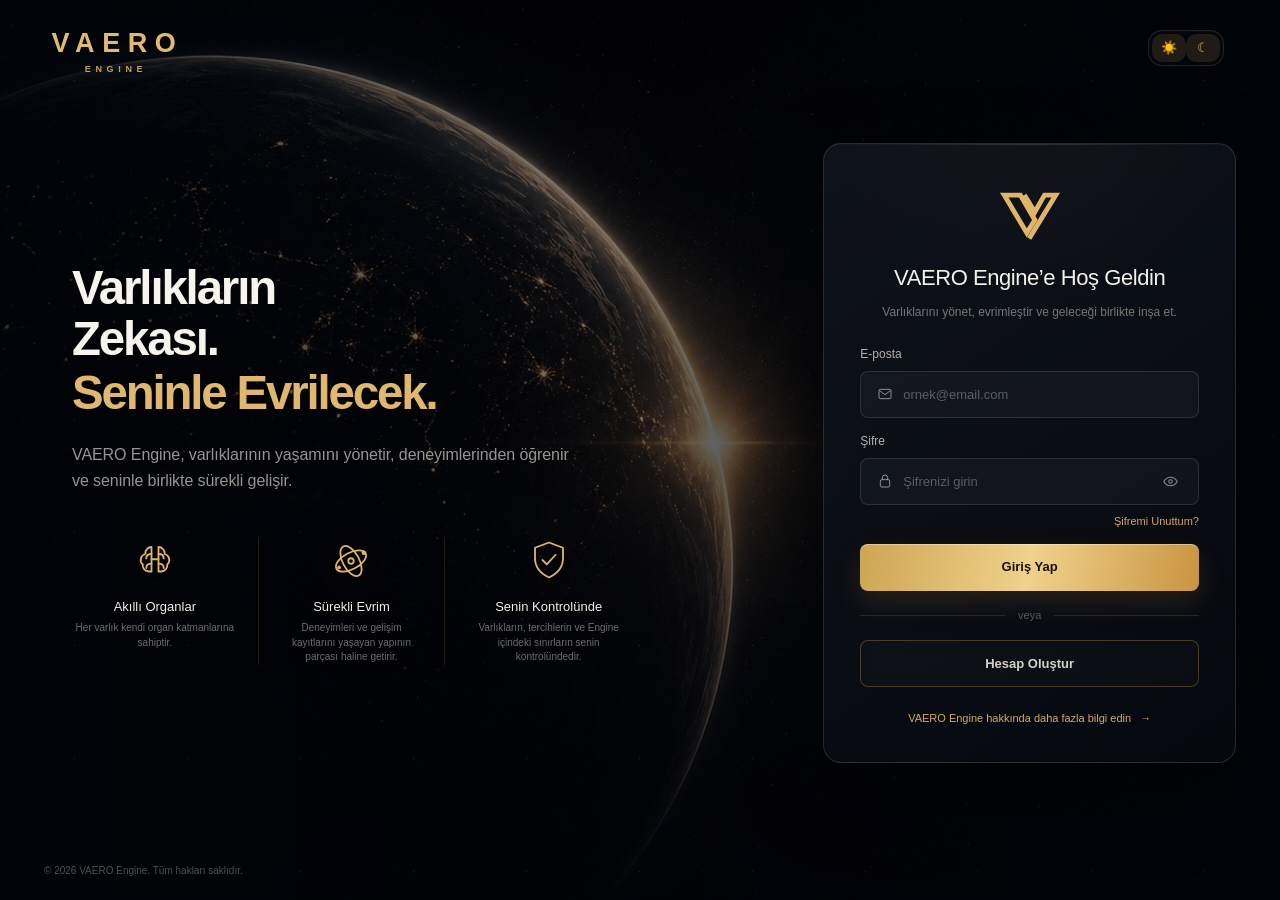
<file: index.html>
<!DOCTYPE html>
<html lang="tr">

<head>

<meta charset="UTF-8">

<meta
    name="viewport"
    content="width=device-width, initial-scale=1.0, maximum-scale=1.0, user-scalable=no"
>

<title>VAERO Engine</title>

<link
    rel="stylesheet"
    href="css/core.css"
>

<link
    rel="stylesheet"
    href="css/layout.css"
>

<link
    rel="stylesheet"
    href="css/components.css?v=build-003"
>

<link
    rel="stylesheet"
    href="css/navigation.css?v=build-003"
>

<link
    rel="stylesheet"
    href="css/engine-home.css?v=build-002"
>

<link
    rel="stylesheet"
    href="css/vaero-app.css?v=build-003"
>

<link
    rel="stylesheet"
    href="css/applications.css?v=build-001"
>

<link
    rel="stylesheet"
    href="css/modal.css"
>

<link
    rel="stylesheet"
    href="css/brain.css"
>

<link
    rel="stylesheet"
    href="css/welcome-screen.css?v=build-029"
>

<link
    rel="stylesheet"
    href="css/welcome-reference.css?v=build-033"
>

<link
    rel="stylesheet"
    href="css/discovery.css?v=build-030"
>

<link
    rel="stylesheet"
    href="css/entity-apps.css?v=build-001"
>

<link
    rel="stylesheet"
    href="css/notifications.css?v=build-001"
>

<!-- ======================================================
     FINAL VISUAL AUTHORITY
     ====================================================== -->

<link
    rel="stylesheet"
    href="css/engine-ui.css?v=build-001"
>

</head>

<body>

<script>
(() => {

    console.clear();

    console.log(
        "🚀 ===== VAERO DEBUG MODE ====="
    );

    window.onerror = (
        message,
        source,
        line,
        column,
        error
    ) => {

        console.group(
            "❌ JAVASCRIPT ERROR"
        );

        console.log(
            "Message :",
            message
        );

        console.log(
            "File    :",
            source
        );

        console.log(
            "Line    :",
            line
        );

        console.log(
            "Column  :",
            column
        );

        console.log(
            "Stack   :",
            error
                ? error.stack
                : "No stack"
        );

        console.groupEnd();

    };

    window.addEventListener(
        "unhandledrejection",
        event => {

            console.group(
                "❌ PROMISE ERROR"
            );

            console.log(
                event.reason
            );

            console.groupEnd();

        }
    );

    window.addEventListener(
        "error",
        event => {

            if(
                event.target !==
                    window
            ){

                console.group(
                    "❌ RESOURCE ERROR"
                );

                console.log(
                    "Element :",
                    event.target.tagName
                );

                console.log(
                    "Source  :",
                    event.target.src ||
                    event.target.href
                );

                console.groupEnd();

            }

        },
        true
    );

    console.log(
        "✅ Debug sistemi hazır."
    );

})();
</script>


<div id="engine"></div>


<!-- ======================================================
     VAERO CORE
     ====================================================== -->

<script
    src="js/build.js?v=build-009"
></script>

<script
    src="js/core.js"
></script>

<script
    src="js/core/events.js"
></script>

<script
    src="js/dna.js"
></script>

<script
    src="js/kernel.js"
></script>

<script
    src="js/entity.js"
></script>

<script
    src="js/entity-manager.js"
></script>


<!-- ======================================================
     IDENTITY
     ====================================================== -->

<script
    src="js/identity.js"
></script>

<script
    src="js/profile.js"
></script>


<!-- ======================================================
     UNIVERSE / WORLD
     ====================================================== -->

<script
    src="js/bridge.js"
></script>

<script
    src="js/graph.js"
></script>

<script
    src="js/universe.js"
></script>

<script
    src="js/world.js"
></script>

<script
    src="js/runtime.js"
></script>


<!-- ======================================================
     ENTITY ORGANS
     ====================================================== -->

<script
    src="js/organ.js"
></script>

<script
    src="js/memory.js"
></script>

<script
    src="js/timeline.js"
></script>

<script
    src="js/guardian.js"
></script>


<!-- ======================================================
     ENGINE DATA AUTHORITY
     ====================================================== -->

<script
    src="js/data.js?v=build-001"
></script>


<!-- ======================================================
     ENGINE PAYMENT AUTHORITY
     ====================================================== -->

<script
    src="js/payment.js?v=build-002"
></script>

<script
    src="js/evolution.js?v=build-026"
></script>

<script
    src="js/organ-status.js"
></script>


<!-- ======================================================
     BRAIN FOUNDATION
     ====================================================== -->

<script
    src="js/brain-intent.js?v=build-009"
></script>

<script
    src="js/brain-action-policy.js?v=build-024"
></script>

<script
    src="js/brain-context.js"
></script>

<script
    src="js/brain-memory.js?v=build-001"
></script>

    <script
    src="js/brain-intelligence.js?v=build-002"
></script>

<script
    src="js/brain-core.js?v=build-001"
></script>

<script
    src="js/brain-actions.js?v=build-001"
></script>

<script
    src="js/brain.js?v=build-009"
></script>

<script
    src="js/brain-awareness.js"
></script>

<script
    src="js/brain-provider.js"
></script>

<script
    src="js/brain-service.js"
></script>

<script
    src="js/brain-skills.js"
></script>

<script
    src="js/brain-mode.js"
></script>


<!-- ======================================================
     UI FOUNDATION
     ====================================================== -->

<script
    src="js/components.js?v=build-030"
></script>

<script
    src="js/theme.js"
></script>

<script
    src="js/ui-kit.js"
></script>

<script
    src="js/app-registry.js"
></script>

<script
    src="js/engine-session.js?v=build-001"
></script>

<script
    src="js/interaction.js?v=build-001"
></script>


<!-- ======================================================
     ENGINE APPLICATIONS
     ====================================================== -->

<!--
    VAERO, VAERO Engine içinde yaşayan resmi
    first-party uygulamadır.

    Ürün, atmosfer, Vision ve Care etkileşimlerini taşır.

    Ödeme altyapısının otoritesi uygulamaya değil
    VAERO Engine Payment System'e aittir.
-->

<script
    src="js/apps/vaero-app.js?v=build-003"
></script>

<script
    src="js/apps/vaero-payment-adapter.js?v=build-002"
></script>

<script
    src="js/apps/vaero-payment-controller.js?v=build-002"
></script>

<script
    src="js/apps/applications-app.js?v=build-001"
></script>

<script
    src="js/apps/profile-app.js?v=build-014"
></script>

<script
    src="js/apps/organs-app.js"
></script>

<script
    src="js/apps/identity-app.js"
></script>

<script
    src="js/apps/timeline-app.js"
></script>

<script
    src="js/apps/memory-app.js"
></script>

<script
    src="js/apps/evolution-app.js"
></script>

<script
    src="js/apps/bridge-app.js"
></script>

<script
    src="js/apps/settings-app.js"
></script>

<script
    src="js/apps/brain-app.js"
></script>

<script
    src="js/apps/discovery-app.js?v=build-028"
></script>

<script
    src="js/apps/welcome-app.js?v=build-032"
></script>


<!-- ======================================================
     ACTION BRIDGE
     ====================================================== -->

<!--
    Actions uygulamalar yüklendikten sonra başlatılır.

    actions-v2.js ana giriş noktasıdır.
    actions-brain.js Brain işlemlerinin genişletilmiş
    devam katmanıdır.
-->

<script
    src="js/actions-v2.js?v=build-032"
></script>

<script
    src="js/actions-brain.js?v=build-001"
></script>

<script
    src="js/notifications.js?v=build-001"
></script>


<!-- ======================================================
     RENDER / ENGINE
     ====================================================== -->

<script
    src="js/renderer.js?v=build-029"
></script>

<script
    src="js/engine.js?v=build-029"
></script>


<!-- ======================================================
     ENGINE START
     ====================================================== -->

<script>

document.addEventListener(
    "DOMContentLoaded",
    () => {

        const discoveryCompleted =
            localStorage.getItem(
                "vaero:discovery:completed"
            ) ===
            "true";


        const welcomeCompleted =
            localStorage.getItem(
                "vaero:welcome:completed:v2"
            ) ===
            "true";


        if(
            window.Engine &&
            typeof window.Engine.start ===
                "function"
        ){

            window.Engine.start();

        }

    }
);

</script>

</body>

</html>
</file>
<file: css/core.css>
/* =========================================================
   VAERO ENGINE — CORE
   GLOBAL TOKENS / RESET / FOUNDATION
   FINAL CONSOLIDATED EDITION
========================================================= */


/* =========================================================
   01. CORE TOKENS
========================================================= */

:root{
    color-scheme:dark;

    /* -----------------------------------------------------
       BASE
    ----------------------------------------------------- */

    --bg:#06101b;
    --bg-deep:#030a12;

    --surface:#0f1926;
    --surface-2:#162434;
    --surface-3:#1d2d40;


    /* -----------------------------------------------------
       BRAND
    ----------------------------------------------------- */

    --gold:#e6d7b0;
    --gold-soft:#f2e2bb;

    --blue:#72b7f2;
    --green:#6ee7a8;

    --warning:#d6a84c;
    --danger:#d46f72;


    /* -----------------------------------------------------
       TEXT
    ----------------------------------------------------- */

    --text:#f5f1e9;

    --muted:
        rgba(
            245,
            241,
            233,
            .64
        );

    --muted-soft:
        rgba(
            245,
            241,
            233,
            .42
        );

    --muted-faint:
        rgba(
            245,
            241,
            233,
            .26
        );


    /* -----------------------------------------------------
       BORDER
    ----------------------------------------------------- */

    --border-soft:
        rgba(
            255,
            255,
            255,
            .065
        );

    --border-strong:
        rgba(
            255,
            255,
            255,
            .13
        );


    /* -----------------------------------------------------
       RADIUS
    ----------------------------------------------------- */

    --radius-xs:10px;
    --radius-sm:13px;
    --radius-md:18px;
    --radius-lg:24px;
    --radius-xl:30px;


    /* -----------------------------------------------------
       SHADOW
    ----------------------------------------------------- */

    --shadow:
        0
        18px
        48px
        rgba(
            0,
            0,
            0,
            .3
        );

    --shadow-soft:
        0
        12px
        34px
        rgba(
            0,
            0,
            0,
            .2
        );

    --shadow-deep:
        0
        28px
        80px
        rgba(
            0,
            0,
            0,
            .42
        );


    /* -----------------------------------------------------
       TRANSITION
    ----------------------------------------------------- */

    --transition:
        .22s
        cubic-bezier(
            .2,
            .8,
            .2,
            1
        );

    --transition-fast:
        .16s
        cubic-bezier(
            .2,
            .8,
            .2,
            1
        );


    /* -----------------------------------------------------
       SAFE AREA
    ----------------------------------------------------- */

    --safe-top:
        env(
            safe-area-inset-top,
            0px
        );

    --safe-right:
        env(
            safe-area-inset-right,
            0px
        );

    --safe-bottom:
        env(
            safe-area-inset-bottom,
            0px
        );

    --safe-left:
        env(
            safe-area-inset-left,
            0px
        );
}


/* =========================================================
   02. GLOBAL RESET
========================================================= */

*,
*::before,
*::after{
    box-sizing:border-box;
}


/* =========================================================
   03. DOCUMENT ROOT
========================================================= */

html{
    width:100%;
    height:100%;

    margin:0;
    padding:0;

    background:
        var(--bg-deep);

    overflow:hidden;

    overscroll-behavior:none;

    -webkit-text-size-adjust:100%;
    text-size-adjust:100%;

    -webkit-tap-highlight-color:
        transparent;
}


/* =========================================================
   04. BODY
========================================================= */

body{
    width:100%;
    height:100%;

    min-width:0;
    min-height:0;

    margin:0;
    padding:0;

    overflow:hidden;

    overscroll-behavior:none;

    background:
        radial-gradient(
            circle at 50% 0%,
            rgba(63,124,175,.025),
            transparent 34%
        ),
        var(--bg);

    color:
        var(--text);

    font-family:
        Inter,
        -apple-system,
        BlinkMacSystemFont,
        "SF Pro Display",
        "SF Pro Text",
        "Segoe UI",
        Arial,
        sans-serif;

    font-size:14px;
    font-weight:400;

    line-height:1.4;

    text-rendering:optimizeLegibility;

    -webkit-font-smoothing:
        antialiased;

    -moz-osx-font-smoothing:
        grayscale;
}


/* =========================================================
   05. TEXT
========================================================= */

h1,
h2,
h3,
h4,
h5,
h6,
p{
    margin:0;
}

h1,
h2,
h3,
h4,
h5,
h6{
    color:
        var(--text);

    font-family:inherit;
}

p{
    color:
        var(--muted);
}


/* =========================================================
   06. TEXT SAFETY
========================================================= */

h1,
h2,
h3,
h4,
h5,
h6,
p,
span,
strong,
small,
label{
    overflow-wrap:break-word;
}


/* =========================================================
   07. INTERACTIVE ELEMENTS
========================================================= */

button,
input,
textarea,
select{
    font:inherit;
}

button{
    margin:0;

    border:0;

    color:inherit;

    -webkit-tap-highlight-color:
        transparent;
}

button:not(:disabled){
    cursor:pointer;
}

button:disabled{
    cursor:not-allowed;

    opacity:.46;
}

input,
textarea,
select{
    min-width:0;

    color:
        var(--text);
}

input::placeholder,
textarea::placeholder{
    color:
        var(--muted-soft);
}

textarea{
    font-family:inherit;
}

select{
    color-scheme:dark;
}


/* =========================================================
   08. REMOVE NATIVE MOBILE APPEARANCE
========================================================= */

button,
input,
textarea,
select{
    -webkit-appearance:none;
    appearance:none;
}


/* =========================================================
   09. LINKS
========================================================= */

a{
    color:inherit;

    text-decoration:none;

    -webkit-tap-highlight-color:
        transparent;
}


/* =========================================================
   10. MEDIA
========================================================= */

img,
svg,
video,
canvas,
picture{
    display:block;

    max-width:100%;
}

img,
video{
    height:auto;
}


/* =========================================================
   11. SVG
========================================================= */

svg{
    flex:
        0
        0
        auto;
}


/* =========================================================
   12. TABLE
========================================================= */

table{
    border-collapse:collapse;
    border-spacing:0;
}


/* =========================================================
   13. FORM SAFETY
========================================================= */

input,
textarea,
button,
select{
    max-width:100%;
}

input,
textarea{
    caret-color:
        var(--gold-soft);
}


/* =========================================================
   14. ACCESSIBILITY
========================================================= */

:focus{
    outline:none;
}

:focus-visible{
    outline:
        2px solid
        rgba(
            232,
            201,
            135,
            .72
        );

    outline-offset:2px;
}


/* =========================================================
   15. EYEBROW
========================================================= */

.eyebrow{
    margin-bottom:10px;

    color:
        var(--gold);

    font-size:8px;
    font-weight:750;

    line-height:1;

    letter-spacing:.17em;

    text-transform:uppercase;
}


/* =========================================================
   16. SELECTION
========================================================= */

::selection{
    background:
        rgba(
            230,
            199,
            141,
            .22
        );

    color:#fff;
}


/* =========================================================
   17. SCROLLBAR FOUNDATION
========================================================= */

*{
    scrollbar-color:
        rgba(
            255,
            255,
            255,
            .11
        )
        transparent;
}

*::-webkit-scrollbar{
    width:5px;
    height:5px;
}

*::-webkit-scrollbar-track{
    background:transparent;
}

*::-webkit-scrollbar-thumb{
    border-radius:999px;

    background:
        rgba(
            255,
            255,
            255,
            .1
        );
}


/* =========================================================
   18. HIDDEN ATTRIBUTE
========================================================= */

[hidden]{
    display:none !important;
}


/* =========================================================
   19. DISABLED INTERACTION SAFETY
========================================================= */

button:disabled,
input:disabled,
textarea:disabled,
select:disabled{
    pointer-events:none;
}


/* =========================================================
   20. TOUCH TARGET BEHAVIOUR
========================================================= */

button,
a,
input,
textarea,
select{
    touch-action:manipulation;
}


/* =========================================================
   21. DESKTOP
========================================================= */

@media (min-width:1000px){

    body{
        font-size:13px;
    }

}


/* =========================================================
   22. MOBILE
========================================================= */

@media (max-width:600px){

    body{
        font-size:12px;
    }

    input,
    textarea,
    select{
        /*
           Prevent iOS Safari automatic zoom
           when focusing form fields.
        */
        font-size:16px;
    }

    .eyebrow{
        margin-bottom:7px;

        font-size:7px;
    }

}


/* =========================================================
   23. SMALL PHONE
========================================================= */

@media (max-width:390px){

    body{
        font-size:11px;
    }

}


/* =========================================================
   24. TOUCH DEVICES
========================================================= */

@media (hover:none){

    button,
    a{
        -webkit-user-select:none;
        user-select:none;
    }

}


/* =========================================================
   25. HIGH CONTRAST
========================================================= */

@media (prefers-contrast:more){

    :root{
        --border-soft:
            rgba(
                255,
                255,
                255,
                .12
            );

        --border-strong:
            rgba(
                255,
                255,
                255,
                .2
            );

        --muted:
            rgba(
                245,
                241,
                233,
                .76
            );
    }

}


/* =========================================================
   26. REDUCED MOTION
========================================================= */

@media (prefers-reduced-motion:reduce){

    html{
        scroll-behavior:auto;
    }

    *,
    *::before,
    *::after{
        animation-duration:
            .01ms !important;

        animation-iteration-count:
            1 !important;

        transition-duration:
            .01ms !important;

        scroll-behavior:
            auto !important;
    }

}


/* =========================================================
   27. IOS VIEWPORT FOUNDATION
========================================================= */

@supports (-webkit-touch-callout:none){

    html,
    body{
        min-height:
            -webkit-fill-available;
    }

}


/* =========================================================
   28. DYNAMIC VIEWPORT FOUNDATION
========================================================= */

@supports (height:100dvh){

    html,
    body{
        height:100dvh;
    }

}


/* =========================================================
   29. FINAL GLOBAL SAFETY
========================================================= */

html,
body{
    max-width:100%;

    overscroll-behavior:none;
}

body{
    isolation:isolate;
}


/* =========================================================
   END — VAERO ENGINE CORE
========================================================= */
</file>
<file: css/layout.css>
/* =========================================================
   VAERO ENGINE — GLOBAL VIEWPORT SHELL
   PREMIUM SYSTEM GEOMETRY
   Stable Desktop + Mobile + Safe Area Architecture
========================================================= */


/* =========================================================
   01. ROOT VIEWPORT
========================================================= */

html{
    width:100%;
    height:100%;
    min-height:100%;
    max-width:100%;

    margin:0;
    padding:0;

    overflow:hidden;

    background:#050c14;

    overscroll-behavior:none;

    -webkit-text-size-adjust:100%;
    text-size-adjust:100%;
}


/* =========================================================
   BODY VIEWPORT
========================================================= */

body{
    position:fixed;

    inset:0;

    width:100%;
    height:100%;
    min-height:100%;
    max-width:100%;

    margin:0;
    padding:0;

    overflow:hidden;

    display:flex;

    align-items:stretch;
    justify-content:center;

    background:
        radial-gradient(
            circle at 50% -10%,
            rgba(34,69,101,.92) 0%,
            rgba(10,24,38,.985) 39%,
            rgba(5,12,20,1) 100%
        );

    color:
        var(
            --text,
            #f5f5f2
        );

    touch-action:manipulation;

    overscroll-behavior:none;

    -webkit-overflow-scrolling:auto;

    -webkit-font-smoothing:antialiased;
    -moz-osx-font-smoothing:grayscale;

    text-rendering:optimizeLegibility;
}


/* =========================================================
   GLOBAL BOX MODEL
========================================================= */

*,
*::before,
*::after{
    box-sizing:border-box;
}


/* =========================================================
   GLOBAL MEDIA SAFETY
========================================================= */

img,
svg,
video,
canvas,
picture{
    max-width:100%;
}

img,
video,
canvas{
    height:auto;
}


/* =========================================================
   ENGINE ROOT
========================================================= */

#engine{
    position:relative;

    isolation:isolate;

    width:100%;
    height:100%;

    min-width:0;
    min-height:0;

    max-width:1440px;

    margin:0 auto;

    padding:
        14px
        16px
        12px;

    display:flex;

    flex-direction:column;

    overflow:hidden;

    contain:
        layout
        paint;
}


/* =========================================================
   ENGINE BACKDROP
========================================================= */

#engine::before{
    content:"";

    position:absolute;

    inset:0;

    z-index:-2;

    pointer-events:none;

    background:
        radial-gradient(
            circle at 78% 9%,
            rgba(73,135,190,.035),
            transparent 27%
        ),

        radial-gradient(
            circle at 18% 64%,
            rgba(194,151,81,.018),
            transparent 31%
        );
}

#engine::after{
    content:"";

    position:absolute;

    top:-160px;
    left:50%;

    z-index:-1;

    width:min(780px,76vw);
    height:330px;

    transform:
        translateX(-50%);

    pointer-events:none;

    border-radius:50%;

    background:
        rgba(55,116,168,.025);

    filter:blur(70px);
}


/* =========================================================
   MAIN ENGINE SHELL
========================================================= */

.vaero-shell{
    position:relative;

    width:100%;
    height:100%;

    min-width:0;
    min-height:0;

    flex:
        1
        1
        auto;

    display:flex;

    flex-direction:column;

    overflow:hidden;

    isolation:isolate;
}


/* =========================================================
   CURRENT SCREEN
========================================================= */

.engine-screen{
    position:relative;

    width:100%;
    height:100%;

    min-width:0;
    min-height:0;

    flex:
        1
        1
        auto;

    display:block;

    overflow:hidden;

    overscroll-behavior:none;
}


/* =========================================================
   PAGE GEOMETRY
========================================================= */

.engine-page,
.vaero-engine-home,
.applications-app{
    position:relative;

    width:100%;
    height:100%;

    min-width:0;
    min-height:0;

    max-width:100%;

    overflow:hidden;
}


/* =========================================================
   ENGINE PAGE
========================================================= */

.engine-page{
    display:flex;

    flex-direction:column;
}


/* =========================================================
   GENERIC SECTION
========================================================= */

.section{
    position:relative;

    width:100%;
    height:auto;

    max-width:100%;

    min-width:0;
    min-height:0;

    padding:20px;

    overflow:hidden;

    border:
        1px solid
        rgba(255,255,255,.055);

    border-radius:21px;

    background:
        linear-gradient(
            180deg,
            rgba(17,28,42,.9),
            rgba(9,17,28,.94)
        );

    box-shadow:
        inset
        0
        1px
        0
        rgba(255,255,255,.018),

        0
        18px
        48px
        rgba(0,0,0,.2);

    backdrop-filter:blur(16px);
    -webkit-backdrop-filter:blur(16px);
}


/* =========================================================
   SECTION INNER SAFETY
========================================================= */

.section > *{
    min-width:0;
}


/* =========================================================
   INTERNAL SCROLL ARCHITECTURE
========================================================= */

.engine-scroll,
.app-scroll,
.panel-scroll{
    position:relative;

    width:100%;

    min-width:0;
    min-height:0;

    overflow-x:hidden;
    overflow-y:auto;

    overscroll-behavior-x:none;
    overscroll-behavior-y:contain;

    -webkit-overflow-scrolling:touch;

    scrollbar-width:thin;

    scrollbar-color:
        rgba(255,255,255,.12)
        transparent;
}


/* =========================================================
   INTERNAL SCROLLBAR — WEBKIT
========================================================= */

.engine-scroll::-webkit-scrollbar,
.app-scroll::-webkit-scrollbar,
.panel-scroll::-webkit-scrollbar{
    width:5px;
    height:5px;
}

.engine-scroll::-webkit-scrollbar-track,
.app-scroll::-webkit-scrollbar-track,
.panel-scroll::-webkit-scrollbar-track{
    background:transparent;
}

.engine-scroll::-webkit-scrollbar-thumb,
.app-scroll::-webkit-scrollbar-thumb,
.panel-scroll::-webkit-scrollbar-thumb{
    border-radius:999px;

    background:
        rgba(255,255,255,.1);
}

.engine-scroll::-webkit-scrollbar-thumb:hover,
.app-scroll::-webkit-scrollbar-thumb:hover,
.panel-scroll::-webkit-scrollbar-thumb:hover{
    background:
        rgba(255,255,255,.16);
}


/* =========================================================
   HIDDEN SCROLLBAR UTILITY
========================================================= */

.scroll-hidden{
    scrollbar-width:none;
}

.scroll-hidden::-webkit-scrollbar{
    display:none;
}


/* =========================================================
   FLEX / GRID OVERFLOW SAFETY
========================================================= */

.vaero-shell,
.engine-screen,
.engine-page,
.engine-scroll,
.app-scroll,
.panel-scroll,
.section{
    min-width:0;
    min-height:0;
}


/* =========================================================
   TEXT OVERFLOW SAFETY
========================================================= */

.engine-screen h1,
.engine-screen h2,
.engine-screen h3,
.engine-screen h4,
.engine-screen p,
.engine-screen span,
.engine-screen strong,
.engine-screen small{
    min-width:0;
}


/* =========================================================
   FORM ELEMENTS
========================================================= */

input,
textarea,
select,
button{
    font-family:inherit;
}

input,
textarea,
select{
    max-width:100%;

    font-size:16px !important;
}

textarea{
    resize:vertical;
}

button{
    -webkit-tap-highlight-color:transparent;
}

button,
input,
select,
textarea{
    outline-offset:2px;
}


/* =========================================================
   BUTTON BASE SAFETY
========================================================= */

button{
    max-width:100%;

    border-radius:inherit;
}


/* =========================================================
   LINKS
========================================================= */

a{
    color:inherit;

    -webkit-tap-highlight-color:transparent;
}


/* =========================================================
   SELECTION
========================================================= */

::selection{
    color:#f8f5ef;

    background:
        rgba(198,158,91,.25);
}


/* =========================================================
   DESKTOP
========================================================= */

@media (min-width:1000px){

    #engine{
        max-width:1360px;

        padding:
            18px
            22px
            14px;
    }

}


/* =========================================================
   LARGE DESKTOP
========================================================= */

@media (min-width:1500px){

    #engine{
        max-width:1480px;

        padding:
            20px
            24px
            15px;
    }

}


/* =========================================================
   ULTRA WIDE
========================================================= */

@media (min-width:1800px){

    #engine{
        max-width:1540px;
    }

}


/* =========================================================
   TABLET
========================================================= */

@media (max-width:900px){

    #engine{
        padding:
            10px
            10px
            8px;
    }

    .section{
        padding:17px;

        border-radius:19px;
    }

}


/* =========================================================
   MOBILE
========================================================= */

@media (max-width:600px){

    html,
    body{
        width:100%;
        height:100%;

        min-width:100%;
        min-height:100%;

        overflow:hidden;
    }

    body{
        position:fixed;

        inset:0;
    }

    #engine{
        width:100%;
        height:100%;

        min-height:0;

        max-width:none;

        padding:
            max(
                5px,
                env(
                    safe-area-inset-top,
                    0px
                )
            )
            7px
            max(
                5px,
                env(
                    safe-area-inset-bottom,
                    0px
                )
            );
    }

    .vaero-shell{
        width:100%;
        height:100%;

        min-height:0;
    }

    .engine-screen{
        width:100%;
        height:100%;

        min-height:0;

        flex:
            1
            1
            auto;
    }

    .engine-page,
    .vaero-engine-home,
    .applications-app{
        height:100%;
    }

    .section{
        padding:14px;

        border-radius:17px;
    }

    .engine-scroll,
    .app-scroll,
    .panel-scroll{
        scrollbar-width:none;
    }

    .engine-scroll::-webkit-scrollbar,
    .app-scroll::-webkit-scrollbar,
    .panel-scroll::-webkit-scrollbar{
        display:none;
    }

}


/* =========================================================
   VERY SMALL PHONES
========================================================= */

@media (max-width:390px){

    #engine{
        padding-left:5px;
        padding-right:5px;
    }

    .section{
        padding:12px;

        border-radius:15px;
    }

}


/* =========================================================
   EXTRA SMALL PHONES
========================================================= */

@media (max-width:350px){

    #engine{
        padding-left:4px;
        padding-right:4px;
    }

    .section{
        padding:10px;

        border-radius:14px;
    }

}


/* =========================================================
   SHORT VIEWPORTS
========================================================= */

@media (max-height:720px){

    #engine{
        padding-top:6px;
        padding-bottom:6px;
    }

    .section{
        padding-top:13px;
        padding-bottom:13px;
    }

}


/* =========================================================
   VERY SHORT VIEWPORTS
========================================================= */

@media (max-height:620px){

    #engine{
        padding-top:4px;
        padding-bottom:4px;
    }

    .section{
        padding-top:10px;
        padding-bottom:10px;
    }

}


/* =========================================================
   LANDSCAPE MOBILE
========================================================= */

@media
(
    max-height:520px
)
and
(
    orientation:landscape
){

    #engine{
        padding:
            4px
            max(
                8px,
                env(
                    safe-area-inset-right,
                    0px
                )
            )
            4px
            max(
                8px,
                env(
                    safe-area-inset-left,
                    0px
                )
            );
    }

    .section{
        padding:10px;

        border-radius:15px;
    }

}


/* =========================================================
   TOUCH DEVICES
========================================================= */

@media (hover:none){

    .engine-scroll,
    .app-scroll,
    .panel-scroll{
        scrollbar-width:none;
    }

    .engine-scroll::-webkit-scrollbar,
    .app-scroll::-webkit-scrollbar,
    .panel-scroll::-webkit-scrollbar{
        display:none;
    }

}


/* =========================================================
   REDUCED MOTION / ACCESSIBILITY
========================================================= */

@media (prefers-reduced-motion:reduce){

    html{
        scroll-behavior:auto;
    }

    *,
    *::before,
    *::after{
        scroll-behavior:auto !important;
    }

}


/* =========================================================
   HIGH CONTRAST SUPPORT
========================================================= */

@media (prefers-contrast:more){

    .section{
        border-color:
            rgba(255,255,255,.13);
    }

}


/* =========================================================
   IOS / SAFARI VIEWPORT STABILITY
========================================================= */

@supports (-webkit-touch-callout:none){

    html,
    body,
    #engine{
        height:100%;
    }

    body{
        min-height:
            -webkit-fill-available;
    }

    #engine{
        min-height:
            -webkit-fill-available;
    }

}


/* =========================================================
   MODERN DYNAMIC VIEWPORT
========================================================= */

@supports (height:100dvh){

    body{
        height:100dvh;
    }

    #engine{
        height:100dvh;
    }

}


/* =========================================================
   VIEWPORT FINAL SAFETY
   ---------------------------------------------------------
   Document itself never scrolls.
   Screen always remains inside Engine.
   Only designated inner areas may scroll.
========================================================= */

html,
body,
#engine,
.vaero-shell,
.engine-screen{
    overflow:hidden;
}

#engine,
.vaero-shell,
.engine-screen,
.engine-page{
    min-height:0;
}

.engine-scroll,
.app-scroll,
.panel-scroll{
    max-height:100%;
}


/* =========================================================
   END — VAERO ENGINE GLOBAL LAYOUT
========================================================= */
</file>
<file: css/components.css>
/* =========================================================
   VAERO ENGINE — SHARED COMPONENT SYSTEM
   Premium Engine Surfaces / Responsive Interaction Layer

   Home UI authority:
   engine-home.css
========================================================= */


/* =========================================================
   COMPONENT TOKENS
========================================================= */

:root{

    --component-radius-xs:10px;
    --component-radius-sm:14px;
    --component-radius-md:18px;
    --component-radius-lg:22px;
    --component-radius-xl:28px;

    --component-surface:
        rgba(255,255,255,.032);

    --component-surface-hover:
        rgba(255,255,255,.052);

    --component-surface-strong:
        rgba(255,255,255,.067);

    --component-border:
        rgba(255,255,255,.075);

    --component-border-hover:
        rgba(230,199,141,.22);

    --component-gold:
        var(--gold-soft);

    --component-gold-glow:
        rgba(214,177,103,.11);

    --component-blue-glow:
        rgba(72,151,217,.11);

    --component-shadow:
        0 18px 50px rgba(0,0,0,.14);

    --component-shadow-hover:
        0 22px 58px rgba(0,0,0,.19);

    --component-inner-highlight:
        inset 0 1px 0 rgba(255,255,255,.035);

    --component-focus:
        0 0 0 3px rgba(230,199,141,.09);

}


/* =========================================================
   SHARED BUTTONS
========================================================= */

.primary-btn,
.secondary-btn{
    position:relative;

    min-width:0;
    min-height:40px;

    padding:0 16px;

    display:inline-flex;
    align-items:center;
    justify-content:center;

    gap:7px;

    border-radius:999px;

    font:inherit;
    font-size:11px;
    font-weight:700;
    line-height:1;

    letter-spacing:.01em;

    white-space:nowrap;

    -webkit-tap-highlight-color:transparent;

    cursor:pointer;

    user-select:none;

    transition:
        transform var(--transition),
        border-color var(--transition),
        background var(--transition),
        color var(--transition),
        box-shadow var(--transition),
        opacity var(--transition);
}

.primary-btn{
    border:
        1px solid
        rgba(243,225,184,.39);

    background:
        linear-gradient(
            115deg,
            #b98943 0%,
            #e5c987 46%,
            #f2dda5 58%,
            #b9873f 100%
        );

    color:#08111c;

    text-shadow:
        0 1px 0
        rgba(255,255,255,.22);

    box-shadow:
        inset 0 1px 0
        rgba(255,255,255,.42),
        inset 0 -1px 0
        rgba(70,42,7,.11),
        0 9px 24px
        rgba(199,157,76,.12);
}

.secondary-btn{
    border:
        1px solid
        var(--component-border);

    background:
        linear-gradient(
            180deg,
            rgba(255,255,255,.038),
            rgba(255,255,255,.018)
        );

    color:rgba(247,248,251,.88);

    box-shadow:
        var(--component-inner-highlight);
}

.primary-btn:hover{
    transform:
        translateY(-1px);

    box-shadow:
        inset 0 1px 0
        rgba(255,255,255,.48),
        inset 0 -1px 0
        rgba(70,42,7,.12),
        0 13px 30px
        rgba(199,157,76,.18);
}

.secondary-btn:hover{
    transform:
        translateY(-1px);

    border-color:
        rgba(230,199,141,.19);

    background:
        linear-gradient(
            180deg,
            rgba(255,255,255,.055),
            rgba(255,255,255,.027)
        );

    color:#fff;

    box-shadow:
        var(--component-inner-highlight),
        0 10px 28px
        rgba(0,0,0,.1);
}

.primary-btn:active,
.secondary-btn:active{
    transform:
        translateY(0)
        scale(.985);
}

.primary-btn:focus-visible,
.secondary-btn:focus-visible{
    outline:none;

    box-shadow:
        var(--component-focus);
}

.primary-btn:disabled,
.secondary-btn:disabled{
    opacity:.38;

    cursor:not-allowed;

    pointer-events:none;

    transform:none;

    box-shadow:none;
}


/* =========================================================
   GENERIC CARD / GRID
========================================================= */

.card{
    position:relative;

    min-width:0;

    border:
        1px solid
        var(--component-border);

    border-radius:
        var(--component-radius-md);

    background:
        linear-gradient(
            145deg,
            rgba(255,255,255,.037),
            rgba(255,255,255,.011)
        );

    box-shadow:
        var(--component-inner-highlight);

    isolation:isolate;
}

.card::before{
    content:"";

    position:absolute;

    inset:0;

    z-index:-1;

    pointer-events:none;

    border-radius:inherit;

    background:
        linear-gradient(
            115deg,
            rgba(255,255,255,.022),
            transparent 26%,
            transparent 74%,
            rgba(255,255,255,.008)
        );
}

.grid{
    display:grid;

    min-width:0;
    min-height:0;

    gap:10px;
}

.grid-2{
    grid-template-columns:
        repeat(
            2,
            minmax(0,1fr)
        );
}


/* =========================================================
   COMMON ENGINE PAGE
========================================================= */

.engine-page{
    width:100%;
    max-width:1180px;
    height:100%;

    min-width:0;
    min-height:0;

    margin:0 auto;

    display:flex;
    flex-direction:column;

    overflow:hidden;

    color:var(--text);
}


/* =========================================================
   PAGE HEADER
========================================================= */

.engine-page-header{
    flex:0 0 auto;

    min-width:0;

    display:flex;
    align-items:flex-end;
    justify-content:space-between;

    gap:20px;

    margin-bottom:16px;
}

.engine-page-header > div{
    min-width:0;
    max-width:680px;
}

.engine-page-header h1{
    max-width:100%;

    margin:5px 0 0;

    overflow:hidden;

    color:#f7f8fa;

    font-size:
        clamp(
            28px,
            3vw,
            37px
        );

    font-weight:470;

    line-height:1.02;

    letter-spacing:-.038em;

    text-overflow:ellipsis;
}

.engine-page-header p{
    max-width:590px;

    margin:8px 0 0;

    color:
        rgba(222,226,232,.53);

    font-size:11px;

    line-height:1.5;
}


/* =========================================================
   PAGE EMPTY / ERROR
========================================================= */

.engine-page-empty,
.engine-error-state{
    flex:1 1 auto;

    min-height:0;

    display:flex;
    flex-direction:column;
    align-items:flex-start;
    justify-content:center;

    padding:
        clamp(
            18px,
            3vw,
            34px
        );
}

.engine-page-empty-icon{
    width:46px;
    height:46px;

    margin-bottom:13px;

    display:grid;
    place-items:center;

    border:
        1px solid
        rgba(230,199,141,.12);

    border-radius:15px;

    background:
        rgba(230,199,141,.035);

    color:var(--gold-soft);

    font-size:23px;

    box-shadow:
        inset 0 1px 0
        rgba(255,255,255,.025);
}

.engine-page-empty h2,
.engine-error-state h1{
    margin:0;

    color:#f3f4f6;

    font-size:23px;
    font-weight:500;

    letter-spacing:-.025em;
}

.engine-page-empty p,
.engine-error-state p{
    max-width:520px;

    margin:8px 0 17px;

    color:var(--muted);

    font-size:11px;
    line-height:1.55;
}


/* =========================================================
   BACK BUTTON
========================================================= */

.engine-back-btn{
    flex:0 0 auto;

    width:max-content;

    margin:0 0 11px;
    padding:4px 0;

    display:inline-flex;
    align-items:center;

    gap:5px;

    border:0;

    background:transparent;

    color:
        rgba(245,241,233,.52);

    font:inherit;

    font-size:10px;
    font-weight:650;

    cursor:pointer;

    -webkit-tap-highlight-color:transparent;

    transition:
        color var(--transition),
        opacity var(--transition),
        transform var(--transition);
}

.engine-back-btn:hover{
    color:var(--gold-soft);

    transform:
        translateX(-1px);
}

.engine-back-btn:focus-visible{
    outline:none;

    color:var(--gold-soft);
}


/* =========================================================
   WORLDS
========================================================= */

.worlds-page{
    display:grid;

    grid-template-rows:
        auto
        minmax(0,1fr);

    gap:0;
}

.worlds-grid{
    min-height:0;

    display:grid;

    grid-template-columns:
        repeat(
            2,
            minmax(0,1fr)
        );

    grid-auto-rows:
        minmax(104px,1fr);

    gap:10px;

    overflow:auto;

    overscroll-behavior:contain;

    scrollbar-width:none;
}

.worlds-grid::-webkit-scrollbar{
    display:none;
}

.world-card{
    position:relative;

    min-width:0;
    min-height:96px;

    padding:15px 16px;

    display:flex;
    align-items:center;

    gap:14px;

    overflow:hidden;

    border:
        1px solid
        var(--component-border);

    border-radius:
        var(--component-radius-md);

    background:
        radial-gradient(
            circle at 7% 46%,
            rgba(64,145,215,.095),
            transparent 31%
        ),
        radial-gradient(
            circle at 94% 0%,
            rgba(218,181,112,.035),
            transparent 25%
        ),
        linear-gradient(
            145deg,
            rgba(255,255,255,.038),
            rgba(255,255,255,.009)
        );

    color:var(--text);

    text-align:left;

    box-shadow:
        var(--component-inner-highlight);

    cursor:pointer;

    -webkit-tap-highlight-color:transparent;

    transition:
        transform var(--transition),
        border-color var(--transition),
        background var(--transition),
        box-shadow var(--transition);
}

.world-card::after{
    content:"";

    position:absolute;

    width:92px;
    height:92px;

    top:-60px;
    right:-50px;

    border-radius:50%;

    background:
        rgba(230,199,141,.035);

    filter:blur(1px);

    pointer-events:none;

    transition:
        transform var(--transition),
        opacity var(--transition);

    opacity:.6;
}

.world-card:hover{
    transform:
        translateY(-2px);

    border-color:
        var(--component-border-hover);

    background:
        radial-gradient(
            circle at 7% 46%,
            rgba(64,145,215,.13),
            transparent 33%
        ),
        radial-gradient(
            circle at 94% 0%,
            rgba(218,181,112,.055),
            transparent 28%
        ),
        linear-gradient(
            145deg,
            rgba(255,255,255,.049),
            rgba(255,255,255,.014)
        );

    box-shadow:
        var(--component-inner-highlight),
        var(--component-shadow);
}

.world-card:hover::after{
    transform:
        scale(1.12);

    opacity:1;
}

.world-card:focus-visible{
    outline:none;

    border-color:
        rgba(230,199,141,.28);

    box-shadow:
        var(--component-focus);
}

.world-card-orbit{
    position:relative;

    width:60px;
    height:60px;

    flex:0 0 60px;

    display:grid;
    place-items:center;

    border:
        1px solid
        rgba(105,176,234,.16);

    border-radius:50%;

    background:
        radial-gradient(
            circle,
            rgba(55,128,188,.025),
            transparent 66%
        );

    box-shadow:
        inset 0 0 26px
        rgba(45,122,184,.025);
}

.world-card-orbit::before{
    content:"";

    position:absolute;

    inset:8px;

    border:
        1px solid
        rgba(230,190,125,.18);

    border-radius:50%;

    transform:
        rotate(-17deg);
}

.world-card-orbit::after{
    content:"";

    position:absolute;

    width:4px;
    height:4px;

    top:7px;
    right:15px;

    border-radius:50%;

    background:
        rgba(230,199,141,.78);

    box-shadow:
        0 0 9px
        rgba(230,199,141,.32);
}

.world-card-orbit span{
    width:27px;
    height:27px;

    border:
        1px solid
        rgba(189,221,255,.38);

    border-radius:50%;

    background:
        radial-gradient(
            circle at 33% 26%,
            #397baa 0%,
            #1d527b 24%,
            #0a2135 54%,
            #04101a 74%
        );

    box-shadow:
        0 0 18px
        rgba(89,164,224,.19),
        inset -7px -7px 12px
        rgba(0,0,0,.42);
}

.world-card-content{
    min-width:0;

    flex:1;

    display:flex;
    flex-direction:column;
}

.world-card-content small{
    margin-bottom:5px;

    color:
        rgba(230,199,141,.78);

    font-size:7px;
    font-weight:780;

    letter-spacing:.145em;

    text-transform:uppercase;
}

.world-card-content strong{
    max-width:100%;

    overflow:hidden;

    color:#f2f4f6;

    font-size:15px;
    font-weight:560;

    letter-spacing:-.015em;

    text-overflow:ellipsis;
    white-space:nowrap;
}

.world-card-content > span{
    max-width:100%;

    margin-top:5px;

    overflow:hidden;

    color:var(--muted);

    font-size:9px;

    text-overflow:ellipsis;
    white-space:nowrap;
}

.world-card-arrow{
    flex:0 0 auto;

    margin-left:auto;

    color:
        rgba(230,199,141,.62);

    font-size:15px;

    transition:
        transform var(--transition),
        color var(--transition);
}

.world-card:hover .world-card-arrow{
    transform:
        translateX(2px);

    color:var(--gold-soft);
}


/* =========================================================
   CREATE WORLD
========================================================= */

.create-page{
    display:grid;

    grid-template-rows:
        auto
        minmax(0,1fr);

    gap:0;
}

.create-layout{
    min-height:0;

    display:grid;

    grid-template-columns:
        minmax(0,1fr)
        minmax(270px,34%);

    gap:12px;

    overflow:hidden;
}

.create-world-form,
.entity-create-form{
    min-width:0;
    min-height:0;

    padding:20px;

    overflow:auto;

    overscroll-behavior:contain;

    scrollbar-width:none;
}

.create-world-form::-webkit-scrollbar,
.entity-create-form::-webkit-scrollbar{
    display:none;
}

.engine-field{
    display:flex;
    flex-direction:column;

    gap:7px;

    margin-top:12px;
}

.engine-field:first-of-type{
    margin-top:0;
}

.engine-field > span{
    color:
        rgba(245,241,233,.63);

    font-size:9px;
    font-weight:680;

    letter-spacing:.015em;
}

.engine-field input,
.engine-field textarea,
.engine-field select{
    width:100%;
    max-width:100%;

    border:
        1px solid
        rgba(255,255,255,.078);

    border-radius:12px;

    background:
        linear-gradient(
            180deg,
            rgba(255,255,255,.031),
            rgba(255,255,255,.019)
        );

    color:var(--text);

    font:inherit;

    outline:none;

    box-shadow:
        inset 0 1px 0
        rgba(255,255,255,.015);

    transition:
        border-color var(--transition),
        background var(--transition),
        box-shadow var(--transition);
}

.engine-field input{
    height:43px;
    min-height:43px;

    padding:0 13px;
}

.engine-field textarea{
    height:84px;
    min-height:84px;

    padding:11px 13px;

    line-height:1.45;

    resize:none;
}

.engine-field select{
    height:43px;

    padding:0 12px;

    appearance:none;
}

.engine-field input::placeholder,
.engine-field textarea::placeholder{
    color:
        rgba(218,222,229,.29);
}

.engine-field input:hover,
.engine-field textarea:hover,
.engine-field select:hover{
    border-color:
        rgba(255,255,255,.105);

    background:
        rgba(255,255,255,.035);
}

.engine-field input:focus,
.engine-field textarea:focus,
.engine-field select:focus{
    border-color:
        rgba(230,199,141,.3);

    background:
        rgba(255,255,255,.042);

    box-shadow:
        var(--component-focus),
        inset 0 1px 0
        rgba(255,255,255,.02);
}

.create-submit{
    width:100%;

    margin-top:14px;
}

.create-preview{
    position:relative;

    min-width:0;
    min-height:0;

    padding:20px;

    display:flex;
    flex-direction:column;
    align-items:center;
    justify-content:center;

    overflow:hidden;

    text-align:center;
}

.create-preview::before{
    content:"";

    position:absolute;

    width:180px;
    height:180px;

    left:50%;
    top:48%;

    border-radius:50%;

    background:
        radial-gradient(
            circle,
            rgba(61,144,209,.095),
            transparent 68%
        );

    transform:
        translate(-50%,-50%);

    pointer-events:none;
}

.create-preview > *{
    position:relative;

    z-index:1;
}

.create-preview-orbit{
    position:relative;

    width:98px;
    height:98px;

    margin:0 auto 15px;

    flex:0 0 98px;

    display:grid;
    place-items:center;

    border:
        1px solid
        rgba(230,190,125,.14);

    border-radius:50%;

    box-shadow:
        0 0 34px
        rgba(85,163,234,.05);
}

.create-preview-orbit::before{
    content:"";

    position:absolute;

    inset:13px;

    border:
        1px solid
        rgba(105,176,234,.16);

    border-radius:50%;
}

.create-preview-orbit::after{
    content:"";

    position:absolute;

    width:5px;
    height:5px;

    left:16px;
    top:22px;

    border-radius:50%;

    background:
        rgba(230,199,141,.7);

    box-shadow:
        0 0 10px
        rgba(230,199,141,.26);
}

.create-preview-orbit span{
    width:43px;
    height:43px;

    border:
        1px solid
        rgba(200,225,250,.4);

    border-radius:50%;

    background:
        radial-gradient(
            circle at 32% 25%,
            #3a7bac,
            #19466c 28%,
            #0b2134 57%,
            #06131e 75%
        );

    box-shadow:
        0 0 24px
        rgba(89,164,224,.2),
        inset -9px -9px 16px
        rgba(0,0,0,.45);
}

.create-preview h2{
    margin:0;

    color:#f2f4f6;

    font-size:19px;
    font-weight:510;

    letter-spacing:-.02em;
}

.create-preview p{
    max-width:300px;

    margin:8px 0 0;

    color:var(--muted);

    font-size:9px;
    line-height:1.5;
}

.create-preview small{
    margin-top:13px;

    color:
        rgba(230,199,141,.75);

    font-size:8px;
}


/* =========================================================
   WORLD PAGE
========================================================= */

.world-page{
    display:grid;

    grid-template-rows:
        auto
        minmax(154px,.92fr)
        minmax(112px,1fr);

    gap:10px;
}

.world-page > .engine-back-btn{
    margin-bottom:0;
}

.world-hero{
    position:relative;

    min-width:0;
    min-height:0;

    margin:0;
    padding:20px 22px;

    overflow:hidden;

    border:
        1px solid
        var(--component-border);

    border-radius:
        var(--component-radius-lg);

    background:
        radial-gradient(
            circle at 89% 71%,
            rgba(49,126,190,.16),
            transparent 36%
        ),
        radial-gradient(
            circle at 12% 0%,
            rgba(230,199,141,.035),
            transparent 27%
        ),
        linear-gradient(
            145deg,
            rgba(255,255,255,.035),
            rgba(255,255,255,.008)
        );

    box-shadow:
        var(--component-inner-highlight);
}

.world-hero::before{
    content:"";

    position:absolute;

    inset:0;

    pointer-events:none;

    background:
        linear-gradient(
            90deg,
            rgba(4,10,17,.08),
            transparent 60%
        );
}

.world-hero-copy{
    position:relative;

    z-index:2;

    max-width:610px;
}

.world-badge{
    display:inline-flex;
    align-items:center;

    min-height:22px;

    padding:0 9px;

    border:
        1px solid
        rgba(230,215,176,.14);

    border-radius:999px;

    background:
        rgba(230,215,176,.043);

    color:
        rgba(234,206,152,.88);

    font-size:7px;
    font-weight:800;

    letter-spacing:.15em;
}

.world-title{
    max-width:72%;

    margin:9px 0 0;

    overflow:hidden;

    color:#f7f8fa;

    font-size:
        clamp(
            27px,
            3vw,
            36px
        );

    font-weight:465;

    line-height:1;

    letter-spacing:-.04em;

    text-overflow:ellipsis;
    white-space:nowrap;
}

.world-description{
    max-width:500px;

    margin:8px 0 0;

    display:-webkit-box;

    overflow:hidden;

    color:
        rgba(218,223,230,.5);

    font-size:9px;
    line-height:1.45;

    -webkit-box-orient:vertical;
    -webkit-line-clamp:2;
}

.world-stats{
    width:min(420px,64%);

    margin-top:14px;

    display:grid;

    grid-template-columns:
        repeat(
            3,
            minmax(0,1fr)
        );

    gap:7px;
}

.world-stat{
    min-width:0;

    padding:9px 10px;

    border:
        1px solid
        rgba(255,255,255,.065);

    border-radius:11px;

    background:
        linear-gradient(
            180deg,
            rgba(255,255,255,.026),
            rgba(255,255,255,.014)
        );

    box-shadow:
        inset 0 1px 0
        rgba(255,255,255,.015);
}

.world-stat strong{
    display:block;

    overflow:hidden;

    color:#f1f3f5;

    font-size:13px;
    font-weight:650;

    text-overflow:ellipsis;
}

.world-stat span{
    display:block;

    margin-top:3px;

    overflow:hidden;

    color:var(--muted);

    font-size:7px;

    text-overflow:ellipsis;
    white-space:nowrap;
}

.world-hero-planet{
    position:absolute;

    right:-54px;
    bottom:-102px;

    width:258px;
    height:258px;

    border-radius:50%;

    background:
        radial-gradient(
            circle at 29% 20%,
            rgba(176,219,255,.88),
            rgba(55,128,187,.9) 9%,
            rgba(24,73,111,.98) 26%,
            rgba(7,31,51,.99) 47%,
            #02080e 72%
        );

    box-shadow:
        -17px -14px 48px
        rgba(93,178,255,.19),
        -4px -5px 17px
        rgba(230,199,141,.055),
        inset -48px -48px 66px
        rgba(0,0,0,.65);

    pointer-events:none;
}

.world-hero-planet::before{
    content:"";

    position:absolute;

    inset:-14px 21px 67px -18px;

    border:
        1px solid
        rgba(188,219,246,.11);

    border-radius:50%;

    transform:
        rotate(-18deg);

    opacity:.75;
}


/* =========================================================
   WORLD ENTITIES AREA
========================================================= */

.world-entities{
    min-height:0;

    display:grid;

    grid-template-rows:
        auto
        minmax(0,1fr);

    overflow:hidden;
}

.world-section-heading{
    flex:0 0 auto;

    margin-bottom:8px;

    display:flex;
    align-items:flex-end;
    justify-content:space-between;

    gap:12px;
}

.world-section-heading .engine-section-label{
    margin-bottom:3px;
}

.world-section-heading h2{
    margin:0;

    color:#eef0f3;

    font-size:18px;
    font-weight:510;

    letter-spacing:-.018em;
}

.world-entity-grid{
    min-height:0;

    display:grid;

    grid-template-columns:
        repeat(
            2,
            minmax(0,1fr)
        );

    grid-auto-rows:
        minmax(66px,1fr);

    gap:7px;

    overflow:auto;

    overscroll-behavior:contain;

    scrollbar-width:none;
}

.world-entity-grid::-webkit-scrollbar{
    display:none;
}

.world-entity-btn{
    min-width:0;
    min-height:62px;

    padding:10px 12px;

    display:flex;
    align-items:center;

    gap:10px;

    border:
        1px solid
        var(--component-border);

    border-radius:14px;

    background:
        linear-gradient(
            145deg,
            rgba(255,255,255,.032),
            rgba(255,255,255,.009)
        );

    color:var(--text);

    text-align:left;

    box-shadow:
        inset 0 1px 0
        rgba(255,255,255,.018);

    cursor:pointer;

    transition:
        transform var(--transition),
        border-color var(--transition),
        background var(--transition),
        box-shadow var(--transition);
}

.world-entity-btn:hover{
    transform:
        translateY(-1px);

    border-color:
        rgba(230,199,141,.18);

    background:
        linear-gradient(
            145deg,
            rgba(255,255,255,.047),
            rgba(255,255,255,.015)
        );

    box-shadow:
        0 10px 28px
        rgba(0,0,0,.1);
}

.world-entity-btn:focus-visible{
    outline:none;

    box-shadow:
        var(--component-focus);
}

.world-entity-symbol{
    width:36px;
    height:36px;

    flex:0 0 36px;

    display:grid;
    place-items:center;

    border:
        1px solid
        rgba(230,199,141,.14);

    border-radius:11px;

    background:
        linear-gradient(
            145deg,
            rgba(230,199,141,.055),
            rgba(88,157,215,.025)
        );

    color:var(--gold-soft);

    font-size:12px;
    font-weight:750;
}

.world-entity-content{
    min-width:0;

    flex:1;

    display:flex;
    flex-direction:column;
    align-items:flex-start;
}

.world-entity-type{
    max-width:100%;

    overflow:hidden;

    color:
        rgba(201,206,214,.44);

    font-size:7px;

    letter-spacing:.1em;

    text-overflow:ellipsis;
    text-transform:uppercase;
    white-space:nowrap;
}

.world-entity-name{
    max-width:100%;

    margin-top:3px;

    overflow:hidden;

    color:#eef1f4;

    font-size:11px;
    font-weight:650;

    text-overflow:ellipsis;
    white-space:nowrap;
}

.world-entity-arrow{
    flex:0 0 auto;

    color:
        rgba(230,199,141,.43);

    font-size:13px;

    transition:
        transform var(--transition),
        opacity var(--transition);

    opacity:.65;
}

.world-entity-btn:hover .world-entity-arrow{
    transform:
        translateX(2px);

    opacity:1;
}

.world-empty{
    min-height:0;
    height:100%;

    display:flex;
    flex-direction:column;
    align-items:center;
    justify-content:center;

    padding:16px;

    text-align:center;
}

.world-empty > span{
    width:43px;
    height:43px;

    display:grid;
    place-items:center;

    border:
        1px solid
        rgba(230,199,141,.11);

    border-radius:14px;

    background:
        rgba(230,199,141,.03);

    color:var(--gold-soft);

    font-size:20px;
}

.world-empty h3{
    margin:9px 0 0;

    color:#eff1f4;

    font-size:16px;
    font-weight:520;
}

.world-empty p{
    max-width:320px;

    margin:6px 0 12px;

    color:var(--muted);

    font-size:9px;

    line-height:1.45;
}


/* =========================================================
   ENTITY CREATE
========================================================= */

.entity-create-page{
    display:grid;

    grid-template-rows:
        auto
        auto
        minmax(0,1fr);

    gap:0;
}

.entity-create-page > .engine-back-btn{
    margin-bottom:8px;
}

.entity-type-grid{
    min-height:0;

    display:grid;

    grid-template-columns:
        repeat(
            4,
            minmax(0,1fr)
        );

    grid-template-rows:
        repeat(
            2,
            minmax(0,1fr)
        );

    gap:8px;

    overflow:auto;

    scrollbar-width:none;
}

.entity-type-grid::-webkit-scrollbar{
    display:none;
}

.entity-type-card{
    position:relative;

    min-width:0;
    min-height:74px;

    padding:11px;

    display:flex;
    flex-direction:column;
    align-items:center;
    justify-content:center;

    gap:7px;

    overflow:hidden;

    border:
        1px solid
        var(--component-border);

    border-radius:15px;

    background:
        linear-gradient(
            145deg,
            rgba(255,255,255,.032),
            rgba(255,255,255,.009)
        );

    color:var(--text);

    box-shadow:
        inset 0 1px 0
        rgba(255,255,255,.018);

    cursor:pointer;

    transition:
        transform var(--transition),
        border-color var(--transition),
        background var(--transition),
        box-shadow var(--transition);
}

.entity-type-card::before{
    content:"";

    position:absolute;

    width:56px;
    height:56px;

    top:-36px;
    right:-32px;

    border-radius:50%;

    background:
        rgba(230,199,141,.04);

    pointer-events:none;
}

.entity-type-card:hover{
    transform:
        translateY(-2px);

    border-color:
        rgba(230,199,141,.2);

    background:
        linear-gradient(
            145deg,
            rgba(255,255,255,.047),
            rgba(255,255,255,.014)
        );

    box-shadow:
        0 12px 28px
        rgba(0,0,0,.1);
}

.entity-type-card:focus-visible{
    outline:none;

    box-shadow:
        var(--component-focus);
}

.entity-type-card > span{
    color:
        rgba(232,202,144,.88);

    font-size:23px;

    line-height:1;
}

.entity-type-card strong{
    max-width:100%;

    overflow:hidden;

    color:#eef0f3;

    font-size:10px;
    font-weight:650;

    text-overflow:ellipsis;
    white-space:nowrap;
}

.entity-create-form{
    width:100%;
    max-width:700px;

    align-self:start;
}

.entity-create-actions{
    margin-top:13px;

    display:flex;
    justify-content:flex-end;

    gap:8px;
}


/* =========================================================
   ENTITY PAGE
========================================================= */

.entity-page{
    display:grid;

    grid-template-rows:
        auto
        auto
        minmax(0,1fr);

    gap:9px;
}

.entity-page > .engine-back-btn{
    margin-bottom:0;
}

.entity-header{
    position:relative;

    min-height:0;

    padding:16px 18px;

    display:flex;
    align-items:center;

    gap:14px;

    overflow:hidden;
}

.entity-header::after{
    content:"";

    position:absolute;

    width:130px;
    height:130px;

    right:-68px;
    top:-68px;

    border-radius:50%;

    background:
        radial-gradient(
            circle,
            rgba(64,142,205,.055),
            transparent 68%
        );

    pointer-events:none;
}

.entity-header-symbol{
    position:relative;

    z-index:1;

    width:54px;
    height:54px;

    flex:0 0 54px;

    display:grid;
    place-items:center;

    border:
        1px solid
        rgba(230,199,141,.16);

    border-radius:16px;

    background:
        linear-gradient(
            145deg,
            rgba(230,199,141,.074),
            rgba(89,164,224,.036)
        );

    color:
        rgba(235,205,146,.9);

    font-size:18px;
    font-weight:750;

    box-shadow:
        inset 0 1px 0
        rgba(255,255,255,.025);
}

.entity-header > div{
    position:relative;

    z-index:1;

    min-width:0;
}

.entity-header h1{
    max-width:100%;

    margin:3px 0 0;

    overflow:hidden;

    color:#f4f5f7;

    font-size:26px;
    font-weight:490;

    letter-spacing:-.032em;

    text-overflow:ellipsis;
    white-space:nowrap;
}

.entity-header p{
    max-width:650px;

    margin:5px 0 0;

    overflow:hidden;

    color:
        rgba(215,220,227,.49);

    font-size:9px;
    line-height:1.45;

    text-overflow:ellipsis;
    white-space:nowrap;
}

.entity-app-grid{
    min-height:0;

    margin:0;

    display:grid;

    grid-template-columns:
        repeat(
            4,
            minmax(0,1fr)
        );

    grid-auto-rows:
        minmax(86px,1fr);

    gap:8px;

    overflow:auto;

    overscroll-behavior:contain;

    scrollbar-width:none;
}

.entity-app-grid::-webkit-scrollbar{
    display:none;
}

.entity-app-link{
    position:relative;

    min-width:0;
    min-height:82px;

    padding:14px;

    display:flex;
    flex-direction:column;
    align-items:flex-start;
    justify-content:center;

    overflow:hidden;

    border:
        1px solid
        var(--component-border);

    border-radius:16px;

    background:
        linear-gradient(
            145deg,
            rgba(255,255,255,.032),
            rgba(255,255,255,.009)
        );

    color:var(--text);

    text-align:left;

    box-shadow:
        inset 0 1px 0
        rgba(255,255,255,.017);

    cursor:pointer;

    transition:
        transform var(--transition),
        border-color var(--transition),
        background var(--transition),
        box-shadow var(--transition);
}

.entity-app-link::after{
    content:"";

    position:absolute;

    width:70px;
    height:70px;

    top:-45px;
    right:-40px;

    border-radius:50%;

    background:
        rgba(230,199,141,.026);

    pointer-events:none;
}

.entity-app-link:hover{
    transform:
        translateY(-2px);

    border-color:
        rgba(230,199,141,.19);

    background:
        linear-gradient(
            145deg,
            rgba(255,255,255,.048),
            rgba(255,255,255,.014)
        );

    box-shadow:
        0 12px 30px
        rgba(0,0,0,.105);
}

.entity-app-link:focus-visible{
    outline:none;

    box-shadow:
        var(--component-focus);
}

.entity-app-link > span{
    margin-bottom:9px;

    color:
        rgba(234,203,143,.86);

    font-size:20px;

    line-height:1;
}

.entity-app-link strong{
    max-width:100%;

    overflow:hidden;

    color:#eef0f3;

    font-size:12px;
    font-weight:650;

    text-overflow:ellipsis;
    white-space:nowrap;
}

.entity-app-link small{
    max-width:100%;

    margin-top:5px;

    display:-webkit-box;

    overflow:hidden;

    color:
        rgba(205,211,219,.44);

    font-size:8px;
    line-height:1.38;

    -webkit-box-orient:vertical;
    -webkit-line-clamp:2;
}


/* =========================================================
   UI KIT — SHARED APP HEADER
========================================================= */

.ui-app-header{
    flex:0 0 auto;

    min-width:0;

    display:flex;
    flex-direction:column;

    gap:9px;
}

.ui-app-back{
    width:max-content;
}

.ui-app-header-card{
    min-width:0;

    padding:16px 18px !important;

    display:flex;
    align-items:center;
    justify-content:space-between;

    gap:16px;
}

.ui-app-header-copy{
    min-width:0;
}

.ui-app-header-copy h2{
    margin:4px 0 0;

    overflow:hidden;

    color:#f4f5f7;

    font-size:23px;
    font-weight:500;

    letter-spacing:-.03em;

    text-overflow:ellipsis;
    white-space:nowrap;
}

.ui-app-header-icon{
    width:46px;
    height:46px;

    flex:0 0 46px;

    display:grid;
    place-items:center;

    border:
        1px solid
        rgba(230,199,141,.12);

    border-radius:14px;

    background:
        linear-gradient(
            145deg,
            rgba(230,199,141,.055),
            rgba(79,151,211,.025)
        );

    color:var(--gold-soft);

    font-size:19px;
}


/* =========================================================
   UI KIT — INFO / IDENTITY / STATS
========================================================= */

.ui-info-card,
.ui-identity-card,
.ui-stats-card,
.ui-empty-state,
.ui-brain-confirmation{
    padding:16px !important;
}

.ui-info-card p,
.ui-card-copy{
    margin:7px 0 0;

    color:var(--muted);

    font-size:10px;
    line-height:1.5;
}

.ui-identity-id{
    margin:6px 0 0;

    overflow:hidden;

    color:#f3f5f7;

    font-size:18px;
    font-weight:550;

    letter-spacing:-.025em;

    text-overflow:ellipsis;
}

.ui-status-text{
    margin-top:13px;

    font-size:9px;
    font-weight:700;
}

.ui-status-text.is-success{
    color:var(--green);
}

.ui-status-text.is-pending{
    color:
        var(
            --warning,
            #d6a84c
        );
}

.ui-stats-card h3{
    margin:5px 0 0;

    overflow:hidden;

    color:#f3f5f7;

    font-size:21px;
    font-weight:560;

    letter-spacing:-.025em;

    text-overflow:ellipsis;
}


/* =========================================================
   UI KIT — LAUNCHER
========================================================= */

.ui-launcher-card{
    min-width:0;
    min-height:92px;

    padding:13px !important;

    display:flex;
    flex-direction:column;
    align-items:flex-start;
    justify-content:center;

    border:
        1px solid
        var(--component-border) !important;

    color:var(--text);

    text-align:left;

    cursor:pointer;

    transition:
        transform var(--transition),
        border-color var(--transition),
        background var(--transition),
        box-shadow var(--transition);
}

.ui-launcher-card:hover{
    transform:
        translateY(-2px);

    border-color:
        rgba(230,199,141,.18) !important;

    background:
        rgba(255,255,255,.046) !important;

    box-shadow:
        0 12px 28px
        rgba(0,0,0,.1);
}

.ui-launcher-card:disabled{
    opacity:.4;

    pointer-events:none;
}

.ui-launcher-icon{
    margin-bottom:8px;

    color:var(--gold-soft);

    font-size:19px;
}

.ui-launcher-title{
    max-width:100%;

    overflow:hidden;

    color:#eff1f4;

    font-size:11px;
    font-weight:650;

    text-overflow:ellipsis;
    white-space:nowrap;
}

.ui-launcher-subtitle{
    max-width:100%;

    margin-top:4px;

    overflow:hidden;

    color:var(--muted);

    font-size:8px;

    text-overflow:ellipsis;
    white-space:nowrap;
}


/* =========================================================
   UI KIT — APPLICATION CARD
========================================================= */

.ui-application-card{
    min-width:0;

    padding:15px !important;

    display:flex;
    align-items:center;
    justify-content:space-between;

    gap:14px;

    overflow:hidden;

    transition:
        border-color var(--transition),
        background var(--transition),
        box-shadow var(--transition);
}

.ui-application-card:hover{
    border-color:
        rgba(230,199,141,.14) !important;

    background:
        linear-gradient(
            145deg,
            rgba(255,255,255,.042),
            rgba(255,255,255,.012)
        ) !important;
}

.ui-application-card.has-update{
    border-color:
        rgba(214,168,76,.16) !important;
}

.ui-application-main{
    min-width:0;

    flex:1;

    display:flex;
    align-items:center;

    gap:12px;
}

.ui-application-icon{
    width:46px;
    height:46px;

    flex:0 0 46px;

    display:grid;
    place-items:center;

    border:
        1px solid
        rgba(230,199,141,.11);

    border-radius:14px;

    background:
        linear-gradient(
            145deg,
            rgba(230,199,141,.055),
            rgba(66,142,204,.025)
        );

    color:var(--gold-soft);

    font-size:18px;
}

.ui-application-copy{
    min-width:0;

    flex:1;
}

.ui-application-title-row{
    min-width:0;

    display:flex;
    align-items:center;
    flex-wrap:wrap;

    gap:6px;
}

.ui-application-title-row h3{
    max-width:100%;

    margin:0;

    overflow:hidden;

    color:#f1f3f5;

    font-size:12px;
    font-weight:650;

    text-overflow:ellipsis;
    white-space:nowrap;
}

.ui-application-copy > p{
    max-width:600px;

    margin:5px 0 0;

    display:-webkit-box;

    overflow:hidden;

    color:var(--muted);

    font-size:8px;

    line-height:1.4;

    -webkit-box-orient:vertical;
    -webkit-line-clamp:2;
}

.ui-application-meta{
    margin-top:6px;

    display:flex;
    align-items:center;
    flex-wrap:wrap;

    gap:5px 10px;

    color:
        rgba(201,207,215,.39);

    font-size:7px;
}

.ui-application-actions{
    flex:0 0 auto;

    display:flex;
    align-items:center;

    gap:10px;
}

.ui-application-action{
    min-width:76px;
}


/* =========================================================
   UI KIT — BADGES
========================================================= */

.ui-status-badge{
    min-height:20px;

    padding:0 7px;

    display:inline-flex;
    align-items:center;
    justify-content:center;

    border:
        1px solid
        rgba(255,255,255,.075);

    border-radius:999px;

    background:
        rgba(255,255,255,.025);

    color:
        rgba(236,239,242,.68);

    font-size:7px;
    font-weight:720;

    line-height:1;

    white-space:nowrap;
}

.ui-status-badge.is-success{
    border-color:
        rgba(87,185,129,.15);

    background:
        rgba(87,185,129,.055);

    color:
        var(
            --green,
            #6fc993
        );
}

.ui-status-badge.is-warning,
.ui-status-badge.is-pending{
    border-color:
        rgba(214,168,76,.16);

    background:
        rgba(214,168,76,.055);

    color:
        var(
            --warning,
            #d6a84c
        );
}

.ui-status-badge.is-danger{
    border-color:
        rgba(211,95,95,.16);

    background:
        rgba(211,95,95,.055);

    color:
        var(
            --danger,
            #d35f5f
        );
}

.ui-status-badge.is-info{
    border-color:
        rgba(124,167,216,.15);

    background:
        rgba(124,167,216,.05);

    color:
        var(
            --info,
            #7ca7d8
        );
}

.ui-status-badge.is-trusted{
    border-color:
        rgba(230,199,141,.17);

    background:
        rgba(230,199,141,.05);

    color:var(--gold-soft);
}


/* =========================================================
   UI KIT — PRICING
========================================================= */

.ui-price-label{
    color:
        rgba(236,239,242,.64);

    font-size:9px;
    font-weight:650;

    white-space:nowrap;
}


/* =========================================================
   UI KIT — PERMISSIONS
========================================================= */

.ui-permission-list{
    display:flex;
    align-items:center;
    flex-wrap:wrap;

    gap:6px;
}

.ui-permission-chip{
    min-height:22px;

    padding:0 8px;

    display:inline-flex;
    align-items:center;

    border:
        1px solid
        rgba(255,255,255,.07);

    border-radius:999px;

    background:
        rgba(255,255,255,.025);

    color:
        rgba(230,234,239,.61);

    font-size:7px;
}

.ui-permission-empty{
    color:var(--muted);

    font-size:9px;
}

.ui-permission-row{
    min-width:0;

    padding:10px 0;

    display:flex;
    align-items:center;
    justify-content:space-between;

    gap:12px;

    border-bottom:
        1px solid
        rgba(255,255,255,.045);
}

.ui-permission-row:last-child{
    border-bottom:0;
}

.ui-permission-row-copy{
    min-width:0;

    display:flex;
    align-items:center;
    flex-wrap:wrap;

    gap:7px;
}

.ui-permission-row-copy strong{
    max-width:100%;

    overflow:hidden;

    color:#eef1f4;

    font-size:10px;
    font-weight:620;

    text-overflow:ellipsis;
}


/* =========================================================
   UI KIT — INFO ROW
========================================================= */

.ui-info-row{
    min-width:0;

    padding:9px 0;

    display:grid;

    grid-template-columns:
        minmax(100px,28%)
        minmax(0,1fr);

    gap:12px;

    border-bottom:
        1px solid
        rgba(255,255,255,.04);
}

.ui-info-row:last-child{
    border-bottom:0;
}

.ui-info-row b{
    color:
        rgba(238,241,244,.66);

    font-size:9px;
    font-weight:650;
}

.ui-info-row p{
    min-width:0;

    margin:0;

    overflow:hidden;

    color:var(--muted);

    font-size:9px;

    text-overflow:ellipsis;
}


/* =========================================================
   UI KIT — EMPTY STATE
========================================================= */

.ui-empty-state{
    min-height:180px;

    display:flex;
    flex-direction:column;
    align-items:center;
    justify-content:center;

    text-align:center;
}

.ui-empty-icon{
    width:46px;
    height:46px;

    display:grid;
    place-items:center;

    border:
        1px solid
        rgba(230,199,141,.11);

    border-radius:15px;

    background:
        rgba(230,199,141,.032);

    color:var(--gold-soft);

    font-size:20px;
}

.ui-empty-state h3{
    margin:11px 0 0;

    color:#eef1f4;

    font-size:16px;
    font-weight:540;
}

.ui-empty-state p{
    max-width:420px;

    margin:6px 0 13px;

    color:var(--muted);

    font-size:9px;
    line-height:1.5;
}


/* =========================================================
   BRAIN TRIGGER
========================================================= */

.ui-brain-trigger{
    width:44px;
    height:44px;

    display:grid;
    place-items:center;

    border:
        1px solid
        rgba(230,199,141,.17);

    border-radius:50%;

    background:
        radial-gradient(
            circle at 35% 25%,
            rgba(230,199,141,.12),
            rgba(255,255,255,.028) 55%,
            rgba(255,255,255,.014)
        );

    color:var(--gold-soft);

    font:inherit;

    font-size:16px;

    box-shadow:
        inset 0 1px 0
        rgba(255,255,255,.045),
        0 10px 30px
        rgba(0,0,0,.16);

    cursor:pointer;

    transition:
        transform var(--transition),
        border-color var(--transition),
        background var(--transition),
        box-shadow var(--transition);
}

.ui-brain-trigger:hover{
    transform:
        translateY(-2px);

    border-color:
        rgba(230,199,141,.28);

    background:
        radial-gradient(
            circle at 35% 25%,
            rgba(230,199,141,.17),
            rgba(255,255,255,.038) 55%,
            rgba(255,255,255,.018)
        );

    box-shadow:
        inset 0 1px 0
        rgba(255,255,255,.055),
        0 14px 34px
        rgba(0,0,0,.2);
}

.ui-brain-trigger:active{
    transform:
        scale(.96);
}

.ui-brain-trigger:focus-visible{
    outline:none;

    box-shadow:
        var(--component-focus);
}


/* =========================================================
   BRAIN CONFIRMATION
========================================================= */

.ui-brain-confirmation{
    border-color:
        rgba(214,168,76,.15) !important;

    background:
        linear-gradient(
            145deg,
            rgba(214,168,76,.045),
            rgba(255,255,255,.012)
        ) !important;
}

.ui-brain-confirmation-head{
    display:flex;
    align-items:flex-start;
    justify-content:space-between;

    gap:12px;
}

.ui-brain-confirmation-head h3{
    margin:4px 0 0;

    color:#f0f2f4;

    font-size:14px;
    font-weight:560;
}

.ui-brain-confirmation-action{
    margin-top:10px;

    padding:8px 10px;

    border:
        1px solid
        rgba(255,255,255,.06);

    border-radius:10px;

    background:
        rgba(0,0,0,.11);

    color:
        rgba(238,241,244,.67);

    font-size:8px;

    overflow-wrap:anywhere;
}

.ui-brain-confirmation-expiry{
    margin-top:8px;

    color:
        rgba(214,168,76,.68);

    font-size:7px;
}

.ui-brain-confirmation-buttons{
    margin-top:12px;

    display:flex;
    justify-content:flex-end;

    gap:7px;
}


/* =========================================================
   BRAIN MESSAGE
========================================================= */

.ui-brain-message{
    max-width:min(82%,580px);

    padding:9px 11px;

    border:
        1px solid
        rgba(255,255,255,.06);

    border-radius:13px;

    background:
        rgba(255,255,255,.027);

    color:
        rgba(240,242,245,.78);

    font-size:9px;

    line-height:1.5;
}

.ui-brain-message.is-user{
    margin-left:auto;

    border-color:
        rgba(230,199,141,.12);

    background:
        rgba(230,199,141,.045);
}

.ui-brain-message.is-brain{
    margin-right:auto;
}

.ui-brain-message.is-system{
    max-width:100%;

    margin-inline:auto;

    padding:5px 8px;

    border-color:transparent;

    background:transparent;

    color:var(--muted);

    font-size:7px;
}

.ui-brain-message-meta{
    margin-top:5px;

    color:
        rgba(207,213,221,.36);

    font-size:7px;
}


/* =========================================================
   INTERACTION CONSISTENCY
========================================================= */

button,
input,
textarea,
select{
    font-family:inherit;
}

button{
    -webkit-tap-highlight-color:transparent;
}

button:focus-visible,
input:focus-visible,
textarea:focus-visible,
select:focus-visible{
    outline:none;
}

::selection{
    background:
        rgba(230,199,141,.22);

    color:#fff;
}


/* =========================================================
   TABLET
========================================================= */

@media (max-width:900px){

    .engine-page{
        max-width:100%;
    }


    .engine-page-header{
        margin-bottom:13px;
    }


    .engine-page-header h1{
        font-size:30px;
    }


    .world-card-orbit{
        width:54px;
        height:54px;

        flex-basis:54px;
    }


    .create-layout{
        grid-template-columns:
            minmax(0,1fr)
            minmax(220px,32%);
    }


    .world-title{
        font-size:28px;
    }


    .world-hero-planet{
        right:-64px;
    }


    .entity-app-grid{
        grid-template-columns:
            repeat(
                4,
                minmax(0,1fr)
            );
    }

}


/* =========================================================
   PHONE
========================================================= */

@media (max-width:600px){

    .primary-btn,
    .secondary-btn{
        min-height:36px;

        padding:0 12px;

        font-size:9px;
    }


    .grid-2{
        grid-template-columns:1fr;
    }


    .engine-page-header{
        align-items:flex-start;

        gap:10px;

        margin-bottom:10px;
    }


    .engine-page-header h1{
        margin-top:3px;

        font-size:23px;

        letter-spacing:-.034em;
    }


    .engine-page-header p{
        max-width:330px;

        margin-top:5px;

        display:-webkit-box;

        overflow:hidden;

        font-size:8px;
        line-height:1.4;

        -webkit-box-orient:vertical;
        -webkit-line-clamp:2;
    }


    .engine-page-header > .primary-btn{
        flex:0 0 auto;

        min-height:34px;

        padding-inline:11px;

        font-size:8px;
    }


    .engine-back-btn{
        min-height:26px;

        margin-bottom:7px;

        font-size:8px;
    }


    /* WORLDS */

    .worlds-grid{
        grid-template-columns:
            repeat(
                2,
                minmax(0,1fr)
            );

        grid-auto-rows:
            minmax(82px,1fr);

        gap:6px;
    }


    .world-card{
        min-height:78px;

        padding:10px;

        gap:8px;

        border-radius:13px;
    }


    .world-card-orbit{
        width:40px;
        height:40px;

        flex-basis:40px;
    }


    .world-card-orbit::before{
        inset:5px;
    }


    .world-card-orbit::after{
        width:3px;
        height:3px;

        top:5px;
        right:10px;
    }


    .world-card-orbit span{
        width:18px;
        height:18px;
    }


    .world-card-content small{
        margin-bottom:2px;

        font-size:5px;
    }


    .world-card-content strong{
        font-size:10px;
    }


    .world-card-content > span{
        margin-top:3px;

        font-size:6px;
    }


    .world-card-arrow{
        display:none;
    }


    /* CREATE */

    .create-layout{
        grid-template-columns:
            minmax(0,1fr)
            116px;

        gap:6px;
    }


    .create-world-form,
    .entity-create-form{
        padding:12px;
    }


    .engine-field{
        gap:5px;

        margin-top:8px;
    }


    .engine-field > span{
        font-size:7px;
    }


    .engine-field input,
    .engine-field select{
        height:36px;
        min-height:36px;

        padding-inline:10px;

        border-radius:9px;

        font-size:10px;
    }


    .engine-field textarea{
        height:62px;
        min-height:62px;

        padding:8px 10px;

        border-radius:9px;

        font-size:10px;

        line-height:1.35;
    }


    .create-submit{
        margin-top:9px;
    }


    .create-preview{
        padding:9px;

        border-radius:13px;
    }


    .create-preview .engine-section-label{
        font-size:5px;
    }


    .create-preview-orbit{
        width:58px;
        height:58px;

        flex-basis:58px;

        margin-bottom:7px;
    }


    .create-preview-orbit::before{
        inset:8px;
    }


    .create-preview-orbit::after{
        width:3px;
        height:3px;

        left:9px;
        top:13px;
    }


    .create-preview-orbit span{
        width:25px;
        height:25px;
    }


    .create-preview h2{
        font-size:11px;
    }


    .create-preview p{
        margin-top:4px;

        font-size:6px;

        line-height:1.35;
    }


    .create-preview small{
        margin-top:6px;

        font-size:6px;
    }


    /* WORLD */

    .world-page{
        grid-template-rows:
            auto
            minmax(122px,.9fr)
            minmax(102px,1fr);

        gap:6px;
    }


    .world-hero{
        padding:13px;

        border-radius:15px;
    }


    .world-badge{
        min-height:18px;

        padding-inline:6px;

        font-size:5px;
    }


    .world-title{
        max-width:66%;

        margin-top:6px;

        font-size:20px;
    }


    .world-description{
        max-width:61%;

        margin-top:5px;

        font-size:6px;
        line-height:1.35;
    }


    .world-stats{
        width:61%;

        margin-top:8px;

        gap:4px;
    }


    .world-stat{
        padding:5px 6px;

        border-radius:8px;
    }


    .world-stat strong{
        font-size:9px;
    }


    .world-stat span{
        font-size:5px;
    }


    .world-hero-planet{
        right:-49px;
        bottom:-57px;

        width:158px;
        height:158px;
    }


    .world-section-heading{
        margin-bottom:5px;
    }


    .world-section-heading h2{
        font-size:12px;
    }


    .world-section-heading .secondary-btn{
        min-height:30px;

        font-size:7px;
    }


    .world-entity-grid{
        grid-template-columns:
            repeat(
                2,
                minmax(0,1fr)
            );

        grid-auto-rows:
            minmax(50px,1fr);

        gap:5px;
    }


    .world-entity-btn{
        min-height:48px;

        padding:7px;

        gap:6px;

        border-radius:10px;
    }


    .world-entity-symbol{
        width:28px;
        height:28px;

        flex-basis:28px;

        border-radius:8px;

        font-size:9px;
    }


    .world-entity-type{
        font-size:5px;
    }


    .world-entity-name{
        margin-top:2px;

        font-size:8px;
    }


    .world-entity-arrow{
        display:none;
    }


    /* ENTITY CREATE */

    .entity-type-grid{
        grid-template-columns:
            repeat(
                4,
                minmax(0,1fr)
            );

        grid-template-rows:
            repeat(
                2,
                minmax(0,1fr)
            );

        gap:5px;
    }


    .entity-type-card{
        min-height:58px;

        padding:6px;

        gap:4px;

        border-radius:10px;
    }


    .entity-type-card > span{
        font-size:16px;
    }


    .entity-type-card strong{
        font-size:7px;
    }


    .entity-create-form{
        max-width:none;
    }


    .entity-create-actions{
        margin-top:9px;

        gap:5px;
    }


    /* ENTITY */

    .entity-page{
        gap:6px;
    }


    .entity-header{
        padding:10px 11px;

        gap:9px;

        border-radius:12px;
    }


    .entity-header-symbol{
        width:39px;
        height:39px;

        flex-basis:39px;

        border-radius:11px;

        font-size:13px;
    }


    .entity-header h1{
        font-size:17px;
    }


    .entity-header p{
        margin-top:3px;

        font-size:6px;
    }


    .entity-app-grid{
        grid-template-columns:
            repeat(
                4,
                minmax(0,1fr)
            );

        grid-auto-rows:
            minmax(60px,1fr);

        gap:5px;
    }


    .entity-app-link{
        min-height:58px;

        align-items:center;

        padding:8px 4px;

        border-radius:11px;

        text-align:center;
    }


    .entity-app-link > span{
        margin-bottom:5px;

        font-size:16px;
    }


    .entity-app-link strong{
        font-size:7px;
    }


    .entity-app-link small{
        display:none;
    }


    /* UI KIT */

    .ui-app-header{
        gap:6px;
    }


    .ui-app-header-card{
        padding:10px 11px !important;

        border-radius:12px !important;
    }


    .ui-app-header-copy h2{
        font-size:16px;
    }


    .ui-app-header-icon{
        width:36px;
        height:36px;

        flex-basis:36px;

        border-radius:10px;

        font-size:14px;
    }


    .ui-application-card{
        padding:10px !important;

        gap:8px;
    }


    .ui-application-main{
        gap:8px;
    }


    .ui-application-icon{
        width:36px;
        height:36px;

        flex-basis:36px;

        border-radius:10px;

        font-size:14px;
    }


    .ui-application-title-row{
        gap:4px;
    }


    .ui-application-title-row h3{
        font-size:9px;
    }


    .ui-application-copy > p{
        margin-top:3px;

        font-size:6px;

        -webkit-line-clamp:1;
    }


    .ui-application-meta{
        margin-top:4px;

        font-size:5px;
    }


    .ui-application-actions{
        gap:5px;
    }


    .ui-application-action{
        min-width:58px;

        min-height:30px;

        padding-inline:8px;

        font-size:7px;
    }


    .ui-price-label{
        font-size:6px;
    }


    .ui-status-badge{
        min-height:17px;

        padding-inline:5px;

        font-size:5px;
    }


    .ui-permission-row{
        padding:7px 0;

        gap:7px;
    }


    .ui-info-row{
        grid-template-columns:
            minmax(70px,30%)
            minmax(0,1fr);

        gap:8px;

        padding:7px 0;
    }


    .ui-info-row b,
    .ui-info-row p{
        font-size:7px;
    }


    .ui-empty-state{
        min-height:130px;

        padding:12px !important;
    }


    .ui-empty-icon{
        width:36px;
        height:36px;

        border-radius:11px;

        font-size:16px;
    }


    .ui-empty-state h3{
        margin-top:8px;

        font-size:12px;
    }


    .ui-empty-state p{
        margin:4px 0 9px;

        font-size:7px;
    }


    .ui-brain-trigger{
        width:40px;
        height:40px;

        font-size:14px;
    }

}


/* =========================================================
   SMALL PHONE
========================================================= */

@media (max-width:390px){

    .engine-page-header h1{
        font-size:21px;
    }


    .create-layout{
        grid-template-columns:
            minmax(0,1fr)
            98px;
    }


    .world-card-orbit{
        width:36px;
        height:36px;

        flex-basis:36px;
    }


    .world-card-content strong{
        font-size:9px;
    }


    .entity-type-card > span{
        font-size:14px;
    }


    .ui-application-icon{
        width:32px;
        height:32px;

        flex-basis:32px;
    }

}


/* =========================================================
   SHORT HEIGHT
========================================================= */

@media (max-height:720px){

    .engine-page-header{
        margin-bottom:8px;
    }


    .engine-page-header h1{
        font-size:24px;
    }


    .engine-page-header p{
        margin-top:3px;

        font-size:8px;

        line-height:1.35;
    }


    .world-card{
        padding-top:9px;
        padding-bottom:9px;
    }


    .world-hero{
        padding-top:11px;
        padding-bottom:11px;
    }


    .world-description{
        line-height:1.3;
    }


    .entity-app-link{
        padding-top:9px;
        padding-bottom:9px;
    }


    .ui-app-header-card{
        padding-top:11px !important;
        padding-bottom:11px !important;
    }

}


/* =========================================================
   VERY SHORT HEIGHT
========================================================= */

@media (max-height:620px){

    .engine-page-header{
        margin-bottom:6px;
    }


    .engine-page-header h1{
        font-size:21px;
    }


    .engine-page-header p{
        display:none;
    }


    .world-page{
        grid-template-rows:
            auto
            minmax(108px,.84fr)
            minmax(90px,1fr);
    }


    .world-stats{
        margin-top:6px;
    }


    .entity-header{
        padding-top:8px;
        padding-bottom:8px;
    }

}


/* =========================================================
   POINTER / TOUCH
========================================================= */

@media (hover:none){

    .world-card:hover,
    .world-entity-btn:hover,
    .entity-type-card:hover,
    .entity-app-link:hover,
    .ui-launcher-card:hover,
    .ui-brain-trigger:hover,
    .primary-btn:hover,
    .secondary-btn:hover{

        transform:none;

    }

}


/* =========================================================
   REDUCED MOTION
========================================================= */

@media (prefers-reduced-motion:reduce){

    *,
    *::before,
    *::after{
        scroll-behavior:auto !important;

        transition-duration:.01ms !important;

        animation-duration:.01ms !important;

        animation-iteration-count:1 !important;
    }

}

 /* =========================================================
   VAERO — FINAL MOBILE PAGE GEOMETRY
========================================================= */

@media (max-width:600px){

    /* =====================================================
       WORLDS
    ===================================================== */

    .worlds-page{
        min-height:0;

        grid-template-rows:
            auto
            minmax(0,1fr);
    }


    .worlds-grid{
        grid-template-columns:1fr;

        grid-auto-rows:auto;

        align-content:start;

        gap:8px;

        padding-bottom:
            calc(
                78px +
                env(
                    safe-area-inset-bottom,
                    0px
                )
            );

        overflow-x:hidden;
        overflow-y:auto;
    }


    .world-card{
        width:100%;
        height:auto;

        min-height:92px;

        padding:
            13px
            14px;

        gap:11px;

        border-radius:16px;
    }


    .world-card-orbit{
        width:48px;
        height:48px;

        flex-basis:48px;
    }


    .world-card-orbit span{
        width:22px;
        height:22px;
    }


    .world-card-content small{
        font-size:6px;
    }


    .world-card-content strong{
        font-size:14px;
    }


    .world-card-content > span{
        margin-top:4px;

        font-size:8px;
    }


    /* =====================================================
       CREATE WORLD
    ===================================================== */

    .create-page{
        min-height:0;

        grid-template-rows:
            auto
            minmax(0,1fr);
    }


    .create-layout{
        display:grid;

        grid-template-columns:1fr;

        grid-template-rows:
            auto
            auto;

        align-content:start;

        gap:10px;

        min-height:0;

        padding-bottom:
            calc(
                82px +
                env(
                    safe-area-inset-bottom,
                    0px
                )
            );

        overflow-x:hidden;
        overflow-y:auto;

        overscroll-behavior-y:contain;

        -webkit-overflow-scrolling:touch;
    }


    .create-world-form{
        width:100%;

        min-height:auto;

        padding:
            15px;

        overflow:visible;

        border-radius:18px;
    }


    .create-preview{
        width:100%;
        height:auto;

        min-height:170px;

        padding:
            18px;

        border-radius:18px;
    }


    .create-preview-orbit{
        width:72px;
        height:72px;

        flex-basis:72px;

        margin-bottom:11px;
    }


    .create-preview-orbit::before{
        inset:10px;
    }


    .create-preview-orbit span{
        width:32px;
        height:32px;
    }


    .create-preview h2{
        font-size:17px;
    }


    .create-preview p{
        max-width:280px;

        margin-top:6px;

        font-size:9px;

        line-height:1.45;
    }


    .create-preview small{
        margin-top:9px;

        font-size:7px;
    }


    /* =====================================================
       MOBILE FORM
    ===================================================== */

    .engine-field{
        margin-top:11px;

        gap:6px;
    }


    .engine-field > span{
        font-size:8px;
    }


    .engine-field input,
    .engine-field select{
        height:44px;
        min-height:44px;

        padding-inline:12px;

        border-radius:12px;

        font-size:16px;
    }


    .engine-field textarea{
        height:88px;
        min-height:88px;

        padding:
            11px
            12px;

        border-radius:12px;

        font-size:16px;

        line-height:1.4;
    }


    .create-submit{
        min-height:44px;

        margin-top:13px;

        font-size:10px;
    }

}


/* =========================================================
   SMALL PHONE
========================================================= */

@media (max-width:390px){

    .world-card{
        min-height:86px;

        padding:
            11px
            12px;
    }


    .create-world-form{
        padding:13px;
    }


    .create-preview{
        min-height:150px;

        padding:15px;
    }

}

/* =========================================================
   VAERO CREATE STUDIO
========================================================= */

.create-studio{
    display:flex;
    flex-direction:column;

    gap:18px;

    min-width:0;
}


.create-intent-head{
    display:flex;
    flex-direction:column;

    gap:7px;
}


.create-intent-head p{
    max-width:560px;

    margin:0;

    color:
        rgba(226,231,238,.5);

    font-size:11px;

    line-height:1.5;
}


.create-intent-grid{
    display:grid;

    grid-template-columns:
        repeat(
            3,
            minmax(0,1fr)
        );

    gap:8px;

    min-width:0;
}


.create-intent-card{
    position:relative;

    display:grid;

    grid-template-columns:
        36px
        minmax(0,1fr);

    align-items:center;

    gap:10px;

    min-width:0;
    min-height:76px;

    padding:
        11px
        12px;

    overflow:hidden;

    border:
        1px solid
        rgba(255,255,255,.065);

    border-radius:15px;

    background:
        linear-gradient(
            145deg,
            rgba(255,255,255,.035),
            rgba(255,255,255,.012)
        );

    cursor:pointer;

    transition:
        border-color 160ms ease,
        background 160ms ease,
        transform 160ms ease;
}


.create-intent-card input{
    position:absolute;

    width:1px;
    height:1px;

    opacity:0;

    pointer-events:none;
}


.create-intent-icon{
    display:grid;
    place-items:center;

    width:36px;
    height:36px;

    border:
        1px solid
        rgba(215,171,99,.12);

    border-radius:11px;

    background:
        rgba(215,171,99,.04);

    color:
        rgba(237,197,116,.86);

    font-size:16px;
}


.create-intent-copy{
    display:flex;
    flex-direction:column;

    gap:4px;

    min-width:0;
}


.create-intent-copy strong{
    color:
        rgba(248,245,239,.93);

    font-size:12px;
    font-weight:640;

    line-height:1.15;
}


.create-intent-copy small{
    display:-webkit-box;

    overflow:hidden;

    color:
        rgba(226,231,238,.46);

    font-size:9px;

    line-height:1.35;

    -webkit-line-clamp:2;
    -webkit-box-orient:vertical;
}


.create-intent-check{
    position:absolute;

    top:7px;
    right:8px;

    display:grid;
    place-items:center;

    width:17px;
    height:17px;

    border-radius:50%;

    background:
        rgba(215,171,99,.12);

    color:
        rgba(237,197,116,.92);

    font-size:8px;
    font-weight:800;

    opacity:0;

    transform:
        scale(.75);

    transition:
        opacity 150ms ease,
        transform 150ms ease;
}


.create-intent-card:has(input:checked){
    border-color:
        rgba(215,171,99,.3);

    background:
        linear-gradient(
            145deg,
            rgba(215,171,99,.09),
            rgba(215,171,99,.025)
        );
}


.create-intent-card:has(input:checked)
.create-intent-check{
    opacity:1;

    transform:
        scale(1);
}


.create-intent-card:has(input:checked)
.create-intent-icon{
    border-color:
        rgba(215,171,99,.25);

    background:
        rgba(215,171,99,.09);

    color:
        #edc574;
}


.create-studio-fields{
    display:flex;
    flex-direction:column;

    min-width:0;

    padding-top:2px;
}


@media (hover:hover){

    .create-intent-card:hover{
        border-color:
            rgba(255,255,255,.11);

        background:
            rgba(255,255,255,.045);

        transform:
            translateY(-1px);
    }

}


/* =========================================================
   CREATE STUDIO — MOBILE
========================================================= */

@media (max-width:600px){

    .create-studio{
        gap:14px;
    }


    .create-intent-grid{
        grid-template-columns:
            repeat(
                2,
                minmax(0,1fr)
            );

        gap:7px;
    }


    .create-intent-card{
        grid-template-columns:
            32px
            minmax(0,1fr);

        min-height:70px;

        gap:8px;

        padding:
            9px
            10px;

        border-radius:13px;
    }


    .create-intent-icon{
        width:32px;
        height:32px;

        border-radius:10px;

        font-size:14px;
    }


    .create-intent-copy strong{
        font-size:11px;
    }


    .create-intent-copy small{
        font-size:9px;

        -webkit-line-clamp:2;
    }


    .create-intent-head p{
        font-size:10px;
    }

}


/* =========================================================
   CREATE STUDIO — SMALL PHONE
========================================================= */

@media (max-width:390px){

    .create-intent-card{
        min-height:66px;

        padding:
            8px
            9px;
    }


    .create-intent-copy small{
        -webkit-line-clamp:1;
    }

}

.engine-active-kind{
    display:inline-flex;
    align-items:center;

    min-height:22px;
    margin-bottom:8px;
    padding:0 9px;

    border:
        1px solid
        rgba(230,199,141,.13);

    border-radius:999px;

    background:
        rgba(230,199,141,.04);

    color:
        rgba(234,204,148,.82);

    font-size:7px;
    font-weight:750;

    letter-spacing:.12em;
    text-transform:uppercase;
}
</file>
<file: css/navigation.css>
/* =========================================================
   VAERO ENGINE — GLOBAL NAVIGATION
   PREMIUM SYSTEM NAVIGATION
   Desktop + Mobile + Safe Area
========================================================= */


/* =========================================================
   01. NAVIGATION TOKENS
========================================================= */

:root{
    --nav-bg-top:
        rgba(13,23,34,.945);

    --nav-bg-bottom:
        rgba(5,11,18,.972);

    --nav-border:
        rgba(255,255,255,.075);

    --nav-border-soft:
        rgba(255,255,255,.048);

    --nav-text:
        rgba(245,241,233,.47);

    --nav-text-hover:
        rgba(255,255,255,.9);

    --nav-gold:
        #f0d294;

    --nav-gold-bright:
        #efcc83;

    --nav-blue:
        #72b7ea;

    --nav-green:
        #72d7ba;

    --nav-radius:
        22px;

    --nav-item-radius:
        13px;

    --nav-ease:
        cubic-bezier(.22,.78,.2,1);
}


/* =========================================================
   02. BOTTOM NAV ROOT
========================================================= */

.bottom-nav{
    position:fixed;

    left:50%;

    bottom:
        calc(
            8px +
            env(
                safe-area-inset-bottom,
                0px
            )
        );

    transform:
        translateX(-50%);

    width:
        min(
            620px,
            calc(100% - 24px)
        );

    height:64px;
    min-height:64px;

    display:grid;

    grid-template-columns:
        minmax(0,1fr)
        minmax(0,1fr)
        70px
        minmax(0,1fr)
        minmax(0,1fr);

    align-items:center;

    gap:3px;

    margin:0;

    padding:
        4px
        7px;

    overflow:visible;

    border:
        1px solid
        var(--nav-border);

    border-radius:
        var(--nav-radius);

    background:
        linear-gradient(
            180deg,
            var(--nav-bg-top),
            var(--nav-bg-bottom)
        );

    backdrop-filter:
        blur(24px)
        saturate(128%);

    -webkit-backdrop-filter:
        blur(24px)
        saturate(128%);

    box-shadow:
        0
        -8px
        24px
        rgba(0,0,0,.14),

        0
        20px
        46px
        rgba(0,0,0,.37),

        inset
        0
        1px
        0
        rgba(255,255,255,.038),

        inset
        0
        -1px
        0
        rgba(255,255,255,.012);

    isolation:isolate;

    z-index:1000;

    -webkit-tap-highlight-color:transparent;
}


/* =========================================================
   03. NAV AMBIENT LAYERS
========================================================= */

.bottom-nav::before{
    content:"";

    position:absolute;

    inset:0;

    z-index:-2;

    pointer-events:none;

    border-radius:inherit;

    background:
        radial-gradient(
            circle at 50% -18%,
            rgba(229,189,111,.06),
            transparent 32%
        ),

        radial-gradient(
            circle at 50% 120%,
            rgba(80,145,195,.025),
            transparent 40%
        );
}

.bottom-nav::after{
    content:"";

    position:absolute;

    top:0;
    left:13%;

    width:74%;
    height:1px;

    z-index:-1;

    pointer-events:none;

    background:
        linear-gradient(
            90deg,
            transparent,
            rgba(255,255,255,.08),
            transparent
        );

    opacity:.7;
}


/* =========================================================
   04. NAV BUTTON
========================================================= */

.nav-btn{
    position:relative;

    min-width:0;

    height:52px;
    min-height:52px;

    display:flex;

    flex-direction:column;

    align-items:center;
    justify-content:center;

    gap:0;

    margin:0;

    padding:
        2px;

    overflow:hidden;

    border:0;

    border-radius:
        var(--nav-item-radius);

    outline:none;

    background:transparent;

    color:
        var(--nav-text);

    font:inherit;

    font-size:9px;
    font-weight:650;

    line-height:1;

    text-align:center;

    cursor:pointer;

    -webkit-tap-highlight-color:transparent;

    user-select:none;

    transition:
        color
        .18s
        ease,

        background
        .18s
        ease,

        transform
        .2s
        var(--nav-ease),

        box-shadow
        .18s
        ease;
}


/* =========================================================
   05. NAV BUTTON SURFACE
========================================================= */

.nav-btn::before{
    content:"";

    position:absolute;

    inset:3px;

    z-index:-1;

    border:
        1px solid
        transparent;

    border-radius:
        calc(
            var(--nav-item-radius) - 2px
        );

    background:
        linear-gradient(
            180deg,
            rgba(255,255,255,.018),
            rgba(255,255,255,.005)
        );

    opacity:0;

    transition:
        opacity
        .18s
        ease,

        border-color
        .18s
        ease;
}

.nav-btn:hover{
    color:
        var(--nav-text-hover);

    transform:
        translateY(-1px);
}

.nav-btn:hover::before{
    opacity:1;

    border-color:
        rgba(255,255,255,.035);
}

.nav-btn:active{
    transform:
        scale(.965);
}


/* =========================================================
   06. ACCESSIBILITY
========================================================= */

.nav-btn:focus-visible,
.nav-brain-btn:focus-visible{
    outline:
        2px solid
        rgba(232,201,135,.72);

    outline-offset:2px;
}


/* =========================================================
   07. ACTIVE NAV STATE
========================================================= */

.nav-btn.active{
    color:
        var(--nav-gold);

    background:
        linear-gradient(
            180deg,
            rgba(232,201,135,.055),
            rgba(232,201,135,.014)
        );
}

.nav-btn.active::before{
    opacity:1;

    border-color:
        rgba(232,201,135,.045);

    background:
        radial-gradient(
            circle at 50% 15%,
            rgba(232,201,135,.05),
            transparent 53%
        );
}

.nav-btn.active::after{
    content:"";

    position:absolute;

    left:50%;
    bottom:2px;

    width:3px;
    height:3px;

    transform:
        translateX(-50%);

    border-radius:50%;

    background:
        var(--nav-gold-bright);

    box-shadow:
        0
        0
        7px
        rgba(239,204,131,.65),

        0
        0
        14px
        rgba(239,204,131,.18);
}


/* =========================================================
   08. NAV ICON
========================================================= */

.nav-icon{
    position:relative;

    width:28px;
    height:28px;

    flex:
        0
        0
        28px;

    margin:
        0
        auto
        2px;

    display:flex;

    align-items:center;
    justify-content:center;

    border:
        1px solid
        rgba(255,255,255,.052);

    border-radius:9px;

    background:
        linear-gradient(
            180deg,
            rgba(255,255,255,.027),
            rgba(255,255,255,.007)
        );

    box-shadow:
        inset
        0
        1px
        0
        rgba(255,255,255,.013);

    font-size:12px;

    line-height:1;

    transition:
        border-color
        .18s
        ease,

        background
        .18s
        ease,

        box-shadow
        .18s
        ease,

        transform
        .2s
        var(--nav-ease);
}

.nav-icon::after{
    content:"";

    position:absolute;

    inset:4px;

    border:
        1px solid
        rgba(255,255,255,.012);

    border-radius:6px;

    pointer-events:none;
}

.nav-btn:hover
.nav-icon{
    border-color:
        rgba(255,255,255,.085);

    background:
        linear-gradient(
            180deg,
            rgba(255,255,255,.04),
            rgba(255,255,255,.012)
        );
}

.nav-btn.active
.nav-icon{
    border-color:
        rgba(232,201,135,.17);

    background:
        radial-gradient(
            circle at 50% 20%,
            rgba(232,201,135,.07),
            rgba(232,201,135,.025) 60%,
            transparent
        );

    box-shadow:
        inset
        0
        0
        12px
        rgba(232,201,135,.027),

        0
        0
        18px
        rgba(232,201,135,.018);
}


/* =========================================================
   09. NAV LABEL SAFETY
========================================================= */

.nav-btn{
    text-overflow:ellipsis;
    white-space:nowrap;
}

.nav-btn > span:not(.nav-icon){
    display:block;

    width:100%;

    min-width:0;

    overflow:hidden;

    text-overflow:ellipsis;
    white-space:nowrap;
}


/* =========================================================
   10. BRAIN NAV BUTTON
========================================================= */

.nav-brain-btn{
    position:relative;

    width:68px;
    height:68px;

    min-width:68px;
    min-height:68px;

    display:block;

    justify-self:center;
    align-self:center;

    margin:
        -20px
        0
        0;

    padding:0;

    overflow:visible;

    border:0;

    border-radius:50%;

    outline:none;

    background:transparent;

    cursor:pointer;

    opacity:1;

    visibility:visible;

    z-index:2;

    -webkit-tap-highlight-color:transparent;

    animation:
        navBrainBreath
        8s
        ease-in-out
        infinite;

    transition:
        transform
        .22s
        var(--nav-ease),

        filter
        .22s
        ease;
}


/* =========================================================
   11. BRAIN BACKLIGHT
========================================================= */

.nav-brain-btn::before{
    content:"";

    position:absolute;

    inset:8px;

    border-radius:50%;

    pointer-events:none;

    background:
        radial-gradient(
            circle,
            rgba(87,157,210,.11),
            rgba(87,157,210,.03) 52%,
            transparent 72%
        );

    filter:blur(8px);

    opacity:.72;

    transition:
        transform
        .25s
        ease,

        opacity
        .25s
        ease;
}

.nav-brain-btn::after{
    content:"";

    position:absolute;

    top:9px;
    right:17px;

    width:3px;
    height:3px;

    border-radius:50%;

    background:
        rgba(239,202,130,.82);

    box-shadow:
        0
        0
        8px
        rgba(239,202,130,.6);

    pointer-events:none;
}


/* =========================================================
   12. BRAIN HOVER
========================================================= */

.nav-brain-btn:hover{
    transform:
        translateY(-2px)
        scale(1.025);

    filter:
        brightness(1.05);
}

.nav-brain-btn:hover::before{
    transform:
        scale(1.14);

    opacity:.95;
}

.nav-brain-btn:active{
    transform:
        scale(.96);
}


/* =========================================================
   13. BRAIN ORBIT
========================================================= */

.nav-brain-orbit{
    position:absolute;

    inset:3px;

    display:block;

    border:
        1px solid
        rgba(224,188,125,.34);

    border-radius:50%;

    box-shadow:
        0
        0
        15px
        rgba(224,188,125,.05);

    pointer-events:none;

    transition:
        transform
        .45s
        var(--nav-ease),

        border-color
        .22s
        ease;
}

.nav-brain-orbit::before,
.nav-brain-orbit::after{
    content:"";

    position:absolute;

    border-radius:50%;

    pointer-events:none;
}

.nav-brain-orbit::before{
    inset:7px;

    border:
        1px solid
        rgba(97,168,230,.14);

    transform:
        rotate(25deg)
        scaleY(.86);

    transition:
        transform
        .45s
        var(--nav-ease);
}

.nav-brain-orbit::after{
    inset:14px;

    border:
        1px solid
        rgba(224,188,125,.16);

    transform:
        rotate(-31deg)
        scaleY(.92);

    transition:
        transform
        .45s
        var(--nav-ease);
}


/* =========================================================
   14. BRAIN ORBIT INTERACTION
========================================================= */

.nav-brain-btn:hover
.nav-brain-orbit{
    transform:
        rotate(9deg);

    border-color:
        rgba(224,188,125,.44);
}

.nav-brain-btn:hover
.nav-brain-orbit::before{
    transform:
        rotate(-20deg)
        scaleY(.84);
}

.nav-brain-btn:hover
.nav-brain-orbit::after{
    transform:
        rotate(21deg)
        scaleY(.9);
}


/* =========================================================
   15. BRAIN CORE
========================================================= */

.nav-brain-core{
    position:absolute;

    inset:18px;

    display:flex;

    align-items:center;
    justify-content:center;

    gap:8px;

    border:
        1px solid
        rgba(240,210,150,.58);

    border-radius:50%;

    background:
        radial-gradient(
            circle at 50% 34%,
            rgba(40,80,108,.99),
            rgba(9,25,39,.99) 45%,
            rgba(3,11,19,1) 68%
        );

    box-shadow:
        inset
        0
        0
        13px
        rgba(112,183,230,.16),

        inset
        0
        1px
        0
        rgba(255,255,255,.055),

        0
        0
        0
        3px
        rgba(230,195,125,.04),

        0
        0
        16px
        rgba(85,163,234,.18);

    z-index:3;

    pointer-events:none;
}

.nav-brain-core::before{
    content:"";

    position:absolute;

    inset:4px;

    border:
        1px solid
        rgba(255,255,255,.02);

    border-radius:50%;
}

.nav-brain-core::after{
    content:"";

    position:absolute;

    top:5px;
    left:8px;

    width:12px;
    height:5px;

    border-radius:50%;

    background:
        radial-gradient(
            ellipse,
            rgba(255,255,255,.07),
            transparent 70%
        );

    transform:
        rotate(-20deg);
}


/* =========================================================
   16. BRAIN EYES
========================================================= */

.nav-brain-eye{
    position:relative;

    z-index:2;

    width:6px;
    height:6px;

    border-radius:50%;

    background:#ffe0a1;

    box-shadow:
        0
        0
        5px
        #ffd17b,

        0
        0
        10px
        rgba(255,204,118,.55);
}

.nav-brain-eye::after{
    content:"";

    position:absolute;

    top:1px;
    left:1px;

    width:2px;
    height:2px;

    border-radius:50%;

    background:
        rgba(255,255,255,.72);
}


/* =========================================================
   17. BRAIN LABEL
========================================================= */

.nav-brain-label{
    position:absolute;

    left:50%;
    bottom:3px;

    width:92px;

    transform:
        translateX(-50%);

    overflow:hidden;

    color:
        rgba(225,194,137,.62);

    font-size:7px;
    font-weight:600;

    line-height:1;

    text-align:center;

    text-overflow:ellipsis;
    white-space:nowrap;

    pointer-events:none;

    text-shadow:
        0
        0
        8px
        rgba(225,194,137,.08);
}


/* =========================================================
   18. BRAIN ACTIVE / OPEN STATE SUPPORT
========================================================= */

.nav-brain-btn.active,
.nav-brain-btn[aria-expanded="true"]{
    filter:
        brightness(1.07);
}

.nav-brain-btn.active
.nav-brain-orbit,
.nav-brain-btn[aria-expanded="true"]
.nav-brain-orbit{
    border-color:
        rgba(238,202,130,.55);

    box-shadow:
        0
        0
        18px
        rgba(224,188,125,.08);
}

.nav-brain-btn.active
.nav-brain-core,
.nav-brain-btn[aria-expanded="true"]
.nav-brain-core{
    border-color:
        rgba(245,214,153,.72);

    box-shadow:
        inset
        0
        0
        14px
        rgba(112,183,230,.18),

        0
        0
        0
        3px
        rgba(230,195,125,.055),

        0
        0
        20px
        rgba(85,163,234,.22);
}

.nav-brain-btn.active
.nav-brain-label,
.nav-brain-btn[aria-expanded="true"]
.nav-brain-label{
    color:
        rgba(243,211,149,.84);
}


/* =========================================================
   19. BRAIN ANIMATION
========================================================= */

@keyframes navBrainBreath{

    0%,
    100%{
        transform:
            scale(1);
    }

    50%{
        transform:
            scale(1.018);
    }

}

/* =========================================================
   20. TABLET
========================================================= */

@media (max-width:820px){

    .bottom-nav{
        width:
            calc(
                100% - 20px
            );

        grid-template-columns:
            minmax(0,1fr)
            minmax(0,1fr)
            64px
            minmax(0,1fr)
            minmax(0,1fr);

        gap:2px;
    }

    .nav-brain-btn{
        width:64px;
        height:64px;

        min-width:64px;
        min-height:64px;

        margin-top:-18px;
    }

    .nav-brain-core{
        inset:17px;
    }

}


/* =========================================================
   21. MOBILE
========================================================= */

@media (max-width:600px){

    .bottom-nav{
        bottom:
            calc(
                6px +
                env(
                    safe-area-inset-bottom,
                    0px
                )
            );

        width:
            calc(
                100% - 14px
            );

        height:58px;
        min-height:58px;

        grid-template-columns:
            minmax(0,1fr)
            minmax(0,1fr)
            58px
            minmax(0,1fr)
            minmax(0,1fr);

        gap:1px;

        padding:
            3px
            4px;

        border-radius:19px;

        backdrop-filter:
            blur(22px)
            saturate(125%);

        -webkit-backdrop-filter:
            blur(22px)
            saturate(125%);
    }


    /* =====================================================
       MOBILE NAV BUTTON
    ===================================================== */

    .nav-btn{
        height:48px;
        min-height:48px;

        padding:1px;

        border-radius:10px;

        font-size:7px;
    }

    .nav-btn.active::after{
        bottom:1px;

        width:2px;
        height:2px;
    }


    /* =====================================================
       MOBILE NAV ICON
    ===================================================== */

    .nav-icon{
        width:24px;
        height:24px;

        flex-basis:24px;

        margin-bottom:1px;

        border-radius:7px;

        font-size:10px;
    }

    .nav-icon::after{
        inset:3px;

        border-radius:5px;
    }


    /* =====================================================
       MOBILE BRAIN
    ===================================================== */

    .nav-brain-btn{
        width:58px;
        height:58px;

        min-width:58px;
        min-height:58px;

        margin-top:-17px;
    }

    .nav-brain-btn::after{
        top:8px;
        right:14px;
    }

    .nav-brain-core{
        inset:16px;

        gap:6px;
    }

    .nav-brain-core::after{
        top:4px;
        left:6px;

        width:10px;
        height:4px;
    }

    .nav-brain-eye{
        width:5px;
        height:5px;
    }

    .nav-brain-label{
        bottom:2px;

        width:78px;

        font-size:6px;
    }

}


/* =========================================================
   22. SMALL PHONE
========================================================= */

@media (max-width:390px){

    .bottom-nav{
        width:
            calc(
                100% - 10px
            );

        grid-template-columns:
            minmax(0,1fr)
            minmax(0,1fr)
            54px
            minmax(0,1fr)
            minmax(0,1fr);

        padding-inline:2px;

        border-radius:18px;
    }

    .nav-brain-btn{
        width:54px;
        height:54px;

        min-width:54px;
        min-height:54px;

        margin-top:-15px;
    }

    .nav-brain-core{
        inset:15px;

        gap:5px;
    }

    .nav-brain-eye{
        width:4px;
        height:4px;
    }

    .nav-btn{
        font-size:6.5px;
    }

    .nav-icon{
        width:22px;
        height:22px;

        flex-basis:22px;

        font-size:9px;
    }

    .nav-brain-label{
        width:72px;

        font-size:5.5px;
    }

}


/* =========================================================
   23. EXTRA SMALL PHONE
========================================================= */

@media (max-width:350px){

    .bottom-nav{
        width:
            calc(
                100% - 8px
            );

        grid-template-columns:
            minmax(0,1fr)
            minmax(0,1fr)
            50px
            minmax(0,1fr)
            minmax(0,1fr);

        height:54px;
        min-height:54px;

        padding-inline:1px;
    }

    .nav-btn{
        height:45px;
        min-height:45px;

        font-size:6px;
    }

    .nav-icon{
        width:20px;
        height:20px;

        flex-basis:20px;

        font-size:8px;
    }

    .nav-brain-btn{
        width:50px;
        height:50px;

        min-width:50px;
        min-height:50px;

        margin-top:-14px;
    }

    .nav-brain-core{
        inset:14px;
    }

    .nav-brain-label{
        width:66px;

        font-size:5px;
    }

}


/* =========================================================
   24. SHORT HEIGHT
========================================================= */

@media (max-height:720px){

    .bottom-nav{
        bottom:
            calc(
                5px +
                env(
                    safe-area-inset-bottom,
                    0px
                )
            );

        height:54px;
        min-height:54px;
    }

    .nav-btn{
        height:45px;
        min-height:45px;
    }

    .nav-icon{
        width:23px;
        height:23px;

        flex-basis:23px;
    }

    .nav-brain-btn{
        width:54px;
        height:54px;

        min-width:54px;
        min-height:54px;

        margin-top:-15px;
    }

    .nav-brain-core{
        inset:15px;
    }

    .nav-brain-label{
        bottom:1px;
    }

}


/* =========================================================
   25. VERY SHORT HEIGHT
========================================================= */

@media (max-height:620px){

    .bottom-nav{
        bottom:
            calc(
                4px +
                env(
                    safe-area-inset-bottom,
                    0px
                )
            );

        height:50px;
        min-height:50px;

        border-radius:17px;
    }

    .nav-btn{
        height:42px;
        min-height:42px;

        font-size:6px;
    }

    .nav-icon{
        width:21px;
        height:21px;

        flex-basis:21px;

        font-size:8px;
    }

    .nav-brain-btn{
        width:50px;
        height:50px;

        min-width:50px;
        min-height:50px;

        margin-top:-14px;
    }

    .nav-brain-core{
        inset:14px;
    }

    .nav-brain-eye{
        width:4px;
        height:4px;
    }

    .nav-brain-label{
        width:68px;

        font-size:5px;
    }

}


/* =========================================================
   26. LANDSCAPE MOBILE
========================================================= */

@media
(
    orientation:landscape
)
and
(
    max-height:520px
){

    .bottom-nav{
        bottom:
            calc(
                3px +
                env(
                    safe-area-inset-bottom,
                    0px
                )
            );

        width:
            min(
                560px,
                calc(
                    100% -
                    max(
                        18px,
                        env(
                            safe-area-inset-left,
                            0px
                        )
                    ) -
                    max(
                        18px,
                        env(
                            safe-area-inset-right,
                            0px
                        )
                    )
                )
            );

        height:48px;
        min-height:48px;

        grid-template-columns:
            minmax(0,1fr)
            minmax(0,1fr)
            48px
            minmax(0,1fr)
            minmax(0,1fr);

        border-radius:16px;

        padding:
            2px
            4px;
    }

    .nav-btn{
        height:40px;
        min-height:40px;

        font-size:6px;
    }

    .nav-icon{
        width:20px;
        height:20px;

        flex-basis:20px;

        font-size:8px;
    }

    .nav-brain-btn{
        width:48px;
        height:48px;

        min-width:48px;
        min-height:48px;

        margin-top:-13px;
    }

    .nav-brain-core{
        inset:13px;
    }

    .nav-brain-label{
        width:65px;

        font-size:5px;
    }

}


/* =========================================================
   27. TOUCH DEVICES
========================================================= */

@media (hover:none){

    .nav-btn:hover{
        color:
            var(--nav-text);

        transform:none;
    }

    .nav-btn:hover::before{
        opacity:0;
    }

    .nav-btn.active:hover{
        color:
            var(--nav-gold);
    }

    .nav-btn.active:hover::before{
        opacity:1;
    }

    .nav-brain-btn:hover{
        transform:none;

        filter:none;
    }

    .nav-brain-btn:hover::before{
        transform:none;

        opacity:.72;
    }

    .nav-brain-btn:hover
    .nav-brain-orbit{
        transform:none;

        border-color:
            rgba(224,188,125,.34);
    }

    .nav-brain-btn:hover
    .nav-brain-orbit::before{
        transform:
            rotate(25deg)
            scaleY(.86);
    }

    .nav-brain-btn:hover
    .nav-brain-orbit::after{
        transform:
            rotate(-31deg)
            scaleY(.92);
    }

}


/* =========================================================
   28. IOS SAFE AREA STABILITY
========================================================= */

@supports (-webkit-touch-callout:none){

    .bottom-nav{
        bottom:
            max(
                8px,
                env(
                    safe-area-inset-bottom,
                    0px
                )
            );
    }

    @media (max-width:600px){

        .bottom-nav{
            bottom:
                max(
                    6px,
                    env(
                        safe-area-inset-bottom,
                        0px
                    )
                );
        }

    }

}


/* =========================================================
   29. REDUCED MOTION
========================================================= */

@media (prefers-reduced-motion:reduce){

    .nav-brain-btn{
        animation:none;
    }

    .nav-btn,
    .nav-icon,
    .nav-brain-btn,
    .nav-brain-orbit,
    .nav-brain-orbit::before,
    .nav-brain-orbit::after{
        transition:none;
    }

}


/* =========================================================
   30. HIGH CONTRAST
========================================================= */

@media (prefers-contrast:more){

    .bottom-nav{
        border-color:
            rgba(255,255,255,.16);
    }

    .nav-btn{
        color:
            rgba(255,255,255,.7);
    }

    .nav-btn.active{
        color:
            #ffe0a1;
    }

    .nav-icon{
        border-color:
            rgba(255,255,255,.12);
    }

    .nav-brain-orbit{
        border-color:
            rgba(240,205,142,.55);
    }

}


/* =========================================================
   31. NAVIGATION STRUCTURE SAFETY
========================================================= */

.bottom-nav,
.nav-btn,
.nav-icon,
.nav-brain-btn,
.nav-brain-orbit,
.nav-brain-core{
    box-sizing:border-box;
}

.bottom-nav > *{
    min-width:0;
}

.bottom-nav button{
    font-family:inherit;
}

.bottom-nav,
.nav-brain-btn{
    touch-action:manipulation;
}


/* =========================================================
   32. NAV LAYER SAFETY
========================================================= */

.bottom-nav{
    pointer-events:none;
}

.nav-btn,
.nav-brain-btn{
    pointer-events:auto;
}

.nav-brain-orbit,
.nav-brain-core,
.nav-brain-eye,
.nav-brain-label{
    pointer-events:none;
}


/* =========================================================
   33. FINAL VISUAL POLISH
========================================================= */

.bottom-nav{
    transform:
        translate3d(
            -50%,
            0,
            0
        );

    backface-visibility:hidden;

    -webkit-backface-visibility:hidden;
}

.nav-btn,
.nav-brain-btn{
    backface-visibility:hidden;

    -webkit-backface-visibility:hidden;
}


/* =========================================================
   END — VAERO ENGINE GLOBAL NAVIGATION
========================================================= */
</file>
<file: css/engine-home.css>
/* =========================================================
   VAERO ENGINE HOME
   LIVING SYSTEM — PREMIUM VIEWPORT EDITION
   FINAL HOME VISUAL LAYER

   GOALS
   ---------------------------------------------------------
   • Apple-level visual cleanliness
   • VAERO-specific premium identity
   • No document/body vertical scroll
   • Home remains inside the Engine viewport
   • Internal areas scroll only when genuinely necessary
   • Desktop / tablet / mobile / short-height support
   • Existing HTML / JS class structure preserved
========================================================= */


/* =========================================================
   HOME TOKENS
========================================================= */

:root{
    --engine-home-bg:
        #06101a;

    --engine-home-bg-deep:
        #030910;

    --engine-home-surface:
        rgba(255,255,255,.026);

    --engine-home-surface-hover:
        rgba(255,255,255,.044);

    --engine-home-border:
        rgba(255,255,255,.06);

    --engine-home-border-hover:
        rgba(255,255,255,.105);

    --engine-home-text:
        #f6f4ef;

    --engine-home-text-soft:
        rgba(235,238,242,.54);

    --engine-home-text-muted:
        rgba(225,229,235,.34);

    --engine-home-gold:
        #d7ab63;

    --engine-home-gold-bright:
        #edc574;

    --engine-home-blue:
        #72b7ea;

    --engine-home-green:
        #62d9b8;

    --engine-home-purple:
        #b58bf2;

    --engine-home-radius-lg:
        26px;

    --engine-home-radius-md:
        20px;

    --engine-home-radius-sm:
        15px;

    --engine-home-ease:
        cubic-bezier(.22,.78,.2,1);
}


/* =========================================================
   VIEWPORT PROTECTION
========================================================= */

html,
body{
    width:100%;
    height:100%;
    min-height:100%;

    margin:0;
    padding:0;

    overflow:hidden;

    overscroll-behavior:none;
}

body{
    position:fixed;

    inset:0;

    width:100%;
    height:100dvh;

    overflow:hidden;
}

#engine{
    width:100%;
    height:100%;
    min-height:0;

    overflow:hidden;
}


/* =========================================================
   VAERO ENGINE HOME ROOT
========================================================= */

.vaero-engine-home{
    position:relative;

    width:100%;
    max-width:1280px;

    height:100%;
    min-height:0;

    margin:0 auto;

    padding:
        2px
        4px
        4px;

    color:
        var(
            --text,
            var(--engine-home-text)
        );

    display:grid;

    grid-template-columns:
        minmax(0,1.55fr)
        minmax(280px,.85fr);

    grid-template-rows:
        44px
        minmax(176px,1.32fr)
        auto
        minmax(126px,.82fr);

    gap:11px;

    overflow:hidden;

    isolation:isolate;

    contain:
        layout
        paint
        style;
}


/* =========================================================
   AMBIENT BACKGROUND
========================================================= */

.vaero-engine-home::before{
    content:"";

    position:absolute;

    inset:-90px;

    z-index:-2;

    pointer-events:none;

    background:
        radial-gradient(
            circle at 76% 10%,
            rgba(73,142,202,.085),
            transparent 27%
        ),

        radial-gradient(
            circle at 19% 39%,
            rgba(211,166,91,.037),
            transparent 31%
        ),

        radial-gradient(
            circle at 48% 97%,
            rgba(35,99,154,.035),
            transparent 34%
        );
}

.vaero-engine-home::after{
    content:"";

    position:absolute;

    top:14%;
    left:54%;

    width:580px;
    height:580px;

    z-index:-1;

    pointer-events:none;

    transform:
        translate(
            -50%,
            -50%
        );

    border-radius:50%;

    background:
        radial-gradient(
            circle,
            rgba(72,143,202,.03),
            rgba(72,143,202,.012) 32%,
            transparent 69%
        );

    filter:blur(22px);
}


/* =========================================================
   SHARED GRID PLACEMENT
========================================================= */

.engine-home-topbar,
.engine-hero,
.engine-shortcuts{
    grid-column:
        1 / -1;
}

.engine-home-topbar{
    grid-row:1;
}

.engine-hero{
    grid-row:2;
}

.engine-shortcuts{
    grid-row:3;
}

.engine-active-world{
    grid-column:1;

    grid-row:4;
}

.engine-activity{
    grid-column:2;

    grid-row:4;
}


/* =========================================================
   TOP BAR
========================================================= */

.engine-home-topbar{
    position:relative;

    z-index:20;

    display:flex;

    align-items:center;
    justify-content:space-between;

    gap:18px;

    min-width:0;
    min-height:44px;

    padding:
        0
        4px;
}

.engine-brand{
    display:flex;

    flex-direction:column;

    justify-content:center;

    min-width:0;

    line-height:1;

    user-select:none;
}

.engine-brand-main{
    overflow:hidden;

    color:#f5f3ed;

    font-size:20px;
    font-weight:760;

    letter-spacing:.26em;

    line-height:1;

    text-overflow:ellipsis;
    white-space:nowrap;

    text-shadow:
        0 0 28px
        rgba(255,255,255,.025);
}

.engine-brand-sub{
    margin-top:5px;

    overflow:hidden;

    color:#cba05a;

    font-size:6px;
    font-weight:840;

    letter-spacing:.52em;

    line-height:1;

    text-overflow:ellipsis;
    white-space:nowrap;

    opacity:.82;
}


/* =========================================================
   TOP ACTIONS
========================================================= */

.engine-top-actions{
    display:flex;

    align-items:center;

    flex:0 0 auto;

    gap:7px;
}

.engine-icon-btn{
    position:relative;

    display:flex;

    align-items:center;
    justify-content:center;

    width:34px;
    height:34px;

    flex:0 0 34px;

    margin:0;
    padding:0;

    border:
        1px solid
        rgba(255,255,255,.065);

    border-radius:50%;

    outline:none;

    background:
        linear-gradient(
            145deg,
            rgba(255,255,255,.026),
            rgba(255,255,255,.012)
        );

    color:
        rgba(239,220,169,.69);

    box-shadow:
        inset
        0
        1px
        0
        rgba(255,255,255,.018),

        0
        8px
        24px
        rgba(0,0,0,.08);

    font:inherit;
    font-size:14px;

    cursor:pointer;

    backdrop-filter:blur(14px);
    -webkit-backdrop-filter:blur(14px);

    -webkit-tap-highlight-color:transparent;

    transition:
        transform
        .18s
        var(--engine-home-ease),

        background
        .18s
        ease,

        border-color
        .18s
        ease,

        color
        .18s
        ease,

        box-shadow
        .18s
        ease;
}

.engine-icon-btn::after{
    content:"";

    position:absolute;

    inset:4px;

    border:
        1px solid
        rgba(255,255,255,.018);

    border-radius:50%;

    pointer-events:none;
}

.engine-icon-btn:hover{
    color:
        var(--engine-home-gold-bright);

    border-color:
        rgba(222,180,102,.18);

    background:
        rgba(222,180,102,.045);

    box-shadow:
        inset
        0
        1px
        0
        rgba(255,255,255,.028),

        0
        10px
        28px
        rgba(0,0,0,.13);

    transform:
        translateY(-1px);
}

.engine-icon-btn:active{
    transform:
        scale(.955);
}

.engine-icon-btn:focus-visible{
    outline:
        1px solid
        rgba(229,192,122,.5);

    outline-offset:3px;
}


/* =========================================================
   HERO
========================================================= */

.engine-hero{
    position:relative;

    isolation:isolate;

    display:grid;

    grid-template-columns:
        minmax(0,1fr)
        minmax(172px,222px);

    align-items:center;

    gap:28px;

    width:100%;
    height:100%;
    min-width:0;
    min-height:0;

    padding:
        25px
        30px;

    overflow:hidden;

    border:
        1px solid
        rgba(255,255,255,.066);

    border-radius:
        var(--engine-home-radius-lg);

    background:
        radial-gradient(
            circle at 79% 45%,
            rgba(79,151,211,.155),
            transparent 27%
        ),

        radial-gradient(
            circle at 88% 51%,
            rgba(41,95,140,.09),
            transparent 43%
        ),

        radial-gradient(
            circle at 8% -4%,
            rgba(211,166,91,.052),
            transparent 31%
        ),

        linear-gradient(
            137deg,
            rgba(14,30,46,.99),
            rgba(7,17,28,.992) 52%,
            rgba(4,11,20,.997)
        );

    box-shadow:
        inset
        0
        1px
        0
        rgba(255,255,255,.035),

        inset
        0
        -1px
        0
        rgba(255,255,255,.011),

        0
        24px
        60px
        rgba(0,0,0,.19);

    backdrop-filter:blur(20px);
    -webkit-backdrop-filter:blur(20px);
}


/* =========================================================
   HERO DECORATION
========================================================= */

.engine-hero::before{
    content:"";

    position:absolute;

    top:-82px;
    right:53px;

    width:288px;
    height:288px;

    z-index:-1;

    pointer-events:none;

    border:
        1px solid
        rgba(100,165,218,.057);

    border-radius:50%;

    box-shadow:
        0
        0
        0
        48px
        rgba(83,149,204,.018),

        0
        0
        0
        96px
        rgba(83,149,204,.01);
}

.engine-hero::after{
    content:"";

    position:absolute;

    left:0;
    bottom:0;

    width:49%;
    height:1px;

    pointer-events:none;

    background:
        linear-gradient(
            90deg,
            rgba(218,175,100,.32),
            rgba(218,175,100,.08) 42%,
            transparent
        );

    opacity:.46;
}


/* =========================================================
   HERO COPY
========================================================= */

.engine-hero-copy{
    position:relative;

    z-index:2;

    min-width:0;

    align-self:center;
}

.engine-welcome{
    display:flex;

    align-items:center;

    gap:8px;

    width:max-content;
    max-width:100%;

    margin:
        0
        0
        9px;

    color:
        var(--engine-home-gold);

    font-size:10px;
    font-weight:720;

    letter-spacing:.02em;

    line-height:1.2;
}

.engine-welcome::before{
    content:"";

    width:18px;
    height:1px;

    flex:
        0
        0
        18px;

    background:
        linear-gradient(
            90deg,
            #d5aa62,
            rgba(213,170,98,.18)
        );
}

.engine-hero h1{
    max-width:620px;

    margin:0;

    color:
        var(--engine-home-text);

    font-size:
        clamp(
            34px,
            4.2vw,
            51px
        );

    font-weight:570;

    line-height:.95;

    letter-spacing:-.052em;

    text-wrap:balance;
}

.engine-hero h1 strong{
    font-weight:650;
}

.engine-hero-copy > p{
    max-width:438px;

    margin:
        12px
        0
        0;

    color:
        rgba(225,229,235,.49);

    font-size:12px;

    font-weight:420;

    line-height:1.55;

    letter-spacing:-.005em;
}


/* =========================================================
   ENGINE STATUS
========================================================= */

.engine-status-pill{
    display:inline-flex;

    align-items:center;

    gap:8px;

    max-width:100%;

    margin-top:15px;

    padding:
        7px
        11px;

    overflow:hidden;

    border:
        1px solid
        rgba(255,255,255,.07);

    border-radius:999px;

    background:
        rgba(0,8,15,.32);

    box-shadow:
        inset
        0
        1px
        0
        rgba(255,255,255,.018);

    backdrop-filter:blur(14px);
    -webkit-backdrop-filter:blur(14px);
}

.engine-status-dot{
    position:relative;

    width:6px;
    height:6px;

    flex:
        0
        0
        6px;

    border-radius:50%;

    background:
        var(--engine-home-green);

    box-shadow:
        0
        0
        0
        4px
        rgba(89,215,183,.055),

        0
        0
        15px
        rgba(89,215,183,.55);
}

.engine-status-dot::after{
    content:"";

    position:absolute;

    inset:-4px;

    border:
        1px solid
        rgba(98,217,184,.18);

    border-radius:50%;

    opacity:.5;

    animation:
        vaero-home-status-pulse
        2.8s
        ease-out
        infinite;
}

.engine-status-pill strong{
    min-width:0;

    overflow:hidden;

    color:
        rgba(243,245,244,.91);

    font-size:9px;
    font-weight:680;

    line-height:1;

    text-overflow:ellipsis;
    white-space:nowrap;
}

.engine-status-separator{
    width:1px;
    height:11px;

    flex:0 0 1px;

    background:
        rgba(255,255,255,.1);
}

.engine-status-pill small{
    min-width:0;

    overflow:hidden;

    color:
        rgba(225,229,235,.35);

    font-size:8px;

    line-height:1;

    text-overflow:ellipsis;
    white-space:nowrap;
}


/* =========================================================
   BRAIN — HERO CORE
========================================================= */

.engine-brain-orb{
    position:relative;

    z-index:3;

    display:flex;

    align-items:center;
    justify-content:center;

    justify-self:center;

    width:170px;
    height:170px;

    margin:auto;

    padding:0;

    border:0;

    border-radius:50%;

    outline:none;

    background:transparent;

    cursor:pointer;

    -webkit-tap-highlight-color:transparent;

    transition:
        transform
        .28s
        var(--engine-home-ease),

        filter
        .28s
        ease;
}

.engine-brain-orb::before{
    content:"";

    position:absolute;

    inset:17%;

    border-radius:50%;

    background:
        radial-gradient(
            circle,
            rgba(87,151,203,.11),
            rgba(87,151,203,.035) 48%,
            transparent 70%
        );

    filter:blur(18px);

    opacity:.76;

    transition:
        transform
        .3s
        ease,

        opacity
        .3s
        ease;
}

.engine-brain-orb::after{
    content:"";

    position:absolute;

    width:5px;
    height:5px;

    top:20px;
    right:43px;

    border-radius:50%;

    background:
        rgba(237,196,111,.82);

    box-shadow:
        0
        0
        11px
        rgba(237,196,111,.6);
}


/* =========================================================
   BRAIN ORBITS
========================================================= */

.brain-orbit{
    position:absolute;

    border:
        1px solid
        rgba(219,177,104,.15);

    border-radius:50%;

    pointer-events:none;

    transition:
        transform
        .48s
        var(--engine-home-ease),

        border-color
        .25s
        ease,

        opacity
        .25s
        ease;
}

.brain-orbit-1{
    width:100%;
    height:100%;

    opacity:.46;

    transform:
        rotate(-8deg)
        scaleY(.93);
}

.brain-orbit-2{
    width:76%;
    height:76%;

    border-color:
        rgba(104,164,215,.23);

    opacity:.74;

    transform:
        rotate(33deg)
        scaleY(.82);
}

.brain-orbit-3{
    width:52%;
    height:52%;

    border-color:
        rgba(228,187,113,.25);

    opacity:.9;

    transform:
        rotate(-28deg)
        scaleY(.9);
}


/* =========================================================
   BRAIN CORE
========================================================= */

.brain-core{
    position:relative;

    display:flex;

    align-items:center;
    justify-content:center;

    gap:16px;

    width:70px;
    height:70px;

    border:
        1px solid
        rgba(125,181,227,.35);

    border-radius:50%;

    background:
        radial-gradient(
            circle at 49% 40%,
            rgba(55,91,119,.98),
            rgba(9,24,38,.99) 52%,
            rgba(3,11,20,1) 76%
        );

    box-shadow:
        inset
        0
        0
        24px
        rgba(111,171,220,.14),

        inset
        0
        1px
        0
        rgba(255,255,255,.06),

        0
        0
        38px
        rgba(67,130,181,.12),

        0
        0
        0
        7px
        rgba(67,130,181,.018);
}

.brain-core::before{
    content:"";

    position:absolute;

    inset:8px;

    border:
        1px solid
        rgba(255,255,255,.027);

    border-radius:50%;
}

.brain-core::after{
    content:"";

    position:absolute;

    top:15px;
    left:20px;

    width:18px;
    height:8px;

    border-radius:50%;

    background:
        radial-gradient(
            ellipse,
            rgba(255,255,255,.06),
            transparent 70%
        );

    transform:rotate(-21deg);
}


/* =========================================================
   BRAIN EYES
========================================================= */

.brain-eye{
    position:relative;

    z-index:2;

    width:11px;
    height:11px;

    border-radius:50%;

    background:
        var(--engine-home-gold-bright);

    box-shadow:
        0
        0
        7px
        rgba(237,196,111,.8),

        0
        0
        18px
        rgba(237,196,111,.33);
}

.brain-eye::after{
    content:"";

    position:absolute;

    top:2px;
    left:2px;

    width:3px;
    height:3px;

    border-radius:50%;

    background:
        rgba(255,255,255,.66);
}


/* =========================================================
   BRAIN INTERACTION
========================================================= */

.engine-brain-orb:hover{
    transform:
        scale(1.035);

    filter:
        brightness(1.05);
}

.engine-brain-orb:hover::before{
    transform:
        scale(1.12);

    opacity:.92;
}

.engine-brain-orb:hover
.brain-orbit-1{
    transform:
        rotate(14deg)
        scale(1.025)
        scaleY(.92);

    border-color:
        rgba(219,177,104,.26);
}

.engine-brain-orb:hover
.brain-orbit-2{
    transform:
        rotate(-20deg)
        scale(.98)
        scaleY(.84);

    border-color:
        rgba(111,175,226,.34);
}

.engine-brain-orb:hover
.brain-orbit-3{
    transform:
        rotate(19deg)
        scale(1.03)
        scaleY(.88);
}

.engine-brain-orb:active{
    transform:
        scale(.97);
}

.engine-brain-orb:focus-visible{
    outline:
        1px solid
        rgba(228,187,113,.55);

    outline-offset:8px;
}


/* =========================================================
   BRAIN INTRO
========================================================= */

.engine-brain-intro{
    position:absolute;

    right:18px;
    bottom:15px;

    z-index:5;

    width:
        min(
            292px,
            calc(100% - 36px)
        );

    padding:
        10px
        13px;

    border:
        1px solid
        rgba(218,178,105,.14);

    border-radius:14px;

    outline:none;

    background:
        linear-gradient(
            145deg,
            rgba(7,17,28,.94),
            rgba(3,10,17,.89)
        );

    color:
        rgba(242,238,230,.7);

    box-shadow:
        0
        16px
        38px
        rgba(0,0,0,.24),

        inset
        0
        1px
        0
        rgba(255,255,255,.018);

    backdrop-filter:blur(18px);
    -webkit-backdrop-filter:blur(18px);

    font:inherit;

    font-size:9px;
    font-weight:420;

    line-height:1.45;

    appearance:none;

    text-align:left;

    cursor:pointer;

    -webkit-tap-highlight-color:transparent;

    transition:
        background
        .18s
        ease,

        border-color
        .18s
        ease,

        transform
        .18s
        var(--engine-home-ease);
}

.engine-brain-intro strong{
    display:block;

    margin-bottom:3px;

    color:#ddb16a;

    font-size:9px;
    font-weight:680;
}

.engine-brain-intro:hover{
    border-color:
        rgba(218,178,105,.22);

    background:
        rgba(7,17,29,.96);

    transform:
        translateY(-1px);
}

.engine-brain-intro:active{
    transform:
        scale(.985);
}

.engine-brain-intro:focus-visible{
    outline:
        1px solid
        rgba(218,178,105,.45);

    outline-offset:3px;
}

.engine-hero.has-brain-intro{
    padding-bottom:72px;
}


/* =========================================================
   ENGINE APPS / SHORTCUTS
========================================================= */

.engine-shortcuts{
    position:relative;

    min-width:0;
    min-height:0;

    margin:0;
}

.engine-section-label{
    display:block;

    margin:
        0
        0
        6px;

    color:
        rgba(229,232,237,.36);

    font-size:7px;
    font-weight:820;

    letter-spacing:.24em;

    line-height:1.2;

    text-transform:uppercase;
}

.engine-shortcuts-grid{
    display:grid;

    grid-template-columns:
        repeat(
            4,
            minmax(0,1fr)
        );

    gap:8px;

    min-width:0;
}


/* =========================================================
   SHORTCUT CARD
========================================================= */

.engine-shortcut-card{
    position:relative;

    isolation:isolate;

    display:grid;

    grid-template-columns:
        35px
        minmax(0,1fr)
        25px;

    grid-template-rows:
        auto
        auto;

    align-items:center;

    column-gap:10px;
    row-gap:3px;

    min-width:0;
    min-height:62px;

    margin:0;

    padding:
        10px
        11px;

    overflow:hidden;

    border:
        1px solid
        rgba(255,255,255,.058);

    border-radius:17px;

    outline:none;

    background:
        linear-gradient(
            145deg,
            rgba(255,255,255,.036),
            rgba(255,255,255,.009)
        );

    color:
        var(
            --text,
            var(--engine-home-text)
        );

    text-align:left;

    cursor:pointer;

    box-shadow:
        inset
        0
        1px
        0
        rgba(255,255,255,.014),

        0
        8px
        24px
        rgba(0,0,0,.06);

    -webkit-tap-highlight-color:transparent;

    transition:
        transform
        .2s
        var(--engine-home-ease),

        border-color
        .18s
        ease,

        background
        .18s
        ease,

        box-shadow
        .18s
        ease;
}

.engine-shortcut-card::before{
    content:"";

    position:absolute;

    inset:0;

    z-index:-1;

    pointer-events:none;

    background:
        radial-gradient(
            circle at 12% 50%,
            rgba(211,170,98,.025),
            transparent 35%
        );

    opacity:0;

    transition:
        opacity
        .2s
        ease;
}

.engine-shortcut-card::after{
    content:"";

    position:absolute;

    top:0;
    left:16%;

    width:68%;
    height:1px;

    background:
        linear-gradient(
            90deg,
            transparent,
            rgba(255,255,255,.075),
            transparent
        );

    opacity:.42;
}

.engine-shortcut-card:hover{
    transform:
        translateY(-2px);

    border-color:
        rgba(255,255,255,.108);

    background:
        linear-gradient(
            145deg,
            rgba(255,255,255,.053),
            rgba(255,255,255,.017)
        );

    box-shadow:
        inset
        0
        1px
        0
        rgba(255,255,255,.02),

        0
        12px
        30px
        rgba(0,0,0,.11);
}

.engine-shortcut-card:hover::before{
    opacity:1;
}

.engine-shortcut-card:active{
    transform:
        scale(.985);
}

.engine-shortcut-card:focus-visible{
    border-color:
        rgba(218,177,104,.3);

    outline:
        1px solid
        rgba(218,177,104,.26);

    outline-offset:2px;
}


/* =========================================================
   SHORTCUT ICONS
========================================================= */

.engine-shortcut-icon{
    grid-row:
        1 / 3;

    position:relative;

    display:flex;

    align-items:center;
    justify-content:center;

    width:33px;
    height:33px;

    flex:0 0 33px;

    border-radius:11px;

    border:
        1px solid
        rgba(219,177,104,.09);

    background:
        rgba(219,177,104,.055);

    color:#d5aa62;

    font-size:17px;

    box-shadow:
        inset
        0
        1px
        0
        rgba(255,255,255,.018);
}

.engine-shortcut-icon::after{
    content:"";

    position:absolute;

    inset:4px;

    border:
        1px solid
        rgba(255,255,255,.015);

    border-radius:8px;
}

.engine-shortcut-card:nth-child(2)
.engine-shortcut-icon{
    color:#79b6ed;

    border-color:
        rgba(105,169,245,.09);

    background:
        rgba(105,169,245,.055);
}

.engine-shortcut-card:nth-child(3)
.engine-shortcut-icon{
    color:#b28af3;

    border-color:
        rgba(166,106,255,.09);

    background:
        rgba(166,106,255,.055);
}

.engine-shortcut-card:nth-child(4)
.engine-shortcut-icon{
    color:#72d7ba;

    border-color:
        rgba(97,220,185,.09);

    background:
        rgba(97,220,185,.055);
}


/* =========================================================
   SHORTCUT TEXT
========================================================= */

.engine-shortcut-card strong{
    align-self:end;

    min-width:0;

    overflow:hidden;

    color:
        rgba(246,243,236,.94);

    font-size:11px;
    font-weight:650;

    line-height:1.15;

    letter-spacing:-.01em;

    text-overflow:ellipsis;
    white-space:nowrap;
}

.engine-shortcut-card small{
    align-self:start;

    min-width:0;

    overflow:hidden;

    color:
        rgba(226,230,236,.35);

    font-size:7px;

    line-height:1.2;

    text-overflow:ellipsis;
    white-space:nowrap;
}


/* =========================================================
   SHORTCUT ARROW
========================================================= */

.engine-shortcut-arrow{
    grid-column:3;
    grid-row:
        1 / 3;

    display:flex;

    align-items:center;
    justify-content:center;

    width:24px;
    height:24px;

    border:
        1px solid
        rgba(218,177,104,.16);

    border-radius:50%;

    color:
        rgba(218,177,104,.79);

    font-size:11px;

    transition:
        transform
        .2s
        var(--engine-home-ease),

        background
        .18s
        ease,

        border-color
        .18s
        ease;
}

.engine-shortcut-card:hover
.engine-shortcut-arrow{
    transform:
        translateX(2px);

    background:
        rgba(218,177,104,.045);

    border-color:
        rgba(218,177,104,.23);
}

.engine-shortcut-card:nth-child(2)
.engine-shortcut-arrow{
    color:#79b6ed;

    border-color:
        rgba(105,169,245,.16);
}

.engine-shortcut-card:nth-child(3)
.engine-shortcut-arrow{
    color:#b28af3;

    border-color:
        rgba(166,106,255,.16);
}

.engine-shortcut-card:nth-child(4)
.engine-shortcut-arrow{
    color:#72d7ba;

    border-color:
        rgba(97,220,185,.16);
}


/* =========================================================
   ACTIVE WORLD
========================================================= */

.engine-active-world{
    position:relative;

    isolation:isolate;

    width:100%;
    height:100%;
    min-width:0;
    min-height:0;

    margin:0;

    padding:
        18px
        20px;

    overflow:hidden;

    border:
        1px solid
        rgba(87,151,206,.14);

    border-radius:
        var(--engine-home-radius-md);

    background:
        radial-gradient(
            circle at 83% 20%,
            rgba(69,151,219,.25),
            transparent 28%
        ),

        radial-gradient(
            circle at 96% 90%,
            rgba(27,92,142,.14),
            transparent 39%
        ),

        linear-gradient(
            112deg,
            rgba(12,42,68,.97),
            rgba(5,21,37,.995)
        );

    box-shadow:
        inset
        0
        1px
        0
        rgba(255,255,255,.022),

        0
        10px
        30px
        rgba(0,0,0,.06);
}

.engine-active-world::before{
    content:"";

    position:absolute;

    inset:0;

    z-index:-1;

    pointer-events:none;

    background:
        linear-gradient(
            115deg,
            rgba(255,255,255,.022),
            transparent 31%
        );
}

.engine-active-world::after{
    content:"";

    position:absolute;

    left:18px;
    bottom:0;

    width:130px;
    height:1px;

    background:
        linear-gradient(
            90deg,
            rgba(83,167,228,.43),
            transparent
        );
}


/* =========================================================
   ACTIVE WORLD COPY
========================================================= */

.engine-active-world-copy{
    position:relative;

    z-index:3;

    max-width:68%;

    min-width:0;
}

.engine-active-world
.engine-section-label{
    margin-bottom:0;
}

.engine-active-world h2{
    margin:
        8px
        0
        0;

    overflow:hidden;

    color:#f2f4f6;

    font-size:
        clamp(
            22px,
            2.8vw,
            31px
        );

    font-weight:560;

    line-height:.98;

    letter-spacing:-.042em;

    text-overflow:ellipsis;
    white-space:nowrap;
}

.engine-active-count{
    display:block;

    margin-top:7px;

    color:
        var(--engine-home-green);

    font-size:9px;
    font-weight:600;

    line-height:1.15;
}


/* =========================================================
   WORLD ENTER
========================================================= */

.engine-world-enter{
    display:inline-flex;

    align-items:center;
    justify-content:center;

    gap:18px;

    margin-top:12px;

    padding:
        7px
        12px;

    border:
        1px solid
        rgba(255,255,255,.095);

    border-radius:999px;

    outline:none;

    background:
        rgba(2,10,18,.3);

    color:
        rgba(250,250,250,.9);

    box-shadow:
        inset
        0
        1px
        0
        rgba(255,255,255,.018);

    font:inherit;

    font-size:8px;
    font-weight:660;

    line-height:1;

    cursor:pointer;

    backdrop-filter:blur(10px);
    -webkit-backdrop-filter:blur(10px);

    -webkit-tap-highlight-color:transparent;

    transition:
        background
        .18s
        ease,

        border-color
        .18s
        ease,

        transform
        .18s
        var(--engine-home-ease);
}

.engine-world-enter:hover{
    border-color:
        rgba(108,177,229,.2);

    background:
        rgba(7,26,41,.58);

    transform:
        translateY(-1px);
}

.engine-world-enter:active{
    transform:
        scale(.97);
}

.engine-world-enter:focus-visible{
    outline:
        1px solid
        rgba(108,177,229,.45);

    outline-offset:3px;
}


/* =========================================================
   WORLD VISUAL
========================================================= */

.engine-world-visual{
    position:absolute;

    inset:0;

    pointer-events:none;

    overflow:hidden;
}

.engine-world-glow{
    position:absolute;

    top:-16%;
    right:-1%;

    width:210px;
    height:210px;

    border-radius:50%;

    background:
        rgba(68,146,213,.15);

    filter:blur(35px);
}

.engine-world-planet{
    position:absolute;

    top:-47px;
    right:-35px;

    width:200px;
    height:200px;

    border:
        1px solid
        rgba(116,184,236,.16);

    border-radius:50%;

    background:
        radial-gradient(
            circle at 31% 28%,
            rgba(133,204,246,.28),
            rgba(44,102,145,.2) 21%,
            rgba(24,65,96,.22) 38%,
            rgba(5,23,39,.93) 70%
        );

    box-shadow:
        inset
        14px
        0
        32px
        rgba(75,151,208,.11),

        inset
        -15px
        -20px
        42px
        rgba(0,6,13,.32),

        0
        0
        45px
        rgba(50,126,187,.09);
}

.engine-world-planet::before{
    content:"";

    position:absolute;

    left:21px;
    top:50px;

    width:115px;
    height:38px;

    border-top:
        1px solid
        rgba(139,204,244,.08);

    border-radius:50%;

    transform:
        rotate(-18deg);
}

.engine-world-planet::after{
    content:"";

    position:absolute;

    inset:-14px;

    border:
        1px solid
        rgba(93,169,224,.055);

    border-radius:50%;
}


/* =========================================================
   ACTIVITY
========================================================= */

.engine-activity{
    position:relative;

    width:100%;
    height:100%;
    min-width:0;
    min-height:0;

    margin:0;

    padding:
        15px
        16px;

    overflow:hidden;

    border:
        1px solid
        rgba(255,255,255,.055);

    border-radius:
        var(--engine-home-radius-md);

    background:
        linear-gradient(
            145deg,
            rgba(255,255,255,.025),
            rgba(255,255,255,.008)
        );

    box-shadow:
        inset
        0
        1px
        0
        rgba(255,255,255,.012),

        0
        10px
        28px
        rgba(0,0,0,.05);

    backdrop-filter:blur(14px);
    -webkit-backdrop-filter:blur(14px);
}


/* =========================================================
   ACTIVITY LIST
========================================================= */

.engine-activity-list{
    display:grid;

    min-width:0;
    min-height:0;

    max-height:
        calc(
            100% - 13px
        );

    overflow-y:auto;
    overflow-x:hidden;

    overscroll-behavior:contain;

    scrollbar-width:none;

    -webkit-overflow-scrolling:touch;
}

.engine-activity-list::-webkit-scrollbar{
    width:0;
    height:0;

    display:none;
}

.engine-activity-item{
    display:grid;

    grid-template-columns:
        6px
        minmax(0,1fr)
        auto;

    align-items:center;

    gap:8px;

    min-width:0;

    padding:
        7px
        0;

    border-bottom:
        1px solid
        rgba(255,255,255,.038);
}

.engine-activity-item:last-child{
    border-bottom:0;
}

.activity-dot{
    width:5px;
    height:5px;

    border-radius:50%;

    background:#c99e58;

    box-shadow:
        0
        0
        8px
        rgba(201,158,88,.17);
}

.engine-activity-item:nth-child(2)
.activity-dot{
    background:
        var(--engine-home-blue);

    box-shadow:
        0
        0
        8px
        rgba(114,183,234,.16);
}

.engine-activity-item:nth-child(3)
.activity-dot{
    background:
        var(--engine-home-purple);

    box-shadow:
        0
        0
        8px
        rgba(181,139,242,.16);
}

.engine-activity-item:nth-child(4)
.activity-dot{
    background:
        var(--engine-home-green);

    box-shadow:
        0
        0
        8px
        rgba(98,217,184,.16);
}

.engine-activity-item
> span:nth-child(2){
    min-width:0;

    overflow:hidden;

    color:
        rgba(237,239,242,.65);

    font-size:8px;

    line-height:1.3;

    text-overflow:ellipsis;
    white-space:nowrap;
}

.engine-activity-item small{
    color:
        rgba(233,236,240,.29);

    font-size:6px;

    line-height:1;

    white-space:nowrap;
}


/* =========================================================
   EMPTY STATE
========================================================= */

.engine-empty-state{
    display:flex;

    flex-direction:column;

    justify-content:center;

    min-height:72px;
}

.engine-empty-state strong{
    color:
        rgba(255,255,255,.69);

    font-size:10px;
    font-weight:620;
}

.engine-empty-state span{
    margin-top:4px;

    color:
        rgba(255,255,255,.31);

    font-size:7px;

    line-height:1.35;
}


/* =========================================================
   BOTTOM NAV HOME OVERRIDES
========================================================= */

.bottom-nav.engine-bottom-nav{
    bottom:
        max(
            8px,
            env(
                safe-area-inset-bottom,
                0px
            )
        );

    width:
        min(
            520px,
            calc(100% - 22px)
        );

    height:62px;

    padding:
        0
        7px;

    border-radius:22px;
}

.engine-bottom-nav
.nav-btn{
    display:flex;

    flex:1;

    flex-direction:column;

    align-items:center;
    justify-content:center;

    min-width:0;

    height:52px;

    padding:2px;
}

.engine-bottom-nav
.nav-icon{
    width:27px;
    height:27px;

    margin:
        0
        auto
        2px;
}


/* =========================================================
   NAV BRAIN
========================================================= */

.engine-bottom-nav
.nav-brain-btn{
    position:relative;

    align-self:flex-start;

    display:flex;

    flex:
        0
        0
        64px;

    align-items:center;
    justify-content:center;

    width:64px;
    height:64px;

    margin-top:-18px;

    padding:0;

    border:
        1px solid
        rgba(218,176,98,.22);

    border-radius:50%;

    outline:none;

    background:
        linear-gradient(
            145deg,
            #0d1b29,
            #06111c
        );

    box-shadow:
        0
        12px
        34px
        rgba(0,0,0,.25),

        inset
        0
        1px
        0
        rgba(255,255,255,.027),

        inset
        0
        0
        20px
        rgba(70,133,181,.035);

    transition:
        transform
        .2s
        var(--engine-home-ease),

        border-color
        .2s
        ease;
}

.engine-bottom-nav
.nav-brain-btn:hover{
    border-color:
        rgba(218,176,98,.33);

    transform:
        translateY(-1px);
}

.engine-bottom-nav
.nav-brain-btn:active{
    transform:
        scale(.97);
}


/* =========================================================
   NAV BRAIN ORBIT
========================================================= */

.nav-brain-orbit{
    position:absolute;

    inset:6px;

    border:
        1px solid
        rgba(218,176,98,.28);

    border-radius:50%;

    pointer-events:none;
}

.nav-brain-orbit::before{
    content:"";

    position:absolute;

    inset:7px;

    border:
        1px solid
        rgba(111,171,219,.12);

    border-radius:50%;
}


/* =========================================================
   NAV BRAIN CORE
========================================================= */

.nav-brain-core{
    position:relative;

    display:flex;

    align-items:center;
    justify-content:center;

    gap:8px;

    width:38px;
    height:38px;

    border:
        1px solid
        rgba(111,171,219,.26);

    border-radius:50%;

    background:
        radial-gradient(
            circle at 48% 38%,
            #1b3953,
            #0a1825 66%
        );

    box-shadow:
        inset
        0
        0
        13px
        rgba(98,161,211,.08);
}

.nav-brain-eye{
    position:relative;

    width:7px;
    height:7px;

    border-radius:50%;

    background:#eac16f;

    box-shadow:
        0
        0
        8px
        rgba(234,193,111,.62);
}

.nav-brain-eye::after{
    content:"";

    position:absolute;

    top:1px;
    left:1px;

    width:2px;
    height:2px;

    border-radius:50%;

    background:
        rgba(255,255,255,.6);
}

.nav-brain-label{
    position:absolute;

    top:46px;
    left:50%;

    width:118px;

    transform:
        translateX(-50%);

    overflow:hidden;

    color:
        rgba(222,179,101,.61);

    font-size:6px;
    font-weight:520;

    line-height:1;

    text-align:center;

    text-overflow:ellipsis;
    white-space:nowrap;

    pointer-events:none;
}


/* =========================================================
   LARGE DESKTOP
========================================================= */

@media (min-width:1400px){

    .vaero-engine-home{
        max-width:1320px;

        grid-template-columns:
            minmax(0,1.58fr)
            minmax(300px,.82fr);

        grid-template-rows:
            46px
            minmax(185px,1.34fr)
            auto
            minmax(132px,.82fr);

        gap:12px;
    }

    .engine-hero{
        padding:
            28px
            34px;

        grid-template-columns:
            minmax(0,1fr)
            230px;
    }

    .engine-brain-orb{
        width:178px;
        height:178px;
    }

}


/* =========================================================
   TABLET / NARROW DESKTOP
========================================================= */

@media (max-width:900px){

    .vaero-engine-home{
        grid-template-columns:
            minmax(0,1.4fr)
            minmax(240px,.9fr);

        grid-template-rows:
            40px
            minmax(158px,1.25fr)
            auto
            minmax(116px,.8fr);

        gap:9px;
    }

    .engine-home-topbar{
        min-height:40px;
    }

    .engine-brand-main{
        font-size:18px;
    }

    .engine-hero{
        grid-template-columns:
            minmax(0,1fr)
            150px;

        gap:18px;

        padding:
            20px
            23px;
    }

    .engine-hero h1{
        font-size:
            clamp(
                31px,
                4.8vw,
                44px
            );
    }

    .engine-brain-orb{
        width:135px;
        height:135px;
    }

    .brain-core{
        width:60px;
        height:60px;
    }

    .engine-shortcut-card{
        grid-template-columns:
            30px
            minmax(0,1fr)
            22px;

        min-height:58px;

        padding:
            8px
            9px;
    }

    .engine-shortcut-icon{
        width:28px;
        height:28px;

        flex-basis:28px;

        font-size:15px;
    }

    .engine-shortcut-arrow{
        width:21px;
        height:21px;
    }

}


/* =========================================================
   MOBILE
========================================================= */

@media (max-width:650px){

    .vaero-engine-home{
        width:100%;
        max-width:none;

        height:100%;
        min-height:0;

        padding:
            max(
                1px,
                env(
                    safe-area-inset-top,
                    0px
                )
            )
            0
            1px;

        grid-template-columns:
            minmax(0,1.28fr)
            minmax(0,.92fr);

        grid-template-rows:
            36px
            minmax(142px,1.18fr)
            auto
            minmax(102px,.8fr);

        gap:7px;

        overflow:hidden;
    }


    /* =====================================================
       MOBILE TOP BAR
    ===================================================== */

    .engine-home-topbar{
        min-height:36px;

        padding:
            0
            2px;
    }

    .engine-brand-main{
        font-size:17px;

        letter-spacing:.235em;
    }

    .engine-brand-sub{
        margin-top:4px;

        font-size:5px;

        letter-spacing:.45em;
    }

    .engine-top-actions{
        gap:5px;
    }

    .engine-icon-btn{
        width:29px;
        height:29px;

        flex-basis:29px;

        font-size:12px;
    }


    /* =====================================================
       MOBILE HERO
    ===================================================== */

    .engine-hero{
        display:block;

        height:100%;
        min-height:0;

        padding:
            16px
            15px;

        border-radius:19px;
    }

    .engine-hero::before{
        top:-58px;
        right:-20px;

        width:170px;
        height:170px;

        box-shadow:
            0
            0
            0
            30px
            rgba(83,149,204,.014),

            0
            0
            0
            58px
            rgba(83,149,204,.008);
    }

    .engine-hero::after{
        width:58%;
    }

    .engine-hero-copy{
        padding-right:92px;
    }

    .engine-welcome{
        gap:5px;

        margin-bottom:6px;

        font-size:8px;
    }

    .engine-welcome::before{
        width:12px;

        flex-basis:12px;
    }

    .engine-hero h1{
        max-width:220px;

        font-size:
            clamp(
                26px,
                8vw,
                31px
            );

        line-height:.97;

        letter-spacing:-.047em;
    }

    .engine-hero-copy > p{
        max-width:205px;

        margin-top:7px;

        font-size:9px;

        line-height:1.38;
    }


    /* =====================================================
       MOBILE STATUS
    ===================================================== */

    .engine-status-pill{
        gap:6px;

        margin-top:9px;

        padding:
            5px
            8px;
    }

    .engine-status-pill strong{
        font-size:7px;
    }

    .engine-status-pill small,
    .engine-status-separator{
        display:none;
    }

    .engine-status-dot{
        width:5px;
        height:5px;

        flex-basis:5px;
    }


    /* =====================================================
       MOBILE BRAIN
    ===================================================== */

    .engine-brain-orb{
        position:absolute;

        top:24px;
        right:5px;

        width:92px;
        height:92px;
    }

    .engine-brain-orb::after{
        top:9px;
        right:22px;

        width:3px;
        height:3px;
    }

    .brain-core{
        width:43px;
        height:43px;

        gap:9px;
    }

    .brain-core::before{
        inset:5px;
    }

    .brain-core::after{
        top:8px;
        left:11px;

        width:11px;
        height:5px;
    }

    .brain-eye{
        width:7px;
        height:7px;
    }


    /* =====================================================
       MOBILE SHORTCUTS
    ===================================================== */

    .engine-shortcuts{
        min-height:0;
    }

    .engine-section-label{
        margin-bottom:4px;

        font-size:6px;

        letter-spacing:.2em;
    }

    .engine-shortcuts-grid{
        grid-template-columns:
            repeat(
                4,
                minmax(0,1fr)
            );

        gap:5px;
    }

    .engine-shortcut-card{
        display:flex;

        flex-direction:column;

        align-items:center;
        justify-content:center;

        min-width:0;
        min-height:60px;

        padding:
            6px
            3px;

        border-radius:14px;

        text-align:center;
    }

    .engine-shortcut-card::after,
    .engine-shortcut-card::before{
        display:none;
    }

    .engine-shortcut-icon{
        width:26px;
        height:26px;

        flex:
            0
            0
            26px;

        border-radius:9px;

        font-size:14px;
    }

    .engine-shortcut-card strong{
        width:100%;

        margin-top:4px;

        font-size:7px;

        line-height:1;

        text-align:center;

        text-overflow:ellipsis;
        white-space:nowrap;
    }

    .engine-shortcut-card small,
    .engine-shortcut-arrow{
        display:none;
    }


    /* =====================================================
       MOBILE ACTIVE WORLD
    ===================================================== */

    .engine-active-world{
        min-width:0;

        padding:
            12px
            12px;

        border-radius:17px;
    }

    .engine-active-world-copy{
        max-width:78%;
    }

    .engine-active-world h2{
        margin-top:6px;

        font-size:
            clamp(
                17px,
                5vw,
                21px
            );
    }

    .engine-active-count{
        margin-top:5px;

        font-size:7px;
    }

    .engine-world-enter{
        gap:9px;

        margin-top:8px;

        padding:
            5px
            8px;

        font-size:6px;
    }

    .engine-world-glow{
        width:120px;
        height:120px;
    }

    .engine-world-planet{
        top:-9px;
        right:-60px;

        width:135px;
        height:135px;

        opacity:.74;
    }


    /* =====================================================
       MOBILE ACTIVITY
    ===================================================== */

    .engine-activity{
        min-width:0;

        padding:
            10px
            9px;

        border-radius:17px;
    }

    .engine-activity
    .engine-section-label{
        margin-bottom:2px;
    }

    .engine-activity-list{
        max-height:
            calc(
                100% - 10px
            );
    }

    .engine-activity-item{
        grid-template-columns:
            5px
            minmax(0,1fr);

        gap:5px;

        padding:
            4px
            0;
    }

    .engine-activity-item
    > span:nth-child(2){
        font-size:6px;
    }

    .engine-activity-item small{
        display:none;
    }


    /* =====================================================
       MOBILE BRAIN INTRO
    ===================================================== */

    .engine-brain-intro{
        right:8px;
        bottom:7px;
        left:8px;

        width:auto;

        padding:
            7px
            9px;

        border-radius:11px;

        font-size:7px;

        line-height:1.35;
    }

    .engine-brain-intro strong{
        margin-bottom:2px;

        font-size:7px;
    }

    .engine-hero.has-brain-intro{
        padding-bottom:54px;
    }


    /* =====================================================
       MOBILE NAV
    ===================================================== */

    .bottom-nav.engine-bottom-nav{
        bottom:
            max(
                6px,
                env(
                    safe-area-inset-bottom,
                    0px
                )
            );

        width:
            calc(
                100% - 14px
            );

        height:58px;

        padding:
            0
            3px;

        border-radius:20px;
    }

    .engine-bottom-nav
    .nav-btn{
        height:49px;

        font-size:7px;
    }

    .engine-bottom-nav
    .nav-icon{
        width:24px;
        height:24px;

        margin-bottom:1px;
    }

    .engine-bottom-nav
    .nav-brain-btn{
        flex-basis:58px;

        width:58px;
        height:58px;

        margin-top:-17px;
    }

    .nav-brain-core{
        width:34px;
        height:34px;
    }

    .nav-brain-label{
        top:43px;

        width:96px;

        font-size:5px;
    }

}


/* =========================================================
   SMALL MOBILE
========================================================= */

@media (max-width:390px){

    .vaero-engine-home{
        grid-template-columns:
            minmax(0,1.3fr)
            minmax(0,.9fr);

        grid-template-rows:
            34px
            minmax(128px,1.1fr)
            auto
            minmax(94px,.72fr);

        gap:6px;
    }

    .engine-home-topbar{
        min-height:34px;
    }

    .engine-brand-main{
        font-size:15px;
    }

    .engine-brand-sub{
        font-size:4.5px;
    }

    .engine-icon-btn{
        width:27px;
        height:27px;

        flex-basis:27px;
    }

    .engine-hero{
        padding:
            13px
            12px;
    }

    .engine-hero-copy{
        padding-right:76px;
    }

    .engine-hero h1{
        font-size:24px;
    }

    .engine-hero-copy > p{
        max-width:175px;

        font-size:8px;
    }

    .engine-brain-orb{
        top:22px;
        right:2px;

        width:78px;
        height:78px;
    }

    .brain-core{
        width:37px;
        height:37px;

        gap:7px;
    }

    .brain-eye{
        width:6px;
        height:6px;
    }

    .engine-shortcut-card{
        min-height:54px;

        padding:
            5px
            2px;
    }

    .engine-shortcut-icon{
        width:22px;
        height:22px;

        flex-basis:22px;

        font-size:12px;
    }

    .engine-shortcut-card strong{
        font-size:6px;
    }

    .engine-active-world{
        padding:10px;
    }

    .engine-active-world h2{
        font-size:16px;
    }

    .engine-world-enter{
        margin-top:6px;
    }

    .engine-activity{
        padding:
            8px
            7px;
    }

    .engine-activity-item{
        padding:
            3px
            0;
    }

}


/* =========================================================
   EXTRA SMALL MOBILE
========================================================= */

@media (max-width:350px){

    .vaero-engine-home{
        grid-template-columns:
            minmax(0,1.34fr)
            minmax(0,.86fr);

        gap:5px;
    }

    .engine-brand-main{
        font-size:14px;

        letter-spacing:.2em;
    }

    .engine-top-actions{
        gap:3px;
    }

    .engine-icon-btn{
        width:25px;
        height:25px;

        flex-basis:25px;

        font-size:11px;
    }

    .engine-hero{
        padding:
            12px
            10px;
    }

    .engine-hero-copy{
        padding-right:69px;
    }

    .engine-hero h1{
        max-width:180px;

        font-size:22px;
    }

    .engine-hero-copy > p{
        max-width:156px;

        font-size:7px;
    }

    .engine-brain-orb{
        width:70px;
        height:70px;
    }

    .brain-core{
        width:34px;
        height:34px;
    }

}


/* =========================================================
   SHORT HEIGHT
   LAPTOP / SMALL MOBILE VIEWPORT
========================================================= */

@media (max-height:720px){

    .vaero-engine-home{
        grid-template-rows:
            34px
            minmax(120px,1fr)
            auto
            minmax(88px,.68fr);

        gap:6px;
    }

    .engine-home-topbar{
        min-height:34px;
    }

    .engine-hero{
        padding-top:14px;
        padding-bottom:14px;
    }

    .engine-hero h1{
        font-size:
            clamp(
                27px,
                3.8vw,
                42px
            );
    }

    .engine-hero-copy > p{
        margin-top:7px;
    }

    .engine-status-pill{
        margin-top:8px;
    }

    .engine-brain-orb{
        width:125px;
        height:125px;
    }

    .brain-core{
        width:54px;
        height:54px;
    }

    .engine-shortcut-card{
        min-height:52px;
    }

    .engine-active-world{
        padding-top:10px;
        padding-bottom:10px;
    }

    .engine-world-enter{
        margin-top:6px;
    }

    .engine-activity-item{
        padding-top:4px;
        padding-bottom:4px;
    }

}


/* =========================================================
   VERY SHORT HEIGHT
========================================================= */

@media (max-height:620px){

    .vaero-engine-home{
        grid-template-rows:
            32px
            minmax(108px,.9fr)
            auto
            minmax(78px,.6fr);

        gap:5px;
    }

    .engine-brand-main{
        font-size:16px;
    }

    .engine-brand-sub{
        margin-top:3px;
    }

    .engine-icon-btn{
        width:28px;
        height:28px;

        flex-basis:28px;
    }

    .engine-hero{
        padding-top:11px;
        padding-bottom:11px;
    }

    .engine-welcome{
        margin-bottom:5px;
    }

    .engine-hero h1{
        font-size:
            clamp(
                24px,
                3.4vw,
                36px
            );
    }

    .engine-hero-copy > p{
        max-width:390px;

        margin-top:5px;

        font-size:9px;

        line-height:1.35;
    }

    .engine-status-pill{
        margin-top:6px;

        padding-top:5px;
        padding-bottom:5px;
    }

    .engine-brain-orb{
        width:108px;
        height:108px;
    }

    .brain-core{
        width:48px;
        height:48px;
    }

    .engine-shortcut-card{
        min-height:48px;

        padding-top:6px;
        padding-bottom:6px;
    }

    .engine-active-world{
        padding-top:8px;
        padding-bottom:8px;
    }

    .engine-active-world h2{
        margin-top:5px;
    }

    .engine-active-count{
        margin-top:4px;
    }

    .engine-world-enter{
        margin-top:5px;

        padding-top:5px;
        padding-bottom:5px;
    }

    .engine-activity{
        padding-top:8px;
        padding-bottom:8px;
    }

    .engine-activity-item{
        padding:
            3px
            0;
    }

}


/* =========================================================
   MOBILE + SHORT HEIGHT
========================================================= */

@media
(
    max-width:650px
)
and
(
    max-height:720px
){

    .engine-hero{
        padding-top:11px;
        padding-bottom:11px;
    }

    .engine-welcome{
        margin-bottom:4px;
    }

    .engine-hero h1{
        font-size:23px;
    }

    .engine-hero-copy > p{
        margin-top:5px;
    }

    .engine-status-pill{
        margin-top:6px;
    }

    .engine-brain-orb{
        top:18px;

        width:76px;
        height:76px;
    }

    .brain-core{
        width:36px;
        height:36px;
    }

    .engine-shortcut-card{
        min-height:51px;
    }

    .engine-active-world h2{
        font-size:16px;
    }

}


/* =========================================================
   MOBILE + VERY SHORT HEIGHT
========================================================= */

@media
(
    max-width:650px
)
and
(
    max-height:620px
){

    .vaero-engine-home{
        grid-template-rows:
            30px
            minmax(100px,.88fr)
            auto
            minmax(72px,.58fr);
    }

    .engine-home-topbar{
        min-height:30px;
    }

    .engine-brand-main{
        font-size:14px;
    }

    .engine-icon-btn{
        width:25px;
        height:25px;

        flex-basis:25px;
    }

    .engine-hero{
        padding:
            9px
            10px;
    }

    .engine-hero-copy{
        padding-right:68px;
    }

    .engine-welcome{
        font-size:6px;
    }

    .engine-hero h1{
        font-size:20px;
    }

    .engine-hero-copy > p{
        max-width:170px;

        font-size:7px;
    }

    .engine-status-pill{
        padding:
            4px
            6px;
    }

    .engine-status-pill strong{
        font-size:6px;
    }

    .engine-brain-orb{
        top:14px;
        right:2px;

        width:66px;
        height:66px;
    }

    .brain-core{
        width:31px;
        height:31px;

        gap:6px;
    }

    .brain-eye{
        width:5px;
        height:5px;
    }

    .engine-shortcut-card{
        min-height:46px;
    }

    .engine-shortcut-icon{
        width:20px;
        height:20px;

        flex-basis:20px;
    }

    .engine-active-world{
        padding:
            7px
            8px;
    }

    .engine-active-world h2{
        margin-top:4px;

        font-size:14px;
    }

    .engine-active-count{
        font-size:6px;
    }

    .engine-world-enter{
        margin-top:4px;

        padding:
            4px
            6px;
    }

    .engine-activity{
        padding:
            6px;
    }

    .engine-activity-item{
        padding:
            2px
            0;
    }

}


/* =========================================================
   LANDSCAPE MOBILE
========================================================= */

@media
(
    orientation:landscape
)
and
(
    max-height:520px
){

    .vaero-engine-home{
        max-width:1100px;

        grid-template-columns:
            minmax(0,1.5fr)
            minmax(220px,.85fr);

        grid-template-rows:
            30px
            minmax(92px,.92fr)
            auto
            minmax(66px,.56fr);

        gap:5px;
    }

    .engine-hero{
        display:grid;

        grid-template-columns:
            minmax(0,1fr)
            90px;

        padding:
            9px
            14px;
    }

    .engine-hero-copy{
        padding-right:0;
    }

    .engine-hero h1{
        max-width:480px;

        font-size:
            clamp(
                22px,
                4vw,
                30px
            );
    }

    .engine-hero-copy > p{
        max-width:380px;

        font-size:7px;
    }

    .engine-brain-orb{
        position:relative;

        top:auto;
        right:auto;

        width:72px;
        height:72px;
    }

    .brain-core{
        width:34px;
        height:34px;
    }

}


/* =========================================================
   TOUCH DEVICES
========================================================= */

@media (hover:none){

    .engine-icon-btn:hover,
    .engine-shortcut-card:hover,
    .engine-world-enter:hover,
    .engine-brain-intro:hover,
    .engine-brain-orb:hover,
    .engine-bottom-nav
    .nav-brain-btn:hover{
        transform:none;
    }

    .engine-brain-orb:hover
    .brain-orbit-1{
        transform:
            rotate(-8deg)
            scaleY(.93);
    }

    .engine-brain-orb:hover
    .brain-orbit-2{
        transform:
            rotate(33deg)
            scaleY(.82);
    }

    .engine-brain-orb:hover
    .brain-orbit-3{
        transform:
            rotate(-28deg)
            scaleY(.9);
    }

}


/* =========================================================
   STATUS ANIMATION
========================================================= */

@keyframes vaero-home-status-pulse{

    0%{
        transform:scale(.55);

        opacity:.6;
    }

    60%{
        transform:scale(1.45);

        opacity:0;
    }

    100%{
        transform:scale(1.45);

        opacity:0;
    }

}


/* =========================================================
   REDUCED MOTION
========================================================= */

@media (prefers-reduced-motion:reduce){

    .engine-status-dot::after{
        animation:none;
    }

    .engine-icon-btn,
    .engine-brain-orb,
    .brain-orbit,
    .engine-brain-intro,
    .engine-shortcut-card,
    .engine-shortcut-arrow,
    .engine-world-enter,
    .engine-bottom-nav
    .nav-brain-btn{
        transition:none;
    }

}


/* =========================================================
   HIGH CONTRAST SUPPORT
========================================================= */

@media (prefers-contrast:more){

    .engine-hero,
    .engine-shortcut-card,
    .engine-active-world,
    .engine-activity,
    .engine-icon-btn{
        border-color:
            rgba(255,255,255,.15);
    }

    .engine-hero-copy > p,
    .engine-shortcut-card small,
    .engine-activity-item
    > span:nth-child(2){
        color:
            rgba(240,242,245,.68);
    }

}


/* =========================================================
   HOME VIEWPORT SAFETY
   ---------------------------------------------------------
   Final protection layer:
   - body never scrolls
   - home never escapes engine
   - activity becomes its own scroll area when needed
========================================================= */

.vaero-engine-home,
.engine-hero,
.engine-shortcuts,
.engine-shortcuts-grid,
.engine-active-world,
.engine-activity{
    box-sizing:border-box;
}

.vaero-engine-home > *{
    min-width:0;
}

.engine-hero,
.engine-active-world,
.engine-activity{
    min-height:0;
}

.engine-activity-list{
    overscroll-behavior-y:contain;
}

/* =========================================================
   ENGINE APPLICATION SHELF
========================================================= */

.engine-app-shelf{
    min-width:0;
    margin-top:9px;
}

.engine-app-shelf .engine-section-label{
    margin-bottom:5px;
}

.engine-app-shelf-grid{
    display:grid;
    grid-auto-flow:column;
    grid-auto-columns:minmax(132px,1fr);
    gap:6px;

    min-width:0;
    overflow-x:auto;
    overflow-y:hidden;

    overscroll-behavior-x:contain;
    scrollbar-width:none;
    -webkit-overflow-scrolling:touch;
}

.engine-app-shelf-grid::-webkit-scrollbar{
    display:none;
}

.engine-app-shelf-item{
    display:grid;
    grid-template-columns:30px minmax(0,1fr);
    align-items:center;
    gap:8px;

    min-width:0;
    min-height:48px;

    margin:0;
    padding:7px 9px;

    border:
        1px solid
        rgba(255,255,255,.055);

    border-radius:14px;

    outline:none;

    background:
        linear-gradient(
            145deg,
            rgba(255,255,255,.028),
            rgba(255,255,255,.008)
        );

    color:var(--engine-home-text);

    font:inherit;
    text-align:left;

    cursor:pointer;

    -webkit-tap-highlight-color:transparent;

    transition:
        transform .18s var(--engine-home-ease),
        border-color .18s ease,
        background .18s ease;
}

.engine-app-shelf-item:hover{
    transform:translateY(-1px);

    border-color:
        rgba(215,171,99,.15);

    background:
        rgba(255,255,255,.038);
}

.engine-app-shelf-item:active{
    transform:scale(.985);
}

.engine-app-shelf-item:focus-visible{
    outline:
        1px solid
        rgba(215,171,99,.45);

    outline-offset:2px;
}

.engine-app-shelf-icon{
    display:flex;
    align-items:center;
    justify-content:center;

    width:30px;
    height:30px;

    border:
        1px solid
        rgba(215,171,99,.1);

    border-radius:10px;

    background:
        rgba(215,171,99,.045);

    color:
        rgba(237,197,116,.88);

    font-size:14px;
}

.engine-app-shelf-copy{
    display:flex;
    flex-direction:column;
    justify-content:center;

    min-width:0;
}

.engine-app-shelf-copy strong{
    overflow:hidden;

    color:
        rgba(246,243,236,.92);

    font-size:9px;
    font-weight:650;
    line-height:1.15;

    text-overflow:ellipsis;
    white-space:nowrap;
}

.engine-app-shelf-copy small{
    margin-top:3px;
    overflow:hidden;

    color:
        rgba(226,230,236,.38);

    font-size:7px;
    line-height:1.15;

    text-overflow:ellipsis;
    white-space:nowrap;
}


/* =========================================================
   APPLICATION SHELF — MOBILE
========================================================= */

@media (max-width:650px){

    .engine-app-shelf{
        margin-top:6px;
    }

    .engine-app-shelf-grid{
        grid-auto-columns:
            minmax(
                118px,
                42vw
            );

        gap:5px;
    }

    .engine-app-shelf-item{
        grid-template-columns:
            28px
            minmax(0,1fr);

        min-height:46px;

        padding:
            6px
            7px;

        border-radius:12px;
    }

    .engine-app-shelf-icon{
        width:28px;
        height:28px;

        border-radius:9px;

        font-size:13px;
    }

    .engine-app-shelf-copy strong{
        font-size:8px;
    }

    .engine-app-shelf-copy small{
        font-size:6.5px;
    }

}


/* =========================================================
   APPLICATION SHELF — TOUCH / MOTION
========================================================= */

@media (hover:none){

    .engine-app-shelf-item:hover{
        transform:none;
    }

}

@media (prefers-reduced-motion:reduce){

    .engine-app-shelf-item{
        transition:none;
    }

}


/* =========================================================
   END — VAERO ENGINE HOME
========================================================= */


/* =========================================================
   SPATIAL HOME — WORLD STAGE
========================================================= */

.engine-spatial-home{
    position:relative;

    width:100%;
    height:100%;
    min-height:0;

    overflow:hidden;

    border-radius:
        var(--engine-home-radius-lg);

    background:
        radial-gradient(
            circle at 50% 78%,
            rgba(38,98,145,.15),
            transparent 30%
        ),
        radial-gradient(
            circle at 50% 16%,
            rgba(102,151,191,.07),
            transparent 24%
        ),
        linear-gradient(
            180deg,
            #020711 0%,
            #06101a 48%,
            #071521 100%
        );

    box-shadow:
        inset
        0
        1px
        0
        rgba(255,255,255,.035),

        0
        24px
        70px
        rgba(0,0,0,.24);

    isolation:isolate;
}


.engine-world-stage{
    position:relative;

    width:100%;
    height:100%;
    min-height:0;

    overflow:hidden;

    isolation:isolate;
}


.engine-space-field{
    position:absolute;

    inset:0;

    z-index:-4;

    pointer-events:none;

    overflow:hidden;

    background:
        radial-gradient(
            circle at 50% 92%,
            rgba(75,143,194,.08),
            transparent 28%
        ),
        linear-gradient(
            180deg,
            rgba(3,8,15,.2),
            rgba(2,7,13,.58)
        );
}


.engine-star-field{
    position:absolute;

    inset:-10%;

    opacity:.8;

    background-repeat:repeat;
}


.engine-star-field-a{
    background-image:
        radial-gradient(
            circle,
            rgba(255,255,255,.72) 0 1px,
            transparent 1.25px
        );

    background-size:
        92px
        92px;

    transform:
        rotate(4deg);
}


.engine-star-field-b{
    background-image:
        radial-gradient(
            circle,
            rgba(135,189,229,.5) 0 1px,
            transparent 1.25px
        );

    background-size:
        141px
        141px;

    transform:
        rotate(-5deg)
        scale(1.04);
}


.engine-star-field-c{
    background-image:
        radial-gradient(
            circle,
            rgba(213,170,98,.36) 0 1px,
            transparent 1.3px
        );

    background-size:
        213px
        213px;

    transform:
        translateY(20px);
}


.engine-stage-welcome{
    position:absolute;

    top:28px;
    left:32px;

    z-index:8;

    display:flex;
    flex-direction:column;

    gap:4px;

    pointer-events:none;
}


.engine-stage-welcome span{
    color:
        var(--engine-home-gold);

    font-size:11px;
    font-weight:720;

    letter-spacing:.015em;
}


.engine-stage-welcome small{
    color:
        rgba(230,235,240,.38);

    font-size:9px;

    letter-spacing:.03em;
}


.engine-world-globe{
    position:absolute;

    left:50%;
    bottom:-22%;

    z-index:1;

    width:
        min(
            76vw,
            860px
        );

    aspect-ratio:1;

    transform:
        translateX(-50%);

    padding:0;
    margin:0;

    border:0;
    outline:0;

    border-radius:50%;

    overflow:visible;

    cursor:pointer;

    background:
        radial-gradient(
            circle at 38% 30%,
            rgba(132,190,225,.34),
            transparent 16%
        ),
        radial-gradient(
            circle at 61% 36%,
            rgba(68,127,166,.22),
            transparent 28%
        ),
        radial-gradient(
            circle at 47% 53%,
            #18445c 0%,
            #0d2c42 38%,
            #071d2d 62%,
            #03101c 100%
        );

    box-shadow:
        inset
        -40px
        -58px
        100px
        rgba(0,0,0,.55),

        inset
        34px
        20px
        80px
        rgba(90,166,209,.08),

        0
        -18px
        80px
        rgba(73,145,194,.16),

        0
        0
        0
        1px
        rgba(147,202,232,.08);

    transition:
        transform
        .5s
        var(--engine-home-ease),

        filter
        .5s
        ease;
}


.engine-world-globe:hover{
    transform:
        translateX(-50%)
        scale(1.015);

    filter:
        brightness(1.06);
}


.engine-world-atmosphere{
    position:absolute;

    inset:-1.5%;

    border-radius:50%;

    pointer-events:none;

    box-shadow:
        0
        -8px
        48px
        rgba(111,180,222,.22),

        0
        -1px
        0
        rgba(187,225,244,.18);

    opacity:.8;
}


.engine-world-surface{
    position:absolute;

    inset:5%;

    overflow:hidden;

    border-radius:50%;

    background:
        radial-gradient(
            ellipse at 24% 34%,
            rgba(132,160,104,.19) 0 12%,
            transparent 13%
        ),
        radial-gradient(
            ellipse at 66% 31%,
            rgba(94,132,94,.17) 0 10%,
            transparent 11%
        ),
        radial-gradient(
            ellipse at 54% 61%,
            rgba(82,115,84,.18) 0 13%,
            transparent 14%
        ),
        radial-gradient(
            ellipse at 76% 58%,
            rgba(103,142,106,.14) 0 9%,
            transparent 10%
        ),
        radial-gradient(
            ellipse at 38% 72%,
            rgba(74,107,82,.16) 0 12%,
            transparent 13%
        );

    opacity:.8;

    filter:
        blur(1px);
}


.engine-world-light{
    position:absolute;

    top:13%;
    left:18%;

    width:42%;
    height:26%;

    border-radius:50%;

    background:
        radial-gradient(
            ellipse,
            rgba(180,219,241,.12),
            transparent 70%
        );

    filter:
        blur(18px);

    transform:
        rotate(-17deg);

    pointer-events:none;
}


.engine-world-identity{
    position:absolute;

    left:50%;
    bottom:21%;

    z-index:5;

    transform:
        translateX(-50%);

    display:flex;
    flex-direction:column;

    align-items:center;

    text-align:center;

    pointer-events:none;
}


.engine-world-kicker{
    margin-bottom:6px;

    color:
        rgba(217,180,110,.72);

    font-size:8px;
    font-weight:760;

    letter-spacing:.24em;
}


.engine-world-identity strong{
    color:
        rgba(247,248,249,.94);

    font-size:
        clamp(
            18px,
            2.2vw,
            28px
        );

    font-weight:560;

    letter-spacing:-.025em;
}


.engine-world-identity small{
    margin-top:5px;

    color:
        rgba(228,233,238,.42);

    font-size:9px;
}


.engine-brain-presence{
    position:absolute;

    top:50%;
    left:50%;

    z-index:10;

    transform:
        translate(
            -50%,
            -56%
        );

    display:flex;

    flex-direction:column;

    align-items:center;

    width:
        min(
            560px,
            calc(100% - 60px)
        );

    text-align:center;
}


.engine-brain-presence .engine-brain-orb{
    width:118px;
    height:118px;

    margin:0 0 12px;

    filter:
        drop-shadow(
            0
            0
            28px
            rgba(87,151,203,.17)
        );
}


.engine-brain-invitation{
    display:flex;

    flex-direction:column;

    align-items:center;

    width:100%;
}


.engine-brain-invitation > span{
    color:
        var(--engine-home-gold);

    font-size:9px;
    font-weight:740;

    letter-spacing:.12em;

    text-transform:uppercase;
}


.engine-brain-invitation h1{
    margin:
        7px
        0
        11px;

    color:
        rgba(247,248,249,.96);

    font-size:
        clamp(
            24px,
            3.4vw,
            42px
        );

    font-weight:540;

    line-height:1.02;

    letter-spacing:-.045em;
}


.engine-brain-prompt{
    display:flex;

    align-items:center;
    justify-content:space-between;

    width:
        min(
            430px,
            100%
        );

    min-height:42px;

    padding:
        0
        14px
        0
        16px;

    border:
        1px solid
        rgba(255,255,255,.085);

    border-radius:999px;

    background:
        rgba(4,12,20,.58);

    color:
        rgba(231,235,239,.48);

    box-shadow:
        inset
        0
        1px
        0
        rgba(255,255,255,.02),

        0
        14px
        38px
        rgba(0,0,0,.16);

    font:inherit;

    font-size:10px;

    cursor:pointer;

    backdrop-filter:
        blur(18px);

    -webkit-backdrop-filter:
        blur(18px);

    transition:
        border-color
        .2s
        ease,

        background
        .2s
        ease,

        color
        .2s
        ease;
}


.engine-brain-prompt:hover{
    border-color:
        rgba(218,179,108,.22);

    background:
        rgba(8,18,28,.72);

    color:
        rgba(242,244,246,.72);
}


.engine-brain-prompt span{
    color:
        var(--engine-home-gold-bright);
}


.engine-intent-dock{
    position:absolute;

    left:50%;
    bottom:55px;

    z-index:11;

    transform:
        translateX(-50%);

    display:flex;

    align-items:center;
    justify-content:center;

    flex-wrap:wrap;

    gap:6px;

    width:
        min(
            760px,
            calc(100% - 250px)
        );
}


.engine-intent-dock button{
    min-height:28px;

    padding:
        0
        10px;

    border:
        1px solid
        rgba(255,255,255,.065);

    border-radius:999px;

    background:
        rgba(3,10,18,.48);

    color:
        rgba(226,231,235,.55);

    font:inherit;

    font-size:8px;
    font-weight:560;

    cursor:pointer;

    backdrop-filter:
        blur(14px);

    -webkit-backdrop-filter:
        blur(14px);

    transition:
        transform
        .18s
        ease,

        border-color
        .18s
        ease,

        color
        .18s
        ease,

        background
        .18s
        ease;
}


.engine-intent-dock button:hover{
    transform:
        translateY(-1px);

    border-color:
        rgba(215,171,99,.18);

    color:
        rgba(242,230,203,.88);

    background:
        rgba(19,22,24,.62);
}


.engine-now-panel{
    position:absolute;

    right:24px;
    top:50%;

    z-index:9;

    transform:
        translateY(-50%);

    width:190px;

    padding:
        14px;

    border:
        1px solid
        rgba(255,255,255,.06);

    border-radius:
        18px;

    background:
        rgba(3,10,17,.44);

    box-shadow:
        inset
        0
        1px
        0
        rgba(255,255,255,.018),

        0
        18px
        46px
        rgba(0,0,0,.14);

    backdrop-filter:
        blur(20px);

    -webkit-backdrop-filter:
        blur(20px);
}


.engine-now-heading{
    display:flex;

    align-items:center;
    justify-content:space-between;

    margin-bottom:10px;

    color:
        rgba(233,235,238,.68);

    font-size:8px;
    font-weight:760;

    letter-spacing:.14em;
}


.engine-now-live{
    width:6px;
    height:6px;

    border-radius:50%;

    background:
        var(--engine-home-green);

    box-shadow:
        0
        0
        12px
        rgba(98,217,184,.65);
}


.engine-now-item{
    display:flex;

    flex-direction:column;

    gap:3px;

    padding:
        8px
        0;

    border-top:
        1px solid
        rgba(255,255,255,.045);
}


.engine-now-item small{
    color:
        rgba(221,226,231,.3);

    font-size:7px;

    letter-spacing:.04em;
}


.engine-now-item strong{
    overflow:hidden;

    color:
        rgba(239,241,243,.72);

    font-size:9px;
    font-weight:570;

    line-height:1.3;

    text-overflow:ellipsis;
    white-space:nowrap;
}


.engine-world-bridge{
    position:absolute;

    left:24px;
    bottom:22px;

    z-index:12;

    display:flex;

    align-items:center;

    gap:7px;
}


.engine-world-bridge button{
    min-height:31px;

    padding:
        0
        11px;

    border:
        1px solid
        rgba(255,255,255,.06);

    border-radius:999px;

    background:
        rgba(2,9,16,.5);

    color:
        rgba(227,231,235,.47);

    font:inherit;

    font-size:8px;
    font-weight:580;

    cursor:pointer;

    backdrop-filter:
        blur(14px);

    -webkit-backdrop-filter:
        blur(14px);
}


.engine-world-bridge button:hover{
    color:
        var(--engine-home-gold-bright);

    border-color:
        rgba(215,171,99,.16);
}


@media (max-width: 900px){

    .engine-now-panel{
        display:none;
    }

    .engine-intent-dock{
        width:
            calc(100% - 40px);
    }

    .engine-world-globe{
        width:
            min(
                105vw,
                760px
            );

        bottom:-13%;
    }

}


@media (max-width: 620px){

    .engine-stage-welcome{
        top:18px;
        left:18px;
    }

    .engine-brain-presence{
        top:46%;

        width:
            calc(100% - 34px);
    }

    .engine-brain-presence .engine-brain-orb{
        width:94px;
        height:94px;
    }

    .engine-intent-dock{
        bottom:68px;

        width:
            calc(100% - 24px);
    }

    .engine-world-bridge{
        left:50%;
        bottom:18px;

        transform:
            translateX(-50%);

        width:
            calc(100% - 24px);

        justify-content:center;
    }

    .engine-world-identity{
        bottom:26%;
    }

}


/* =========================================================
   ENGINE SHELL IDENTITY
========================================================= */

.engine-shell-identity{
    position:relative;

    z-index:30;

    display:flex;

    align-items:center;
    justify-content:space-between;

    gap:18px;

    width:100%;

    min-height:48px;

    padding:
        0
        6px
        0
        8px;
}


.engine-shell-identity > div{
    display:flex;

    align-items:baseline;

    gap:10px;
}


.engine-shell-identity > div > span{
    color:
        rgba(247,246,242,.96);

    font-size:12px;
    font-weight:760;

    letter-spacing:.18em;
}


.engine-shell-identity > div > small{
    color:
        rgba(215,171,99,.68);

    font-size:8px;
    font-weight:650;

    letter-spacing:.08em;

    text-transform:uppercase;
}


.engine-system-view-btn{
    display:inline-flex;

    align-items:center;
    justify-content:center;

    gap:8px;

    min-height:32px;

    padding:
        0
        13px;

    border:
        1px solid
        rgba(255,255,255,.075);

    border-radius:999px;

    background:
        rgba(4,11,19,.46);

    color:
        rgba(234,237,240,.64);

    font:inherit;

    font-size:8px;
    font-weight:650;

    letter-spacing:.02em;

    cursor:pointer;

    backdrop-filter:blur(14px);
    -webkit-backdrop-filter:blur(14px);

    transition:
        transform
        .18s
        ease,

        color
        .18s
        ease,

        border-color
        .18s
        ease,

        background
        .18s
        ease;
}


.engine-system-view-btn:hover{
    transform:
        translateY(-1px);

    color:
        var(--engine-home-gold-bright);

    border-color:
        rgba(215,171,99,.2);

    background:
        rgba(12,20,28,.68);
}


.engine-system-view-btn span{
    font-size:11px;
}


@media (max-width: 620px){

    .engine-shell-identity{
        min-height:42px;

        padding:
            0
            2px;
    }


    .engine-shell-identity > div > small{
        display:none;
    }


    .engine-system-view-btn{
        min-height:29px;

        padding:
            0
            10px;
    }

}

/* =========================================================
   SPATIAL HOME — FINAL GRID OVERRIDE
========================================================= */

.vaero-engine-home{
    grid-template-columns:
        minmax(0,1fr) !important;

    grid-template-rows:
        44px
        48px
        minmax(0,1fr) !important;

    gap:8px !important;
}

.engine-home-topbar{
    grid-column:1 !important;
    grid-row:1 !important;
}

.engine-shell-identity{
    grid-column:1 !important;
    grid-row:2 !important;
}

.engine-spatial-home{
    grid-column:1 !important;
    grid-row:3 !important;

    width:100%;
    height:100%;
    min-width:0;
    min-height:0;
}

/* =========================================================
   SPATIAL HOME — WORLD / BRAIN COMPOSITION
========================================================= */

.engine-world-globe{
    left:37% !important;
    top:50% !important;
    bottom:auto !important;

    width:min(55vw,680px) !important;

    transform:
        translate(-50%,-50%) !important;
}

.engine-world-globe:hover{
    transform:
        translate(-50%,-50%)
        scale(1.018) !important;
}

.engine-world-surface{
    background:
        radial-gradient(
            ellipse at 27% 29%,
            rgba(122,156,100,.34) 0 10%,
            transparent 11%
        ),
        radial-gradient(
            ellipse at 59% 24%,
            rgba(87,132,92,.29) 0 13%,
            transparent 14%
        ),
        radial-gradient(
            ellipse at 71% 49%,
            rgba(111,143,94,.26) 0 11%,
            transparent 12%
        ),
        radial-gradient(
            ellipse at 43% 62%,
            rgba(75,115,83,.3) 0 15%,
            transparent 16%
        ),
        radial-gradient(
            ellipse at 68% 75%,
            rgba(73,104,77,.2) 0 9%,
            transparent 10%
        ),
        radial-gradient(
            circle at 48% 48%,
            rgba(24,79,105,.2),
            rgba(7,32,50,.08) 62%,
            transparent 63%
        ) !important;

    opacity:.92 !important;
}

.engine-world-light{
    top:10% !important;
    left:14% !important;

    width:47% !important;
    height:32% !important;

    opacity:.9;
}

.engine-world-identity{
    left:37% !important;
    bottom:8% !important;

    transform:
        translateX(-50%) !important;
}

.engine-brain-presence{
    top:43% !important;
    left:auto !important;
    right:5.5% !important;

    transform:
        translateY(-50%) !important;

    width:min(360px,30vw) !important;

    align-items:flex-start !important;
    text-align:left !important;
}

.engine-brain-presence .engine-brain-orb{
    width:104px !important;
    height:104px !important;

    margin:
        0
        0
        12px
        10px !important;
}

.engine-brain-invitation{
    align-items:flex-start !important;
}

.engine-brain-invitation h1{
    font-size:
        clamp(
            25px,
            2.8vw,
            38px
        ) !important;

    text-align:left !important;
}

.engine-brain-prompt{
    width:100% !important;
}

.engine-now-panel{
    right:5.5% !important;
    top:auto !important;
    bottom:78px !important;

    transform:none !important;

    width:min(360px,30vw) !important;
}

.engine-intent-dock{
    left:37% !important;
    bottom:24px !important;

    width:min(720px,60vw) !important;
}

.engine-world-bridge{
    left:22px !important;
    bottom:22px !important;
}

.engine-stage-welcome{
    top:24px !important;
    left:26px !important;
}

@media (max-width: 980px){

    .engine-world-globe{
        left:50% !important;
        width:min(76vw,650px) !important;
    }

    .engine-world-identity{
        left:50% !important;
    }

    .engine-brain-presence{
        right:24px !important;
        width:300px !important;
    }

    .engine-now-panel{
        display:none !important;
    }

    .engine-intent-dock{
        left:50% !important;
        width:calc(100% - 40px) !important;
    }

}

/* =========================================================
   WORLD RENDERER V1
========================================================= */

.engine-world-system{
    position:absolute;

    left:37%;
    top:50%;

    z-index:3;

    width:min(48vw,620px);
    aspect-ratio:1;

    transform:
        translate(-50%,-50%);
}


/* ---------- PLANET ---------- */

.engine-world-system .engine-world-globe{
    position:absolute !important;

    inset:0 !important;

    left:0 !important;
    top:0 !important;
    bottom:auto !important;

    width:100% !important;
    height:100% !important;

    transform:none !important;

    overflow:hidden !important;

    background:
        radial-gradient(
            circle at 32% 24%,
            rgba(122,190,226,.22),
            transparent 17%
        ),
        radial-gradient(
            circle at 53% 48%,
            #17506a 0%,
            #0d3951 40%,
            #08273b 68%,
            #03131f 100%
        ) !important;

    box-shadow:
        inset
        -72px
        -48px
        110px
        rgba(0,0,0,.64),

        inset
        24px
        12px
        70px
        rgba(111,183,222,.12),

        0
        0
        0
        1px
        rgba(151,210,238,.10),

        0
        0
        60px
        rgba(62,139,185,.18),

        0
        26px
        80px
        rgba(0,0,0,.30) !important;

    transition:
        transform
        .45s
        var(--engine-home-ease),

        filter
        .45s
        ease !important;
}


.engine-world-system .engine-world-globe:hover{
    transform:
        scale(1.015) !important;

    filter:
        brightness(1.05);
}


/* ---------- OCEAN ---------- */

.engine-world-system .engine-world-surface{
    position:absolute;

    inset:0 !important;

    border-radius:50%;

    background:
        radial-gradient(
            ellipse at 35% 30%,
            rgba(93,165,202,.17),
            transparent 24%
        ),
        radial-gradient(
            ellipse at 68% 63%,
            rgba(30,95,129,.14),
            transparent 32%
        ),
        linear-gradient(
            145deg,
            rgba(26,82,109,.15),
            rgba(2,20,32,.08)
        ) !important;

    opacity:1 !important;

    filter:none !important;
}


/* ---------- CONTINENTS ---------- */

.engine-world-land{
    position:absolute;

    z-index:3;

    display:block;

    pointer-events:none;

    background:
        linear-gradient(
            145deg,
            rgba(91,128,88,.92),
            rgba(49,91,78,.88)
        );

    box-shadow:
        inset
        8px
        5px
        18px
        rgba(164,186,128,.10),

        inset
        -12px
        -10px
        22px
        rgba(8,38,33,.32),

        0
        0
        12px
        rgba(38,82,69,.15);

    filter:
        saturate(.82);
}


.engine-world-land-a{
    left:15%;
    top:20%;

    width:34%;
    height:29%;

    clip-path:
        polygon(
            4% 34%,
            18% 11%,
            43% 4%,
            63% 15%,
            82% 10%,
            95% 31%,
            80% 44%,
            73% 66%,
            55% 72%,
            48% 94%,
            28% 86%,
            20% 63%,
            6% 56%
        );

    transform:
        rotate(-11deg);
}


.engine-world-land-b{
    left:48%;
    top:27%;

    width:37%;
    height:28%;

    clip-path:
        polygon(
            3% 30%,
            20% 10%,
            45% 7%,
            58% 16%,
            77% 11%,
            96% 30%,
            85% 47%,
            65% 48%,
            60% 73%,
            39% 94%,
            29% 70%,
            9% 61%
        );

    transform:
        rotate(8deg);
}


.engine-world-land-c{
    left:38%;
    top:57%;

    width:27%;
    height:25%;

    clip-path:
        polygon(
            19% 3%,
            61% 10%,
            91% 28%,
            78% 49%,
            88% 66%,
            60% 91%,
            37% 83%,
            20% 96%,
            11% 66%,
            2% 47%
        );

    transform:
        rotate(14deg);
}


/* ---------- CITY LIGHTS ---------- */

.engine-world-city-lights{
    position:absolute;

    inset:10%;

    z-index:4;

    border-radius:50%;

    pointer-events:none;

    background:
        radial-gradient(
            circle at 27% 35%,
            rgba(247,208,123,.96) 0 1.1px,
            transparent 1.8px
        ),
        radial-gradient(
            circle at 35% 30%,
            rgba(246,192,96,.8) 0 1px,
            transparent 1.7px
        ),
        radial-gradient(
            circle at 58% 36%,
            rgba(255,215,132,.92) 0 1.2px,
            transparent 1.9px
        ),
        radial-gradient(
            circle at 66% 43%,
            rgba(244,190,89,.78) 0 1px,
            transparent 1.8px
        ),
        radial-gradient(
            circle at 53% 66%,
            rgba(255,206,107,.9) 0 1.15px,
            transparent 1.9px
        ),
        radial-gradient(
            circle at 42% 69%,
            rgba(242,186,88,.75) 0 1px,
            transparent 1.7px
        );

    filter:
        drop-shadow(
            0
            0
            5px
            rgba(239,183,82,.6)
        );

    opacity:.9;
}


/* ---------- CLOUDS ---------- */

.engine-world-clouds{
    position:absolute;

    inset:4%;

    z-index:5;

    border-radius:50%;

    pointer-events:none;

    background:
        radial-gradient(
            ellipse at 29% 28%,
            rgba(232,242,247,.12),
            transparent 22%
        ),
        radial-gradient(
            ellipse at 63% 20%,
            rgba(233,242,248,.11),
            transparent 19%
        ),
        radial-gradient(
            ellipse at 68% 61%,
            rgba(225,239,247,.09),
            transparent 20%
        ),
        radial-gradient(
            ellipse at 32% 70%,
            rgba(225,239,247,.08),
            transparent 17%
        );

    filter:
        blur(8px);

    opacity:.86;

    transform:
        rotate(-8deg);
}


/* ---------- ATMOSPHERE ---------- */

.engine-world-system .engine-world-atmosphere{
    inset:-1.2% !important;

    z-index:8;

    box-shadow:
        inset
        0
        0
        28px
        rgba(96,170,214,.12),

        0
        0
        0
        1px
        rgba(155,211,240,.12),

        0
        0
        42px
        rgba(84,162,208,.28),

        0
        -8px
        62px
        rgba(108,185,224,.18) !important;
}


.engine-world-system .engine-world-light{
    z-index:7;

    top:7% !important;
    left:9% !important;

    width:48% !important;
    height:35% !important;

    background:
        radial-gradient(
            ellipse,
            rgba(206,235,250,.18),
            transparent 69%
        ) !important;

    filter:
        blur(22px) !important;
}


/* =========================================================
   LIVE WORLD NODES
========================================================= */

.engine-world-node{
    position:absolute;

    z-index:14;

    display:grid;

    grid-template-columns:
        9px
        auto;

    grid-template-rows:
        auto
        auto;

    column-gap:8px;

    min-width:118px;

    padding:
        8px
        11px;

    border:
        1px solid
        rgba(157,208,235,.12);

    border-radius:13px;

    background:
        rgba(3,13,22,.72);

    color:
        rgba(240,244,246,.86);

    box-shadow:
        0
        12px
        30px
        rgba(0,0,0,.25),

        inset
        0
        1px
        0
        rgba(255,255,255,.035);

    font:inherit;

    text-align:left;

    cursor:pointer;

    backdrop-filter:
        blur(16px);

    -webkit-backdrop-filter:
        blur(16px);

    transition:
        transform
        .2s
        ease,

        border-color
        .2s
        ease,

        background
        .2s
        ease;
}


.engine-world-node:hover{
    transform:
        translateY(-2px);

    border-color:
        rgba(118,191,229,.30);

    background:
        rgba(6,22,34,.88);
}


.engine-world-node i{
    grid-column:1;
    grid-row:1 / span 2;

    align-self:center;

    width:7px;
    height:7px;

    border-radius:50%;

    background:
        #79d7ff;

    box-shadow:
        0
        0
        0
        4px
        rgba(92,193,236,.08),

        0
        0
        14px
        rgba(92,193,236,.72);
}


.engine-world-node span{
    grid-column:2;
    grid-row:1;

    font-size:9px;
    font-weight:680;

    white-space:nowrap;
}


.engine-world-node small{
    grid-column:2;
    grid-row:2;

    margin-top:2px;

    color:
        rgba(221,230,235,.38);

    font-size:7px;

    white-space:nowrap;
}


.engine-world-node-community{
    left:-3%;
    top:42%;
}


.engine-world-node-explore{
    right:-7%;
    top:30%;
}


.engine-world-node-active{
    right:2%;
    bottom:13%;
}


.engine-world-node-active i{
    background:
        var(--engine-home-gold-bright);

    box-shadow:
        0
        0
        0
        4px
        rgba(218,179,108,.08),

        0
        0
        14px
        rgba(218,179,108,.62);
}


/* ---------- WORLD LABEL ---------- */

.engine-world-identity{
    left:37% !important;

    bottom:6% !important;

    z-index:16;
}


/* ---------- RESPONSIVE ---------- */

@media (max-width: 980px){

    .engine-world-system{
        left:46%;

        width:
            min(
                62vw,
                570px
            );
    }

    .engine-world-node{
        transform:
            scale(.92);
    }

}


@media (max-width: 720px){

    .engine-world-system{
        left:50%;

        top:44%;

        width:
            min(
                82vw,
                520px
            );
    }

    .engine-world-node{
        display:none;
    }

}

/* =========================================================
   WORLD RENDERER V1
========================================================= */

.engine-world-system{
    position:absolute;

    left:37%;
    top:50%;

    z-index:3;

    width:min(48vw,620px);
    aspect-ratio:1;

    transform:
        translate(-50%,-50%);
}


/* ---------- PLANET ---------- */

.engine-world-system .engine-world-globe{
    position:absolute !important;

    inset:0 !important;

    left:0 !important;
    top:0 !important;
    bottom:auto !important;

    width:100% !important;
    height:100% !important;

    transform:none !important;

    overflow:hidden !important;

    background:
        radial-gradient(
            circle at 32% 24%,
            rgba(122,190,226,.22),
            transparent 17%
        ),
        radial-gradient(
            circle at 53% 48%,
            #17506a 0%,
            #0d3951 40%,
            #08273b 68%,
            #03131f 100%
        ) !important;

    box-shadow:
        inset
        -72px
        -48px
        110px
        rgba(0,0,0,.64),

        inset
        24px
        12px
        70px
        rgba(111,183,222,.12),

        0
        0
        0
        1px
        rgba(151,210,238,.10),

        0
        0
        60px
        rgba(62,139,185,.18),

        0
        26px
        80px
        rgba(0,0,0,.30) !important;

    transition:
        transform
        .45s
        var(--engine-home-ease),

        filter
        .45s
        ease !important;
}


.engine-world-system .engine-world-globe:hover{
    transform:
        scale(1.015) !important;

    filter:
        brightness(1.05);
}


/* ---------- OCEAN ---------- */

.engine-world-system .engine-world-surface{
    position:absolute;

    inset:0 !important;

    border-radius:50%;

    background:
        radial-gradient(
            ellipse at 35% 30%,
            rgba(93,165,202,.17),
            transparent 24%
        ),
        radial-gradient(
            ellipse at 68% 63%,
            rgba(30,95,129,.14),
            transparent 32%
        ),
        linear-gradient(
            145deg,
            rgba(26,82,109,.15),
            rgba(2,20,32,.08)
        ) !important;

    opacity:1 !important;

    filter:none !important;
}


/* ---------- CONTINENTS ---------- */

.engine-world-land{
    position:absolute;

    z-index:3;

    display:block;

    pointer-events:none;

    background:
        linear-gradient(
            145deg,
            rgba(91,128,88,.92),
            rgba(49,91,78,.88)
        );

    box-shadow:
        inset
        8px
        5px
        18px
        rgba(164,186,128,.10),

        inset
        -12px
        -10px
        22px
        rgba(8,38,33,.32),

        0
        0
        12px
        rgba(38,82,69,.15);

    filter:
        saturate(.82);
}


.engine-world-land-a{
    left:15%;
    top:20%;

    width:34%;
    height:29%;

    clip-path:
        polygon(
            4% 34%,
            18% 11%,
            43% 4%,
            63% 15%,
            82% 10%,
            95% 31%,
            80% 44%,
            73% 66%,
            55% 72%,
            48% 94%,
            28% 86%,
            20% 63%,
            6% 56%
        );

    transform:
        rotate(-11deg);
}


.engine-world-land-b{
    left:48%;
    top:27%;

    width:37%;
    height:28%;

    clip-path:
        polygon(
            3% 30%,
            20% 10%,
            45% 7%,
            58% 16%,
            77% 11%,
            96% 30%,
            85% 47%,
            65% 48%,
            60% 73%,
            39% 94%,
            29% 70%,
            9% 61%
        );

    transform:
        rotate(8deg);
}


.engine-world-land-c{
    left:38%;
    top:57%;

    width:27%;
    height:25%;

    clip-path:
        polygon(
            19% 3%,
            61% 10%,
            91% 28%,
            78% 49%,
            88% 66%,
            60% 91%,
            37% 83%,
            20% 96%,
            11% 66%,
            2% 47%
        );

    transform:
        rotate(14deg);
}


/* ---------- CITY LIGHTS ---------- */

.engine-world-city-lights{
    position:absolute;

    inset:10%;

    z-index:4;

    border-radius:50%;

    pointer-events:none;

    background:
        radial-gradient(
            circle at 27% 35%,
            rgba(247,208,123,.96) 0 1.1px,
            transparent 1.8px
        ),
        radial-gradient(
            circle at 35% 30%,
            rgba(246,192,96,.8) 0 1px,
            transparent 1.7px
        ),
        radial-gradient(
            circle at 58% 36%,
            rgba(255,215,132,.92) 0 1.2px,
            transparent 1.9px
        ),
        radial-gradient(
            circle at 66% 43%,
            rgba(244,190,89,.78) 0 1px,
            transparent 1.8px
        ),
        radial-gradient(
            circle at 53% 66%,
            rgba(255,206,107,.9) 0 1.15px,
            transparent 1.9px
        ),
        radial-gradient(
            circle at 42% 69%,
            rgba(242,186,88,.75) 0 1px,
            transparent 1.7px
        );

    filter:
        drop-shadow(
            0
            0
            5px
            rgba(239,183,82,.6)
        );

    opacity:.9;
}


/* ---------- CLOUDS ---------- */

.engine-world-clouds{
    position:absolute;

    inset:4%;

    z-index:5;

    border-radius:50%;

    pointer-events:none;

    background:
        radial-gradient(
            ellipse at 29% 28%,
            rgba(232,242,247,.12),
            transparent 22%
        ),
        radial-gradient(
            ellipse at 63% 20%,
            rgba(233,242,248,.11),
            transparent 19%
        ),
        radial-gradient(
            ellipse at 68% 61%,
            rgba(225,239,247,.09),
            transparent 20%
        ),
        radial-gradient(
            ellipse at 32% 70%,
            rgba(225,239,247,.08),
            transparent 17%
        );

    filter:
        blur(8px);

    opacity:.86;

    transform:
        rotate(-8deg);
}


/* ---------- ATMOSPHERE ---------- */

.engine-world-system .engine-world-atmosphere{
    inset:-1.2% !important;

    z-index:8;

    box-shadow:
        inset
        0
        0
        28px
        rgba(96,170,214,.12),

        0
        0
        0
        1px
        rgba(155,211,240,.12),

        0
        0
        42px
        rgba(84,162,208,.28),

        0
        -8px
        62px
        rgba(108,185,224,.18) !important;
}


.engine-world-system .engine-world-light{
    z-index:7;

    top:7% !important;
    left:9% !important;

    width:48% !important;
    height:35% !important;

    background:
        radial-gradient(
            ellipse,
            rgba(206,235,250,.18),
            transparent 69%
        ) !important;

    filter:
        blur(22px) !important;
}


/* =========================================================
   LIVE WORLD NODES
========================================================= */

.engine-world-node{
    position:absolute;

    z-index:14;

    display:grid;

    grid-template-columns:
        9px
        auto;

    grid-template-rows:
        auto
        auto;

    column-gap:8px;

    min-width:118px;

    padding:
        8px
        11px;

    border:
        1px solid
        rgba(157,208,235,.12);

    border-radius:13px;

    background:
        rgba(3,13,22,.72);

    color:
        rgba(240,244,246,.86);

    box-shadow:
        0
        12px
        30px
        rgba(0,0,0,.25),

        inset
        0
        1px
        0
        rgba(255,255,255,.035);

    font:inherit;

    text-align:left;

    cursor:pointer;

    backdrop-filter:
        blur(16px);

    -webkit-backdrop-filter:
        blur(16px);

    transition:
        transform
        .2s
        ease,

        border-color
        .2s
        ease,

        background
        .2s
        ease;
}


.engine-world-node:hover{
    transform:
        translateY(-2px);

    border-color:
        rgba(118,191,229,.30);

    background:
        rgba(6,22,34,.88);
}


.engine-world-node i{
    grid-column:1;
    grid-row:1 / span 2;

    align-self:center;

    width:7px;
    height:7px;

    border-radius:50%;

    background:
        #79d7ff;

    box-shadow:
        0
        0
        0
        4px
        rgba(92,193,236,.08),

        0
        0
        14px
        rgba(92,193,236,.72);
}


.engine-world-node span{
    grid-column:2;
    grid-row:1;

    font-size:9px;
    font-weight:680;

    white-space:nowrap;
}


.engine-world-node small{
    grid-column:2;
    grid-row:2;

    margin-top:2px;

    color:
        rgba(221,230,235,.38);

    font-size:7px;

    white-space:nowrap;
}


.engine-world-node-community{
    left:-3%;
    top:42%;
}


.engine-world-node-explore{
    right:-7%;
    top:30%;
}


.engine-world-node-active{
    right:2%;
    bottom:13%;
}


.engine-world-node-active i{
    background:
        var(--engine-home-gold-bright);

    box-shadow:
        0
        0
        0
        4px
        rgba(218,179,108,.08),

        0
        0
        14px
        rgba(218,179,108,.62);
}


/* ---------- WORLD LABEL ---------- */

.engine-world-identity{
    left:37% !important;

    bottom:6% !important;

    z-index:16;
}


/* ---------- RESPONSIVE ---------- */

@media (max-width: 980px){

    .engine-world-system{
        left:46%;

        width:
            min(
                62vw,
                570px
            );
    }

    .engine-world-node{
        transform:
            scale(.92);
    }

}


@media (max-width: 720px){

    .engine-world-system{
        left:50%;

        top:44%;

        width:
            min(
                82vw,
                520px
            );
    }

    .engine-world-node{
        display:none;
    }

}

/* =========================================================
   WORLD RENDERER V1.1 — COMPOSITION POLISH
========================================================= */

.engine-world-system{
    left:34% !important;
    top:49% !important;

    width:min(42vw,520px) !important;
}

.engine-world-land{
    opacity:.62;

    background:
        linear-gradient(
            145deg,
            rgba(74,112,86,.72),
            rgba(30,68,64,.76)
        ) !important;

    filter:
        saturate(.62)
        contrast(.92)
        blur(.25px);
}

.engine-world-city-lights{
    opacity:.62;
}

.engine-world-clouds{
    opacity:.52;
}

.engine-world-node{
    min-width:106px;

    padding:
        7px
        9px;

    background:
        rgba(3,13,22,.60);

    border-color:
        rgba(157,208,235,.10);
}

.engine-world-node-community{
    left:0%;
    top:40%;
}

.engine-world-node-explore{
    right:-2%;
    top:28%;
}

.engine-world-node-active{
    right:4%;
    bottom:17%;
}

.engine-world-identity{
    left:34% !important;
    bottom:11% !important;
}

/* =========================================================
   WORLD RENDERER V2 — SVG PLANET SURFACE
========================================================= */

.engine-world-map{
    position:absolute;

    inset:0;

    z-index:3;

    width:100%;
    height:100%;

    pointer-events:none;

    overflow:visible;

    transform:
        scale(.96)
        rotate(-3deg);

    transform-origin:center;

    opacity:.88;

    filter:
        drop-shadow(
            0
            8px
            15px
            rgba(0,0,0,.22)
        );
}


.engine-world-continents{
    transform-origin:center;
}


.engine-world-continent{
    fill:
        rgba(70,112,92,.74);

    stroke:
        rgba(157,195,165,.11);

    stroke-width:2;

    vector-effect:
        non-scaling-stroke;

    filter:
        drop-shadow(
            0
            2px
            4px
            rgba(2,20,24,.34)
        );

    transition:
        fill
        .35s
        ease,

        opacity
        .35s
        ease;
}


/* subtle geographic variation */

.engine-world-north-america{
    fill:
        rgba(73,112,91,.73);
}

.engine-world-south-america{
    fill:
        rgba(57,103,83,.76);
}

.engine-world-europe{
    fill:
        rgba(82,119,92,.72);
}

.engine-world-africa{
    fill:
        rgba(76,108,78,.78);
}

.engine-world-asia{
    fill:
        rgba(66,106,85,.75);
}

.engine-world-australia{
    fill:
        rgba(66,101,80,.70);
}

.engine-world-greenland{
    fill:
        rgba(112,143,137,.58);
}


/* soften land into the planet instead of floating shapes */

.engine-world-system .engine-world-globe::before{
    content:"";

    position:absolute;

    inset:0;

    z-index:6;

    border-radius:50%;

    pointer-events:none;

    background:
        linear-gradient(
            112deg,
            rgba(176,220,239,.12),
            transparent 28%,
            transparent 62%,
            rgba(0,8,14,.35) 100%
        ),
        radial-gradient(
            circle at 47% 45%,
            transparent 48%,
            rgba(2,13,21,.20) 76%,
            rgba(0,6,11,.46) 100%
        );
}


.engine-world-system .engine-world-globe::after{
    content:"";

    position:absolute;

    inset:3%;

    z-index:6;

    border-radius:50%;

    pointer-events:none;

    background:
        repeating-linear-gradient(
            8deg,
            transparent 0 31px,
            rgba(178,221,238,.018) 32px,
            transparent 33px
        );

    opacity:.75;

    mix-blend-mode:screen;
}


/* old polygon renderer disabled */

.engine-world-land{
    display:none !important;
}


/* city light layer becomes quieter */

.engine-world-city-lights{
    z-index:4;

    opacity:.48 !important;

    mix-blend-mode:screen;
}


/* clouds sit over SVG geography */

.engine-world-clouds{
    z-index:5;

    opacity:.58 !important;

    animation:
        engineWorldCloudDrift
        32s
        ease-in-out
        infinite
        alternate;
}


@keyframes engineWorldCloudDrift{

    from{
        transform:
            translate3d(-1%,0,0)
            rotate(-8deg);
    }

    to{
        transform:
            translate3d(1.5%,.8%,0)
            rotate(-5deg);
    }

}


/* slightly deeper ocean */

.engine-world-system .engine-world-surface{
    background:
        radial-gradient(
            circle at 31% 25%,
            rgba(91,172,211,.22),
            transparent 22%
        ),
        radial-gradient(
            circle at 58% 53%,
            rgba(19,79,108,.14),
            transparent 48%
        ),
        linear-gradient(
            145deg,
            rgba(22,83,112,.20),
            rgba(3,25,39,.18)
        ) !important;
}


/* retain atmosphere above world surface */

.engine-world-system .engine-world-atmosphere{
    z-index:8;
}


/* world nodes remain above the planet */

.engine-world-node{
    z-index:14;
}

/* =========================================================
   WORLD RENDERER V2.1 — FILE BASED SVG MAP
========================================================= */

.engine-world-map{
    position:absolute;

    inset:14%;

    z-index:3;

    width:72%;
    height:72%;

    object-fit:contain;

    pointer-events:none;

    opacity:.34;

    filter:
        brightness(.78)
        sepia(.18)
        hue-rotate(58deg)
        saturate(.70)
        contrast(.92)
        drop-shadow(0 2px 4px rgba(2,20,24,.22));
}

.engine-world-continent,
.engine-world-continents{
    display:none !important;
}

/* =========================================================
   WORLD RENDERER V2.2 — MATERIAL PASS
========================================================= */

.engine-world-map{
    opacity:.72 !important;

    filter:
        brightness(.74)
        saturate(.78)
        contrast(.98)
        drop-shadow(
            0
            4px
            7px
            rgba(0,12,17,.28)
        ) !important;
}

.engine-world-system .engine-world-globe{
    background:
        radial-gradient(
            circle at 29% 22%,
            rgba(112,190,224,.17),
            transparent 18%
        ),
        radial-gradient(
            circle at 51% 47%,
            #124760 0%,
            #0b354b 43%,
            #062537 70%,
            #02131e 100%
        ) !important;
}

.engine-world-city-lights{
    opacity:.58 !important;
}

.engine-world-clouds{
    opacity:.43 !important;
}

.engine-world-system .engine-world-light{
    opacity:.66 !important;
}

/* =========================================================
   WORLD RENDERER V2.3 — GLOBE / MAP ALIGNMENT
========================================================= */

.engine-world-map{
    inset:0 !important;

    width:100% !important;
    height:100% !important;

    transform:
        scale(1.053)
        rotate(-3deg) !important;

    transform-origin:center !important;
}

/* =========================================================
   VAERO WORLD SCENE SYSTEM V1
   HOME → WORLD → REGION → ISLAND
========================================================= */


/* =========================================================
   SHARED STAGE
========================================================= */

.engine-spatial-home{
    position:relative !important;

    width:100% !important;
    height:100% !important;

    min-width:0 !important;
    min-height:0 !important;

    overflow:hidden !important;
}

.engine-world-stage{
    position:relative !important;

    width:100% !important;
    height:100% !important;

    min-width:0 !important;
    min-height:0 !important;

    overflow:hidden !important;
}


/* =========================================================
   SHARED TRANSITIONS
========================================================= */

.engine-world-system,
.engine-brain-presence,
.engine-world-identity,
.engine-stage-welcome,
.engine-intent-dock,
.engine-now-panel,
.engine-world-bridge,
.engine-region-map-layer,
.engine-island-map-layer{
    transition:
        opacity .42s ease,
        transform .68s cubic-bezier(.2,.75,.2,1),
        filter .42s ease;
}


/* =========================================================
   HOME SCENE — DESKTOP
========================================================= */

.engine-spatial-home:not(.is-world-focus)
.engine-world-system{
    left:36% !important;
    top:49% !important;

    width:
        min(
            46vw,
            600px
        ) !important;

    transform:
        translate(-50%,-50%) !important;

    opacity:1 !important;
    visibility:visible !important;

    pointer-events:auto !important;
}

.engine-spatial-home:not(.is-world-focus)
.engine-world-identity{
    left:36% !important;

    top:auto !important;
    bottom:7% !important;

    transform:
        translateX(-50%) !important;

    opacity:1 !important;
}

.engine-spatial-home:not(.is-world-focus)
.engine-brain-presence{
    left:auto !important;
    right:5.5% !important;

    top:43% !important;

    width:
        min(
            360px,
            30vw
        ) !important;

    transform:
        translateY(-50%) !important;

    opacity:1 !important;

    align-items:flex-start !important;
    text-align:left !important;
}

.engine-spatial-home:not(.is-world-focus)
.engine-brain-presence
.engine-brain-orb{
    width:104px !important;
    height:104px !important;

    margin:
        0
        0
        12px
        10px !important;
}

.engine-spatial-home:not(.is-world-focus)
.engine-brain-invitation{
    align-items:flex-start !important;
}

.engine-spatial-home:not(.is-world-focus)
.engine-brain-invitation h1{
    font-size:
        clamp(
            25px,
            2.8vw,
            38px
        ) !important;

    text-align:left !important;
}

.engine-spatial-home:not(.is-world-focus)
.engine-brain-prompt{
    width:100% !important;
}

.engine-spatial-home:not(.is-world-focus)
.engine-intent-dock{
    left:36% !important;

    bottom:22px !important;

    width:
        min(
            720px,
            60vw
        ) !important;

    transform:
        translateX(-50%) !important;

    opacity:1 !important;
}

.engine-spatial-home:not(.is-world-focus)
.engine-now-panel{
    right:5.5% !important;

    top:auto !important;
    bottom:76px !important;

    width:
        min(
            360px,
            30vw
        ) !important;

    transform:none !important;

    opacity:1 !important;
}

.engine-spatial-home:not(.is-world-focus)
.engine-world-bridge{
    left:22px !important;
    bottom:22px !important;

    opacity:1 !important;
}

.engine-spatial-home:not(.is-world-focus)
.engine-stage-welcome{
    top:24px !important;
    left:26px !important;

    opacity:1 !important;
}


/* =========================================================
   FOCUS CONTROLS
========================================================= */

.engine-world-focus-exit{
    position:absolute;

    top:22px;
    left:24px;

    z-index:64;

    display:flex;
    align-items:center;

    gap:8px;

    padding:
        9px
        13px;

    border:
        1px solid
        rgba(174,214,235,.15);

    border-radius:999px;

    background:
        rgba(3,15,24,.74);

    color:
        rgba(238,245,248,.88);

    box-shadow:
        0
        14px
        34px
        rgba(0,0,0,.22);

    font:inherit;

    cursor:pointer;

    opacity:0;
    visibility:hidden;

    pointer-events:none;

    transform:
        translateY(-7px);

    backdrop-filter:
        blur(16px);

    -webkit-backdrop-filter:
        blur(16px);

    transition:
        opacity .3s ease,
        transform .35s ease,
        visibility .3s ease;
}

.engine-world-focus-exit span{
    color:
        rgba(127,211,246,.94);

    font-size:14px;
}

.engine-world-focus-exit strong{
    font-size:8px;
    font-weight:650;
}


/* =========================================================
   WORLD FOCUS SCENE
========================================================= */

.engine-spatial-home.is-world-focus:not(.is-region-focus)
.engine-world-system{
    left:50% !important;
    top:50% !important;

    width:
        min(
            64vw,
            72vh,
            740px
        ) !important;

    transform:
        translate(-50%,-50%) !important;

    opacity:1 !important;
    visibility:visible !important;

    pointer-events:auto !important;
}

.engine-spatial-home.is-world-focus:not(.is-region-focus)
.engine-world-focus-exit{
    opacity:1;
    visibility:visible;

    pointer-events:auto;

    transform:
        translateY(0);
}

.engine-spatial-home.is-world-focus
.engine-stage-welcome,
.engine-spatial-home.is-world-focus
.engine-brain-presence,
.engine-spatial-home.is-world-focus
.engine-world-identity,
.engine-spatial-home.is-world-focus
.engine-intent-dock,
.engine-spatial-home.is-world-focus
.engine-now-panel,
.engine-spatial-home.is-world-focus
.engine-world-bridge{
    opacity:0 !important;

    visibility:hidden !important;

    pointer-events:none !important;
}


/* =========================================================
   WORLD → REGION HOTSPOT
========================================================= */

.engine-region-hotspot{
    position:absolute;

    z-index:25;

    display:flex;
    align-items:center;

    gap:7px;

    padding:
        7px
        10px;

    border:
        1px solid
        rgba(139,218,246,.25);

    border-radius:999px;

    background:
        rgba(3,19,29,.82);

    color:
        rgba(244,248,249,.95);

    box-shadow:
        0
        12px
        34px
        rgba(0,0,0,.30);

    font:inherit;

    cursor:pointer;

    opacity:0;
    visibility:hidden;

    pointer-events:none;

    transform:
        translate(-50%,-50%)
        scale(.82);

    backdrop-filter:
        blur(16px);

    -webkit-backdrop-filter:
        blur(16px);

    transition:
        opacity .3s ease,
        transform .4s cubic-bezier(.2,.75,.2,1),
        visibility .3s ease;
}

.engine-region-hotspot-cyprus{
    left:58.8%;
    top:35.8%;
}

.engine-region-hotspot-pulse{
    position:relative;

    width:7px;
    height:7px;

    flex:
        0
        0
        7px;

    border-radius:50%;

    background:#86ddff;

    box-shadow:
        0
        0
        14px
        rgba(112,213,255,.88);
}

.engine-region-hotspot-pulse::after{
    content:"";

    position:absolute;

    inset:-6px;

    border:
        1px solid
        rgba(122,217,255,.38);

    border-radius:50%;

    animation:
        vaeroRegionPulse
        2.2s
        ease-out
        infinite;
}

@keyframes vaeroRegionPulse{

    0%{
        opacity:.75;
        transform:scale(.45);
    }

    70%{
        opacity:0;
        transform:scale(1.5);
    }

    100%{
        opacity:0;
        transform:scale(1.5);
    }
}

.engine-region-hotspot-copy{
    display:flex;
    flex-direction:column;

    align-items:flex-start;

    line-height:1.05;
}

.engine-region-hotspot-copy strong{
    font-size:8px;
    font-weight:720;
}

.engine-region-hotspot-copy small{
    margin-top:3px;

    color:
        rgba(205,222,230,.56);

    font-size:6px;
}

.engine-spatial-home.is-world-focus:not(.is-region-focus)
.engine-region-hotspot{
    opacity:1;
    visibility:visible;

    pointer-events:auto;

    transform:
        translate(-50%,-50%)
        scale(1);
}


/* =========================================================
   REGION / ISLAND HUD
========================================================= */

.engine-region-focus-panel,
.engine-island-focus-panel{
    position:absolute;

    top:20px;
    left:50%;

    z-index:70;

    display:flex;
    align-items:center;

    gap:16px;

    opacity:0;
    visibility:hidden;

    pointer-events:none;

    transform:
        translate(-50%,-8px);

    transition:
        opacity .3s ease,
        transform .4s cubic-bezier(.2,.75,.2,1),
        visibility .3s ease;
}

.engine-region-back{
    display:flex;
    align-items:center;

    gap:7px;

    min-height:36px;

    padding:
        0
        13px;

    border:
        1px solid
        rgba(174,214,235,.15);

    border-radius:999px;

    background:
        rgba(3,15,24,.78);

    color:
        rgba(238,245,248,.88);

    font:inherit;
    font-size:8px;

    cursor:pointer;

    backdrop-filter:
        blur(16px);

    -webkit-backdrop-filter:
        blur(16px);
}

.engine-region-back span{
    color:
        rgba(127,211,246,.94);

    font-size:14px;
}

.engine-region-focus-copy{
    display:flex;
    flex-direction:column;

    padding-left:14px;

    border-left:
        1px solid
        rgba(155,209,231,.14);
}

.engine-region-focus-copy > span{
    color:
        rgba(126,205,237,.62);

    font-size:6px;
    font-weight:750;

    letter-spacing:.18em;
}

.engine-region-focus-copy strong{
    margin-top:3px;

    color:
        rgba(245,248,249,.96);

    font-size:14px;
    font-weight:680;
}

.engine-region-focus-copy small{
    margin-top:2px;

    color:
        rgba(205,219,227,.48);

    font-size:7px;
}


/* =========================================================
   REGION SCENE
========================================================= */

.engine-region-map-layer{
    position:absolute !important;

    inset:0 !important;

    z-index:20 !important;

    width:100% !important;
    height:100% !important;

    overflow:hidden !important;

    opacity:0 !important;
    visibility:hidden !important;

    pointer-events:none !important;

    transform:none !important;

    background:
        radial-gradient(
            ellipse at 58% 52%,
            rgba(29,108,148,.18),
            transparent 50%
        ),
        linear-gradient(
            180deg,
            #0a3b53,
            #062b40 54%,
            #051a29
        ) !important;

    filter:none !important;
}

.engine-region-ocean{
    display:none !important;
}

.engine-region-map{
    position:absolute !important;

    inset:0 !important;

    width:100% !important;
    height:100% !important;

    max-width:none !important;
    max-height:none !important;

    object-fit:cover !important;
    object-position:center !important;

    transform:none !important;

    opacity:.88 !important;

    background:transparent !important;

    filter:
        brightness(.74)
        saturate(.80)
        contrast(1.04)
        drop-shadow(
            0
            3px
            7px
            rgba(0,10,16,.22)
        ) !important;
}

.engine-spatial-home.is-region-focus:not(.is-island-focus)
.engine-region-map-layer{
    opacity:1 !important;
    visibility:visible !important;

    pointer-events:auto !important;
}

.engine-spatial-home.is-region-focus:not(.is-island-focus)
.engine-region-focus-panel{
    opacity:1;
    visibility:visible;

    pointer-events:auto;

    transform:
        translate(-50%,0);
}

.engine-spatial-home.is-region-focus
.engine-world-system{
    opacity:0 !important;
    visibility:hidden !important;

    pointer-events:none !important;
}

.engine-spatial-home.is-region-focus
.engine-world-focus-exit{
    opacity:0 !important;
    visibility:hidden !important;

    pointer-events:none !important;
}


/* =========================================================
   REGION MARKER
========================================================= */

.engine-region-marker{
    position:absolute;

    z-index:30;

    display:flex;
    align-items:center;

    gap:8px;

    padding:
        8px
        11px;

    border:
        1px solid
        rgba(137,220,250,.25);

    border-radius:999px;

    background:
        rgba(3,20,30,.84);

    color:
        rgba(246,249,250,.96);

    box-shadow:
        0
        12px
        30px
        rgba(0,0,0,.28);

    font:inherit;

    cursor:pointer;

    transform:
        translate(-50%,-50%);

    backdrop-filter:
        blur(14px);

    -webkit-backdrop-filter:
        blur(14px);
}

.engine-region-marker-cyprus{
    left:57.2% !important;
    top:53.1% !important;
}

.engine-region-marker > span{
    width:7px;
    height:7px;

    flex:
        0
        0
        7px;

    border-radius:50%;

    background:#88dcfb;

    box-shadow:
        0
        0
        16px
        rgba(110,215,255,.92);
}

.engine-region-marker > div{
    display:flex;
    flex-direction:column;

    line-height:1.05;
}

.engine-region-marker strong{
    font-size:8px;
    font-weight:720;
}

.engine-region-marker small{
    margin-top:3px;

    color:
        rgba(205,222,230,.58);

    font-size:6px;
}


/* =========================================================
   ISLAND SCENE
========================================================= */

.engine-island-map-layer{
    position:absolute !important;

    inset:0 !important;

    z-index:32 !important;

    width:100% !important;
    height:100% !important;

    overflow:hidden !important;

    opacity:0 !important;
    visibility:hidden !important;

    pointer-events:none !important;

    background:
        radial-gradient(
            ellipse at 50% 52%,
            rgba(37,123,164,.25),
            transparent 44%
        ),
        radial-gradient(
            ellipse at 50% 54%,
            rgba(18,72,103,.22),
            transparent 68%
        ),
        linear-gradient(
            180deg,
            #082e44,
            #061f31 58%,
            #04151f
        ) !important;

    transition:
        opacity .5s ease,
        visibility .5s ease;
}

.engine-island-map{
    position:absolute !important;

    left:50% !important;
    top:52% !important;

    width:
        min(
            78%,
            920px
        ) !important;

    height:
        min(
            66%,
            560px
        ) !important;

    max-width:none !important;
    max-height:none !important;

    object-fit:contain !important;
    object-position:center !important;

    transform:
        translate(-50%,-50%) !important;

    opacity:.96 !important;

    filter:
        brightness(.76)
        saturate(.82)
        contrast(1.05)
        drop-shadow(
            0
            20px
            42px
            rgba(0,0,0,.28)
        ) !important;
}

.engine-spatial-home.is-island-focus
.engine-region-map-layer{
    opacity:0 !important;
    visibility:hidden !important;

    pointer-events:none !important;
}

.engine-spatial-home.is-island-focus
.engine-island-map-layer{
    opacity:1 !important;
    visibility:visible !important;

    pointer-events:auto !important;
}

.engine-spatial-home.is-island-focus
.engine-region-focus-panel{
    opacity:0 !important;
    visibility:hidden !important;

    pointer-events:none !important;
}

.engine-spatial-home.is-island-focus
.engine-island-focus-panel{
    opacity:1;
    visibility:visible;

    pointer-events:auto;

    transform:
        translate(-50%,0);
}


/* =========================================================
   FOCUSED BOTTOM NAV
========================================================= */

body:has(.engine-spatial-home.is-world-focus)
.engine-bottom-nav,
.vaero-engine-home:has(.engine-spatial-home.is-world-focus)
.engine-bottom-nav{
    opacity:.20 !important;

    filter:
        saturate(.55)
        brightness(.72);

    pointer-events:none !important;
}


/* =========================================================
   TABLET
========================================================= */

@media (max-width:980px) and (min-width:721px){

    .engine-spatial-home:not(.is-world-focus)
    .engine-world-system{
        left:43% !important;

        width:
            min(
                58vw,
                560px
            ) !important;
    }

    .engine-spatial-home:not(.is-world-focus)
    .engine-world-identity{
        left:43% !important;
    }

    .engine-spatial-home:not(.is-world-focus)
    .engine-brain-presence{
        right:22px !important;

        width:
            min(
                300px,
                32vw
            ) !important;
    }

    .engine-spatial-home:not(.is-world-focus)
    .engine-now-panel{
        display:none !important;
    }

}


/* =========================================================
   MOBILE — HOME V3
   WORLD / BRAIN SEPARATED COMPOSITION
========================================================= */

@media (max-width:720px){

    .engine-stage-welcome{
        top:16px !important;
        left:18px !important;
    }


    /* =====================================================
       HOME — WORLD
    ===================================================== */

    .engine-spatial-home:not(.is-world-focus)
    .engine-world-system{
        left:50% !important;
        top:22% !important;

        width:
            min(
                58vw,
                240px
            ) !important;

        transform:
            translate(-50%,-50%) !important;
    }


    .engine-spatial-home:not(.is-world-focus)
    .engine-world-node{
        display:none !important;
    }


    .engine-spatial-home:not(.is-world-focus)
    .engine-world-identity{
        left:50% !important;

        top:39.5% !important;
        bottom:auto !important;

        width:88% !important;

        transform:
            translateX(-50%) !important;

        text-align:center !important;
    }


    .engine-spatial-home:not(.is-world-focus)
    .engine-world-kicker{
        margin-bottom:4px !important;

        font-size:7px !important;
    }


    .engine-spatial-home:not(.is-world-focus)
    .engine-world-identity strong{
        font-size:19px !important;
    }


    .engine-spatial-home:not(.is-world-focus)
    .engine-world-identity small{
        display:none !important;
    }


    /* =====================================================
       HOME — BRAIN
    ===================================================== */

    .engine-spatial-home:not(.is-world-focus)
    .engine-brain-presence{
        left:50% !important;
        right:auto !important;

        top:56.5% !important;

        width:
            calc(100% - 34px) !important;

        transform:
            translate(-50%,-50%) !important;

        align-items:center !important;

        text-align:center !important;
    }


    .engine-spatial-home:not(.is-world-focus)
    .engine-brain-presence
    .engine-brain-orb{
        width:50px !important;
        height:50px !important;

        margin:
            0
            0
            4px !important;
    }


    .engine-spatial-home:not(.is-world-focus)
    .engine-brain-presence
    .brain-core{
        transform:
            scale(.78) !important;
    }


    .engine-spatial-home:not(.is-world-focus)
    .engine-brain-invitation{
        align-items:center !important;
    }


    .engine-spatial-home:not(.is-world-focus)
    .engine-brain-invitation > span{
        font-size:7px !important;

        letter-spacing:.16em !important;
    }


    .engine-spatial-home:not(.is-world-focus)
    .engine-brain-invitation h1{
        max-width:330px !important;

        margin:
            4px
            auto
            9px !important;

        font-size:
            clamp(
                23px,
                6.5vw,
                27px
            ) !important;

        line-height:1.04 !important;

        text-align:center !important;
    }


    .engine-spatial-home:not(.is-world-focus)
    .engine-brain-prompt{
        width:
            min(
                92%,
                360px
            ) !important;

        min-height:42px !important;

        margin:
            0
            auto !important;

        font-size:9px !important;
    }


    /* =====================================================
       HOME — QUICK ACTIONS
    ===================================================== */

    .engine-now-panel,
    .engine-world-bridge{
        display:none !important;
    }


    .engine-spatial-home:not(.is-world-focus)
    .engine-intent-dock{
        left:50% !important;

        bottom:86px !important;

        width:
            calc(100% - 28px) !important;

        gap:5px !important;

        transform:
            translateX(-50%) !important;
    }


    .engine-spatial-home:not(.is-world-focus)
    .engine-intent-dock button{
        min-height:27px !important;

        padding:
            0
            9px !important;

        font-size:7px !important;
    }


    /* =====================================================
       WORLD FOCUS
    ===================================================== */

    .engine-spatial-home.is-world-focus:not(.is-region-focus)
    .engine-world-system{
        left:50% !important;
        top:51% !important;

        width:
            min(
                76vw,
                330px
            ) !important;

        transform:
            translate(-50%,-50%) !important;
    }


    .engine-spatial-home.is-world-focus:not(.is-region-focus)
    .engine-world-node{
        display:none !important;
    }


    .engine-spatial-home.is-world-focus:not(.is-region-focus)
    .engine-world-focus-exit{
        top:14px !important;
        left:14px !important;
    }


    .engine-spatial-home.is-world-focus:not(.is-region-focus)
    .engine-world-focus-exit strong{
        font-size:7px !important;
    }


    body:has(.engine-spatial-home.is-world-focus)
    .engine-bottom-nav,
    .vaero-engine-home:has(.engine-spatial-home.is-world-focus)
    .engine-bottom-nav{
        opacity:0 !important;
        visibility:hidden !important;

        pointer-events:none !important;

        transform:
            translateY(18px) !important;
    }


    /* =====================================================
       REGION
    ===================================================== */

    .engine-spatial-home.is-region-focus:not(.is-island-focus)
    .engine-region-map-layer{
        inset:0 !important;

        width:100% !important;
        height:100% !important;
    }


    .engine-spatial-home.is-region-focus
    .engine-region-map{
        object-position:
            56% center !important;
    }


    .engine-spatial-home.is-region-focus:not(.is-island-focus)
    .engine-region-marker-cyprus{
        left:80% !important;
        top:53% !important;
    }


    .engine-region-focus-panel,
    .engine-island-focus-panel{
        top:11px;

        width:
            calc(100% - 18px);

        gap:8px;

        justify-content:center;
    }


    .engine-region-back{
        min-height:34px;

        padding:
            0
            11px;

        font-size:7px;
    }


    .engine-region-focus-copy{
        padding-left:10px;
    }


    .engine-region-focus-copy strong{
        font-size:11px !important;
    }


    /* =====================================================
       ISLAND
    ===================================================== */

    .engine-island-map{
        left:50% !important;
        top:52% !important;

        width:94% !important;
        height:54% !important;

        transform:
            translate(-50%,-50%) !important;
    }

}


/* =========================================================
   SHORT MOBILE
========================================================= */

@media (max-width:720px) and (max-height:700px){

    .engine-spatial-home:not(.is-world-focus)
    .engine-world-system{
        top:20.5% !important;

        width:
            min(
                54vw,
                210px
            ) !important;
    }


    .engine-spatial-home:not(.is-world-focus)
    .engine-world-identity{
        top:36.5% !important;
    }


    .engine-spatial-home:not(.is-world-focus)
    .engine-brain-presence{
        top:53.5% !important;
    }


    .engine-spatial-home:not(.is-world-focus)
    .engine-brain-presence
    .engine-brain-orb{
        width:44px !important;
        height:44px !important;
    }


    .engine-spatial-home:not(.is-world-focus)
    .engine-brain-invitation h1{
        font-size:
            clamp(
                21px,
                6vw,
                25px
            ) !important;
    }


    .engine-spatial-home:not(.is-world-focus)
    .engine-intent-dock{
        bottom:72px !important;
    }


    .engine-spatial-home.is-world-focus:not(.is-region-focus)
    .engine-world-system{
        top:50% !important;

        width:
            min(
                72vw,
                300px
            ) !important;
    }


    .engine-island-map{
        width:92% !important;
        height:48% !important;
    }

}

/* =========================================================
   APPLICATIONS CAPABILITIES PEEK V1
   SMALL ENTRY / LARGE NETWORK
========================================================= */

.engine-applications-peek-scrim{
    position:absolute;

    inset:0;

    z-index:108;

    margin:0;
    padding:0;

    border:0;

    background:
        rgba(1,8,13,.28);

    opacity:0;
    visibility:hidden;

    pointer-events:none;

    cursor:default;

    backdrop-filter:
        blur(2px);

    -webkit-backdrop-filter:
        blur(2px);

    transition:
        opacity .28s ease,
        visibility .28s ease;
}


.engine-applications-peek{
    position:absolute;

    top:78px;
    right:24px;

    z-index:110;

    width:
        min(
            430px,
            calc(100% - 36px)
        );

    max-height:
        min(
            620px,
            calc(100vh - 110px)
        );

    display:flex;
    flex-direction:column;

    padding:18px;

    border:
        1px solid
        rgba(163,213,235,.14);

    border-radius:26px;

    background:
        radial-gradient(
            circle at 86% 8%,
            rgba(49,126,159,.18),
            transparent 32%
        ),
        linear-gradient(
            160deg,
            rgba(7,29,43,.96),
            rgba(3,17,27,.975)
        );

    box-shadow:
        0
        34px
        90px
        rgba(0,0,0,.46),

        inset
        0
        1px
        0
        rgba(255,255,255,.045);

    opacity:0;
    visibility:hidden;

    pointer-events:none;

    transform:
        translateY(-10px)
        scale(.97);

    transform-origin:
        top right;

    backdrop-filter:
        blur(28px)
        saturate(1.12);

    -webkit-backdrop-filter:
        blur(28px)
        saturate(1.12);

    transition:
        opacity .3s ease,
        transform .4s cubic-bezier(.2,.78,.2,1),
        visibility .3s ease;
}


.vaero-engine-home.is-applications-peek-open
.engine-applications-peek-scrim{
    opacity:1;
    visibility:visible;

    pointer-events:auto;
}


.vaero-engine-home.is-applications-peek-open
.engine-applications-peek{
    opacity:1;
    visibility:visible;

    pointer-events:auto;

    transform:
        translateY(0)
        scale(1);
}


.vaero-engine-home.is-applications-peek-open
.engine-applications-trigger{
    border-color:
        rgba(227,183,104,.34);

    background:
        rgba(227,183,104,.09);
}


.engine-applications-peek-head{
    display:flex;
    align-items:flex-start;
    justify-content:space-between;

    gap:14px;

    padding:
        2px
        2px
        15px;
}


.engine-applications-peek-head > div{
    display:flex;
    flex-direction:column;
}


.engine-applications-peek-head span{
    color:
        rgba(224,181,101,.82);

    font-size:7px;
    font-weight:760;

    letter-spacing:.19em;
}


.engine-applications-peek-head strong{
    margin-top:4px;

    color:
        rgba(247,250,251,.98);

    font-size:21px;
    font-weight:680;
}


.engine-applications-peek-head small{
    margin-top:5px;

    color:
        rgba(197,215,225,.48);

    font-size:8px;
}


.engine-applications-peek-close{
    width:31px;
    height:31px;

    flex:
        0
        0
        31px;

    display:grid;
    place-items:center;

    margin:0;
    padding:0;

    border:
        1px solid
        rgba(162,205,225,.12);

    border-radius:50%;

    background:
        rgba(255,255,255,.025);

    color:
        rgba(228,239,244,.62);

    font:inherit;
    font-size:17px;

    cursor:pointer;
}


.engine-applications-peek-grid{
    display:grid;

    grid-template-columns:
        repeat(
            2,
            minmax(0,1fr)
        );

    gap:8px;

    overflow:auto;

    padding:
        2px
        1px;
}


.engine-capability-card{
    position:relative;

    min-width:0;
    min-height:88px;

    display:grid;

    grid-template-columns:
        34px
        minmax(0,1fr);

    align-items:center;

    gap:10px;

    padding:
        12px;

    border:
        1px solid
        rgba(155,204,226,.095);

    border-radius:18px;

    background:
        linear-gradient(
            150deg,
            rgba(255,255,255,.038),
            rgba(255,255,255,.012)
        );

    color:
        rgba(244,248,250,.94);

    font:inherit;

    text-align:left;

    cursor:pointer;

    transition:
        transform .22s ease,
        border-color .22s ease,
        background .22s ease;
}


.engine-capability-card:hover{
    transform:
        translateY(-2px);

    border-color:
        rgba(224,181,101,.24);

    background:
        linear-gradient(
            150deg,
            rgba(224,181,101,.075),
            rgba(255,255,255,.018)
        );
}


.engine-capability-icon{
    width:34px;
    height:34px;

    display:grid;
    place-items:center;

    border:
        1px solid
        rgba(170,211,230,.12);

    border-radius:12px;

    background:
        rgba(7,28,42,.72);

    font-size:15px;
}


.engine-capability-copy{
    min-width:0;

    display:flex;
    flex-direction:column;
}


.engine-capability-copy strong{
    overflow:hidden;

    color:
        rgba(244,248,250,.96);

    font-size:10px;
    font-weight:680;

    white-space:nowrap;
    text-overflow:ellipsis;
}


.engine-capability-copy small{
    display:-webkit-box;

    overflow:hidden;

    margin-top:4px;

    color:
        rgba(195,214,224,.46);

    font-size:7px;
    line-height:1.35;

    -webkit-line-clamp:2;
    -webkit-box-orient:vertical;
}


.engine-capability-live{
    position:absolute;

    top:10px;
    right:10px;

    width:5px;
    height:5px;

    border-radius:50%;

    background:
        rgba(118,216,255,.78);

    box-shadow:
        0
        0
        11px
        rgba(104,209,255,.44);
}


.engine-applications-peek-foot{
    display:flex;
    align-items:center;
    justify-content:space-between;

    gap:12px;

    margin-top:14px;

    padding-top:13px;

    border-top:
        1px solid
        rgba(154,204,226,.09);
}


.engine-applications-peek-foot > div{
    display:flex;
    align-items:center;

    gap:7px;
}


.engine-applications-peek-foot small{
    color:
        rgba(185,207,217,.42);

    font-size:7px;
}


.engine-capability-network-dot{
    width:6px;
    height:6px;

    border-radius:50%;

    background:
        rgba(226,184,105,.92);

    box-shadow:
        0
        0
        12px
        rgba(226,184,105,.44);
}


.engine-applications-open-all{
    display:flex;
    align-items:center;

    gap:9px;

    min-height:34px;

    padding:
        0
        13px;

    border:
        1px solid
        rgba(225,183,104,.19);

    border-radius:999px;

    background:
        rgba(225,183,104,.07);

    color:
        rgba(240,219,178,.92);

    font:inherit;
    font-size:8px;
    font-weight:650;

    cursor:pointer;
}


.engine-applications-open-all span{
    font-size:11px;
}


.engine-capabilities-empty{
    grid-column:
        1 / -1;

    padding:28px;

    color:
        rgba(194,211,220,.45);

    font-size:8px;

    text-align:center;
}


/* =========================================================
   MOBILE
========================================================= */

@media (max-width:720px){

    .engine-applications-peek{
        top:72px;
        left:12px;
        right:12px;

        width:auto;

        max-height:
            calc(100% - 96px);

        padding:15px;

        border-radius:23px;

        transform-origin:
            top center;
    }


    .engine-applications-peek-grid{
        gap:7px;
    }


    .engine-capability-card{
        min-height:82px;

        grid-template-columns:
            30px
            minmax(0,1fr);

        gap:8px;

        padding:10px;
    }


    .engine-capability-icon{
        width:30px;
        height:30px;

        border-radius:10px;

        font-size:13px;
    }


    .engine-applications-peek-head strong{
        font-size:18px;
    }


    .engine-applications-peek-head small{
        font-size:7px;
    }


    .engine-applications-peek-foot{
        align-items:flex-end;
    }

}

/* =========================================================
   WORLD INTERACTION LAYER V1
   ISLAND → CITY → LIVE SHARED WORLD
========================================================= */


/* =========================================================
   CYPRUS INTERACTION SURFACE
========================================================= */

.engine-island-surface{
    position:absolute;

    left:50%;
    top:52%;

    width:
        min(
            84%,
            920px
        );

    aspect-ratio:
        1000 / 550;

    transform:
        translate(-50%,-50%);
}


.engine-island-surface
.engine-island-map{
    position:absolute !important;

    inset:0 !important;

    left:0 !important;
    top:0 !important;

    width:100% !important;
    height:100% !important;

    object-fit:contain !important;
    object-position:center !important;

    transform:none !important;
}


.engine-island-guide{
    position:absolute;

    left:50%;
    bottom:7%;

    z-index:40;

    display:flex;
    flex-direction:column;
    align-items:center;

    width:
        min(
            520px,
            84%
        );

    text-align:center;

    transform:
        translateX(-50%);
}


.engine-island-guide > span{
    color:
        rgba(226,184,105,.82);

    font-size:7px;
    font-weight:760;

    letter-spacing:.20em;
}


.engine-island-guide strong{
    margin-top:5px;

    color:
        rgba(247,250,251,.97);

    font-size:
        clamp(
            18px,
            2vw,
            26px
        );

    font-weight:680;
}


.engine-island-guide small{
    margin-top:6px;

    color:
        rgba(199,216,224,.50);

    font-size:8px;
}


/* =========================================================
   CITY NODES
========================================================= */

.engine-city-node{
    position:absolute;

    z-index:42;

    display:flex;
    align-items:center;

    gap:6px;

    min-height:28px;

    padding:
        0
        9px;

    border:
        1px solid
        rgba(132,216,249,.20);

    border-radius:999px;

    background:
        rgba(3,18,28,.82);

    color:
        rgba(244,248,250,.94);

    box-shadow:
        0
        8px
        24px
        rgba(0,0,0,.25);

    font:inherit;

    cursor:pointer;

    transform:
        translate(-50%,-50%);

    backdrop-filter:
        blur(14px);

    -webkit-backdrop-filter:
        blur(14px);

    transition:
        transform .24s ease,
        border-color .24s ease,
        background .24s ease;
}


.engine-city-node:hover{
    border-color:
        rgba(226,184,105,.36);

    background:
        rgba(8,32,45,.94);

    transform:
        translate(-50%,-50%)
        scale(1.045);
}


.engine-city-node > span{
    position:relative;

    width:6px;
    height:6px;

    flex:
        0
        0
        6px;

    border-radius:50%;

    background:
        #82dbff;

    box-shadow:
        0
        0
        12px
        rgba(112,214,255,.78);
}


.engine-city-node > span::after{
    content:"";

    position:absolute;

    inset:-5px;

    border:
        1px solid
        rgba(116,214,255,.24);

    border-radius:50%;

    animation:
        vaeroCityPulse
        2.4s
        ease-out
        infinite;
}


@keyframes vaeroCityPulse{

    0%{
        opacity:.8;
        transform:scale(.45);
    }

    75%{
        opacity:0;
        transform:scale(1.65);
    }

    100%{
        opacity:0;
        transform:scale(1.65);
    }

}


.engine-city-node strong{
    font-size:7px;
    font-weight:690;

    white-space:nowrap;
}


/*
 * Geographic positions inside
 * cyprus_10m.svg viewBox.
 */

.engine-city-node-lefkosa{
    left:47.1%;
    top:46.1%;
}

.engine-city-node-girne{
    left:45.4%;
    top:39%;
}

.engine-city-node-magusa{
    left:61%;
    top:48.9%;
}

.engine-city-node-larnaka{
    left:53.1%;
    top:58.1%;
}

.engine-city-node-limasol{
    left:38.6%;
    top:69.2%;
}

.engine-city-node-baf{
    left:23.2%;
    top:64.8%;
}


/* =========================================================
   CITY PANEL
========================================================= */

.engine-city-focus-panel{
    position:absolute;

    top:20px;
    left:50%;

    z-index:82;

    display:flex;
    align-items:center;

    gap:16px;

    opacity:0;
    visibility:hidden;

    pointer-events:none;

    transform:
        translate(-50%,-8px);

    transition:
        opacity .3s ease,
        transform .4s cubic-bezier(.2,.75,.2,1),
        visibility .3s ease;
}


/* =========================================================
   LIVE SHARED WORLD
========================================================= */

.engine-city-live-layer{
    position:absolute;

    inset:0;

    z-index:44;

    overflow:hidden;

    opacity:0;
    visibility:hidden;

    pointer-events:none;

    background:
        radial-gradient(
            circle at 50% 48%,
            rgba(20,104,147,.18),
            transparent 28%
        ),
        radial-gradient(
            ellipse at 50% 55%,
            rgba(17,69,98,.18),
            transparent 65%
        ),
        linear-gradient(
            180deg,
            #061a29 0%,
            #07283a 48%,
            #04141e 100%
        );

    transition:
        opacity .5s ease,
        visibility .5s ease;
}


.engine-city-live-grid{
    position:absolute;

    inset:-12%;

    opacity:.18;

    background-image:
        linear-gradient(
            rgba(117,194,225,.10)
            1px,
            transparent
            1px
        ),
        linear-gradient(
            90deg,
            rgba(117,194,225,.10)
            1px,
            transparent
            1px
        );

    background-size:
        46px
        46px;

    transform:
        perspective(620px)
        rotateX(62deg)
        translateY(28%);

    transform-origin:center bottom;

    -webkit-mask-image:
        radial-gradient(
            ellipse at center,
            black 0%,
            transparent 70%
        );

    mask-image:
        radial-gradient(
            ellipse at center,
            black 0%,
            transparent 70%
        );
}


.engine-city-signal{
    position:absolute;

    width:8px;
    height:8px;

    border-radius:50%;

    background:
        rgba(116,217,255,.92);

    box-shadow:
        0
        0
        0
        7px
        rgba(116,217,255,.05),

        0
        0
        24px
        rgba(116,217,255,.42);
}


.engine-city-signal-a{
    left:24%;
    top:38%;
}


.engine-city-signal-b{
    left:71%;
    top:31%;
}


.engine-city-signal-c{
    left:65%;
    top:68%;
}


.engine-city-signal-d{
    left:30%;
    top:72%;
}


.engine-city-live-core{
    position:absolute;

    left:50%;
    top:47%;

    z-index:48;

    width:
        min(
            520px,
            calc(100% - 48px)
        );

    display:flex;
    flex-direction:column;
    align-items:center;

    text-align:center;

    transform:
        translate(-50%,-50%);
}


.engine-city-live-core > span{
    color:
        rgba(225,182,101,.82);

    font-size:7px;
    font-weight:760;

    letter-spacing:.20em;
}


.engine-city-live-core > strong{
    margin-top:7px;

    color:
        rgba(247,250,251,.98);

    font-size:
        clamp(
            30px,
            5vw,
            58px
        );

    font-weight:650;

    letter-spacing:-.03em;
}


.engine-city-live-core > small{
    margin-top:7px;

    color:
        rgba(198,216,225,.52);

    font-size:9px;
}


.engine-city-brain-entry{
    width:
        min(
            440px,
            100%
        );

    min-height:48px;

    display:flex;
    align-items:center;
    justify-content:space-between;

    margin-top:22px;

    padding:
        0
        16px
        0
        18px;

    border:
        1px solid
        rgba(153,207,231,.14);

    border-radius:999px;

    background:
        rgba(3,17,27,.62);

    color:
        rgba(221,233,239,.70);

    box-shadow:
        0
        18px
        50px
        rgba(0,0,0,.22);

    font:inherit;

    cursor:pointer;

    backdrop-filter:
        blur(18px);

    -webkit-backdrop-filter:
        blur(18px);
}


.engine-city-brain-entry span{
    font-size:9px;
}


.engine-city-brain-entry i{
    color:
        rgba(227,185,104,.94);

    font-size:12px;
    font-style:normal;
}


.engine-city-lenses{
    position:absolute;

    left:50%;
    bottom:8%;

    z-index:50;

    display:flex;
    align-items:center;
    justify-content:center;

    gap:7px;

    width:
        calc(100% - 32px);

    transform:
        translateX(-50%);
}


.engine-city-lenses button{
    min-height:30px;

    padding:
        0
        12px;

    border:
        1px solid
        rgba(154,205,227,.12);

    border-radius:999px;

    background:
        rgba(4,20,31,.60);

    color:
        rgba(215,229,236,.62);

    font:inherit;
    font-size:7px;

    cursor:pointer;

    backdrop-filter:
        blur(14px);

    -webkit-backdrop-filter:
        blur(14px);
}


/* =========================================================
   CITY ACTIVE STATE
========================================================= */

.engine-spatial-home.is-city-focus
.engine-island-map-layer{
    opacity:0 !important;
    visibility:hidden !important;

    pointer-events:none !important;
}


.engine-spatial-home.is-city-focus
.engine-island-focus-panel{
    opacity:0 !important;
    visibility:hidden !important;

    pointer-events:none !important;
}


.engine-spatial-home.is-city-focus
.engine-city-live-layer{
    opacity:1 !important;
    visibility:visible !important;

    pointer-events:auto !important;
}


.engine-spatial-home.is-city-focus
.engine-city-focus-panel{
    opacity:1;
    visibility:visible;

    pointer-events:auto;

    transform:
        translate(-50%,0);
}


/* =========================================================
   MOBILE
========================================================= */

@media (max-width:720px){

    .engine-island-surface{
        top:50%;

        width:94%;
    }


    .engine-island-guide{
        bottom:8%;

        width:
            calc(100% - 38px);
    }


    .engine-island-guide strong{
        font-size:17px;
    }


    .engine-island-guide small{
        max-width:280px;

        font-size:7px;
    }


    .engine-city-node{
        min-height:24px;

        gap:4px;

        padding:
            0
            7px;
    }


    .engine-city-node > span{
        width:5px;
        height:5px;

        flex-basis:5px;
    }


    .engine-city-node strong{
        font-size:6px;
    }


    .engine-city-focus-panel{
        top:11px;

        width:
            calc(100% - 18px);

        gap:8px;

        justify-content:center;
    }


    .engine-city-live-core{
        top:46%;

        width:
            calc(100% - 32px);
    }


    .engine-city-live-core > strong{
        font-size:
            clamp(
                34px,
                11vw,
                48px
            );
    }


    .engine-city-live-core > small{
        font-size:8px;
    }


    .engine-city-brain-entry{
        width:
            min(
                94%,
                360px
            );

        min-height:46px;

        margin-top:18px;
    }


    .engine-city-lenses{
        bottom:8%;

        flex-wrap:wrap;

        gap:6px;
    }


    .engine-city-lenses button{
        min-height:28px;

        padding:
            0
            10px;

        font-size:6.5px;
    }

}
</file>
<file: css/vaero-app.css>
/* =========================================================
   VAERO SYSTEM APP
   ENGINE SERVICE + PAYMENT CORE
   FINAL CONSOLIDATED EDITION

   NOTE
   ---------------------------------------------------------
   Legacy class names such as:
   .vaero-cart-items
   .vaero-cart-item

   are preserved for JS / DOM compatibility.

   They represent transaction / payment rows,
   NOT a physical shopping cart.
========================================================= */


/* =========================================================
   01. TOKENS
========================================================= */

.vaero-commerce-app{
    --vaero-commerce-text:
        #f6f1e8;

    --vaero-commerce-muted:
        rgba(241,238,232,.5);

    --vaero-commerce-dim:
        rgba(241,238,232,.32);

    --vaero-commerce-gold:
        #d9b77f;

    --vaero-commerce-gold-bright:
        #edcf9c;

    --vaero-commerce-blue:
        #72b7f2;

    --vaero-commerce-green:
        #6ee7a8;

    --vaero-commerce-warning:
        #dfb56e;

    --vaero-commerce-danger:
        #df8589;

    --vaero-commerce-line:
        rgba(255,255,255,.065);

    --vaero-commerce-line-strong:
        rgba(220,184,125,.2);

    --vaero-commerce-ease:
        cubic-bezier(.22,.78,.2,1);
}


/* =========================================================
   02. ROOT
========================================================= */

.vaero-commerce-app{
    position:relative;

    width:100%;
    max-width:1040px;

    height:100%;

    min-width:0;
    min-height:0;

    margin:0 auto;

    padding:
        4px
        4px
        74px;

    display:grid;

    grid-template-rows:
        auto
        minmax(0,1fr);

    gap:12px;

    overflow:hidden;

    color:
        var(--vaero-commerce-text);

    isolation:isolate;
}


/* =========================================================
   03. AMBIENT BACKGROUND
========================================================= */

.vaero-commerce-app::before{
    content:"";

    position:absolute;

    inset:-60px;

    z-index:-2;

    pointer-events:none;

    background:
        radial-gradient(
            circle at 86% 8%,
            rgba(79,148,202,.055),
            transparent 27%
        ),

        radial-gradient(
            circle at 10% 38%,
            rgba(217,183,127,.025),
            transparent 30%
        );
}

.vaero-commerce-app::after{
    content:"";

    position:absolute;

    top:-180px;
    right:8%;

    z-index:-1;

    width:420px;
    height:420px;

    pointer-events:none;

    border-radius:50%;

    background:
        rgba(78,146,201,.022);

    filter:blur(72px);
}


/* =========================================================
   04. HEADER
========================================================= */

.vaero-commerce-header{
    position:relative;

    z-index:2;

    display:flex;

    align-items:center;
    justify-content:space-between;

    gap:14px;

    min-width:0;

    margin:0;

    padding:
        0
        2px;

    flex:
        0
        0
        auto;
}

.vaero-commerce-header > div:first-child{
    min-width:0;

    margin-right:auto;
}


/* =========================================================
   05. LABEL LANGUAGE
========================================================= */

.vaero-commerce-eyebrow,
.vaero-product-type,
.vaero-commerce-section-head > span{
    display:block;

    color:
        var(--vaero-commerce-gold);

    font-size:8px;
    font-weight:750;

    line-height:1;

    letter-spacing:.17em;

    text-transform:uppercase;
}


/* =========================================================
   06. HEADER TYPE
========================================================= */

.vaero-commerce-header h1{
    margin:
        6px
        0
        4px;

    overflow:hidden;

    color:
        #f7f2e9;

    font-size:
        clamp(
            26px,
            3vw,
            34px
        );

    font-weight:510;

    line-height:1;

    letter-spacing:-.038em;

    text-overflow:ellipsis;
    white-space:nowrap;
}

.vaero-commerce-header p{
    max-width:520px;

    margin:0;

    overflow:hidden;

    color:
        var(--vaero-commerce-muted);

    font-size:10px;

    line-height:1.4;

    text-overflow:ellipsis;
    white-space:nowrap;
}


/* =========================================================
   07. ACCOUNT / ID BUTTON
========================================================= */

.vaero-commerce-id-btn{
    display:flex;

    align-items:center;
    justify-content:center;

    gap:8px;

    flex:
        0
        0
        auto;

    min-height:34px;

    padding:
        0
        12px;

    border:
        1px solid
        rgba(220,184,125,.16);

    border-radius:999px;

    outline:none;

    background:
        linear-gradient(
            180deg,
            rgba(255,255,255,.027),
            rgba(255,255,255,.012)
        );

    color:#f4ecdf;

    box-shadow:
        inset
        0
        1px
        0
        rgba(255,255,255,.018);

    font:inherit;

    font-size:9px;
    font-weight:620;

    cursor:pointer;

    -webkit-tap-highlight-color:transparent;

    transition:
        border-color .18s ease,
        background .18s ease,
        transform .18s
        var(--vaero-commerce-ease);
}

.vaero-commerce-id-btn:hover{
    border-color:
        rgba(220,184,125,.28);

    background:
        rgba(220,184,125,.045);
}

.vaero-commerce-id-btn:active{
    transform:
        scale(.97);
}

.vaero-commerce-id-btn:focus-visible{
    outline:
        1px solid
        rgba(220,184,125,.5);

    outline-offset:2px;
}

.vaero-commerce-id-btn span{
    display:inline-flex;

    align-items:center;
    justify-content:center;

    min-width:18px;
    height:18px;

    padding:
        0
        5px;

    border-radius:999px;

    background:
        rgba(217,179,115,.1);

    color:#e8c58e;

    font-size:8px;
}


/* =========================================================
   08. MAIN SYSTEM AREA
========================================================= */

.vaero-commerce-section{
    min-width:0;
    min-height:0;

    margin:0;

    display:flex;

    flex-direction:column;

    overflow:hidden;
}


/* =========================================================
   09. SECTION HEAD
========================================================= */

.vaero-commerce-section-head{
    flex:
        0
        0
        auto;

    display:flex;

    align-items:center;
    justify-content:space-between;

    gap:10px;

    min-width:0;

    margin-bottom:7px;
}

.vaero-commerce-section-head button{
    flex:
        0
        0
        auto;

    padding:0;

    border:0;

    outline:none;

    background:none;

    color:#e5c28c;

    font:inherit;

    font-size:9px;
    font-weight:620;

    cursor:pointer;

    transition:
        color .18s ease,
        opacity .18s ease;
}

.vaero-commerce-section-head button:hover{
    color:
        var(--vaero-commerce-gold-bright);
}


/* =========================================================
   10. CORE STATUS
========================================================= */

.vaero-core-status{
    position:relative;

    flex:
        0
        0
        auto;

    display:grid;

    grid-template-columns:
        minmax(0,1fr)
        auto;

    align-items:center;

    gap:12px;

    padding:
        13px
        15px;

    margin-bottom:9px;

    overflow:hidden;

    border:
        1px solid
        var(--vaero-commerce-line);

    border-radius:16px;

    background:
        radial-gradient(
            circle at 92% 20%,
            rgba(91,157,205,.08),
            transparent 30%
        ),

        linear-gradient(
            145deg,
            rgba(255,255,255,.027),
            rgba(255,255,255,.008)
        );

    box-shadow:
        inset
        0
        1px
        0
        rgba(255,255,255,.015);
}

.vaero-core-status::before{
    content:"";

    position:absolute;

    top:0;
    left:16%;

    width:58%;
    height:1px;

    background:
        linear-gradient(
            90deg,
            transparent,
            rgba(255,255,255,.055),
            transparent
        );

    pointer-events:none;
}

.vaero-core-status > div{
    min-width:0;
}

.vaero-core-status strong{
    display:block;

    overflow:hidden;

    color:#f7f2e9;

    font-size:12px;
    font-weight:610;

    text-overflow:ellipsis;
    white-space:nowrap;
}

.vaero-core-status small{
    display:block;

    margin-top:3px;

    overflow:hidden;

    color:
        var(--vaero-commerce-dim);

    font-size:8px;

    text-overflow:ellipsis;
    white-space:nowrap;
}


/* =========================================================
   11. PAYMENT INTENT
========================================================= */

.vaero-payment-intent{
    position:relative;

    flex:
        0
        0
        auto;

    padding:
        13px
        15px;

    margin-bottom:9px;

    overflow:hidden;

    border:
        1px solid
        rgba(224,188,125,.12);

    border-radius:16px;

    background:
        radial-gradient(
            circle at 90% 0%,
            rgba(224,188,125,.035),
            transparent 34%
        ),

        linear-gradient(
            145deg,
            rgba(224,188,125,.035),
            rgba(255,255,255,.008)
        );
}

.vaero-payment-intent strong{
    display:block;

    color:#f6f1e8;

    font-size:12px;
    font-weight:610;
}

.vaero-payment-intent small{
    display:block;

    margin-top:3px;

    color:
        var(--vaero-commerce-muted);

    font-size:8px;

    line-height:1.35;
}


/* =========================================================
   12. PAYMENT META
========================================================= */

.vaero-payment-meta{
    display:grid;

    grid-template-columns:
        repeat(
            4,
            minmax(0,1fr)
        );

    gap:6px;

    margin-top:9px;
}

.vaero-payment-meta > div{
    min-width:0;

    padding:
        8px
        9px;

    border:
        1px solid
        rgba(255,255,255,.05);

    border-radius:10px;

    background:
        rgba(255,255,255,.018);

    box-shadow:
        inset
        0
        1px
        0
        rgba(255,255,255,.01);
}

.vaero-payment-meta span{
    display:block;

    overflow:hidden;

    color:
        var(--vaero-commerce-dim);

    font-size:6px;

    line-height:1.1;

    letter-spacing:.08em;

    text-overflow:ellipsis;
    white-space:nowrap;

    text-transform:uppercase;
}

.vaero-payment-meta strong{
    display:block;

    margin-top:3px;

    overflow:hidden;

    color:#f5efe5;

    font-size:9px;
    font-weight:610;

    text-overflow:ellipsis;
    white-space:nowrap;
}


/* =========================================================
   13. TRANSACTION LIST
   Legacy .vaero-cart-* names preserved
========================================================= */

.vaero-cart-items{
    flex:
        1
        1
        auto;

    min-width:0;
    min-height:0;

    display:grid;

    grid-auto-rows:
        minmax(
            54px,
            auto
        );

    align-content:start;

    gap:6px;

    margin:0;

    padding-right:2px;

    overflow-x:hidden;
    overflow-y:auto;

    overscroll-behavior-y:contain;

    scrollbar-width:none;

    -webkit-overflow-scrolling:touch;
}

.vaero-cart-items::-webkit-scrollbar{
    display:none;
}


/* =========================================================
   14. TRANSACTION ROW
========================================================= */

.vaero-cart-item{
    position:relative;

    min-width:0;
    min-height:54px;

    display:flex;

    align-items:center;
    justify-content:space-between;

    gap:12px;

    padding:
        9px
        11px;

    overflow:hidden;

    border:
        1px solid
        rgba(255,255,255,.055);

    border-radius:13px;

    background:
        radial-gradient(
            circle at 92% 20%,
            rgba(77,128,165,.07),
            transparent 28%
        ),

        linear-gradient(
            145deg,
            rgba(255,255,255,.027),
            rgba(255,255,255,.008)
        );

    box-shadow:
        inset
        0
        1px
        0
        rgba(255,255,255,.012);

    transition:
        border-color .18s ease,
        background .18s ease,
        transform .18s
        var(--vaero-commerce-ease);
}

.vaero-cart-item:hover{
    border-color:
        rgba(220,184,125,.13);

    background:
        radial-gradient(
            circle at 92% 20%,
            rgba(77,128,165,.09),
            transparent 30%
        ),

        linear-gradient(
            145deg,
            rgba(255,255,255,.035),
            rgba(255,255,255,.011)
        );
}


/* =========================================================
   15. TRANSACTION COPY
========================================================= */

.vaero-cart-item-copy{
    min-width:0;

    display:flex;

    flex:
        1
        1
        auto;

    flex-direction:column;

    align-items:flex-start;

    gap:2px;
}

.vaero-cart-item-copy strong{
    max-width:100%;

    overflow:hidden;

    color:#f7f1e7;

    font-size:10px;
    font-weight:560;

    text-overflow:ellipsis;
    white-space:nowrap;
}

.vaero-cart-item-copy small{
    max-width:100%;

    overflow:hidden;

    color:
        var(--vaero-commerce-dim);

    font-size:7px;

    line-height:1.3;

    text-overflow:ellipsis;
    white-space:nowrap;
}

.vaero-product-type{
    font-size:6px;

    color:
        #d6b17b;
}


/* =========================================================
   16. PAYMENT METHODS
========================================================= */

.vaero-payment-methods{
    flex:
        0
        0
        auto;

    margin:
        9px
        0
        0;

    padding:
        11px
        13px;

    border:
        1px solid
        rgba(255,255,255,.055);

    border-radius:14px;

    background:
        linear-gradient(
            145deg,
            rgba(255,255,255,.021),
            rgba(255,255,255,.008)
        );
}

.vaero-payment-methods strong{
    color:
        var(--vaero-commerce-text);

    font-size:10px;

    font-weight:610;
}

.vaero-payment-methods small{
    color:
        var(--vaero-commerce-dim);

    font-size:7px;

    line-height:1.4;
}


/* =========================================================
   17. ACTIONS
========================================================= */

.vaero-commerce-actions{
    flex:
        0
        0
        auto;

    display:flex;

    align-items:center;

    gap:7px;

    margin-top:9px;
}

.vaero-commerce-actions button{
    display:inline-flex;

    align-items:center;
    justify-content:center;

    min-height:32px;

    padding:
        0
        11px;

    border:
        1px solid
        rgba(224,188,125,.14);

    border-radius:999px;

    outline:none;

    background:
        rgba(255,255,255,.022);

    color:#e5c28c;

    font:inherit;

    font-size:8px;
    font-weight:650;

    white-space:nowrap;

    cursor:pointer;

    -webkit-tap-highlight-color:transparent;

    transition:
        transform .18s
        var(--vaero-commerce-ease),

        border-color .18s ease,

        background .18s ease,

        color .18s ease;
}

.vaero-commerce-actions button:first-child{
    border-color:
        rgba(239,214,169,.32);

    background:
        linear-gradient(
            135deg,
            #d2ac6f,
            #ead09b
        );

    color:#10151b;
}

.vaero-commerce-actions button:hover{
    border-color:
        rgba(224,188,125,.3);
}

.vaero-commerce-actions button:active{
    transform:
        scale(.97);
}

.vaero-commerce-actions button.is-active{
    border-color:
        rgba(224,188,125,.48);

    background:
        rgba(224,188,125,.1);

    color:#f0d39d;
}

.vaero-commerce-actions button:focus-visible{
    outline:
        1px solid
        rgba(224,188,125,.48);

    outline-offset:2px;
}

.vaero-commerce-actions button:disabled{
    opacity:.4;

    cursor:not-allowed;

    pointer-events:none;
}


/* =========================================================
   18. PAYMENT STATUS
========================================================= */

.vaero-payment-status{
    flex:
        0
        0
        auto;

    display:flex;

    flex-direction:column;

    gap:3px;

    margin:
        9px
        0
        0;

    padding:
        10px
        12px;

    border:
        1px solid
        rgba(224,188,125,.14);

    border-radius:13px;

    background:
        rgba(224,188,125,.035);
}

.vaero-payment-status strong{
    color:#f6f1e8;

    font-size:10px;

    font-weight:610;
}

.vaero-payment-status small{
    color:
        var(--vaero-commerce-dim);

    font-size:7px;

    line-height:1.4;
}


/* =========================================================
   19. EMPTY STATE
========================================================= */

.vaero-payment-empty{
    flex:
        1
        1
        auto;

    min-width:0;
    min-height:0;

    display:flex;

    flex-direction:column;

    align-items:center;
    justify-content:center;

    padding:20px;

    border:
        1px solid
        rgba(255,255,255,.05);

    border-radius:16px;

    background:
        radial-gradient(
            circle at 50% 0%,
            rgba(217,183,127,.025),
            transparent 35%
        ),

        rgba(255,255,255,.012);

    text-align:center;
}

.vaero-payment-empty strong{
    color:#f5efe6;

    font-size:12px;

    font-weight:560;
}

.vaero-payment-empty span,
.vaero-payment-empty small{
    max-width:340px;

    margin-top:4px;

    color:
        var(--vaero-commerce-dim);

    font-size:8px;

    line-height:1.4;
}

/* =========================================================
   20. TABLET
========================================================= */

@media (max-width:820px){

    .vaero-commerce-app{
        padding-bottom:70px;
    }

    .vaero-commerce-header h1{
        font-size:27px;
    }

    .vaero-payment-meta{
        grid-template-columns:
            repeat(
                2,
                minmax(0,1fr)
            );
    }

}


/* =========================================================
   21. MOBILE
========================================================= */

@media (max-width:600px){

    .vaero-commerce-app{
        height:100%;

        padding:
            1px
            1px
            64px;

        gap:8px;
    }


    /* -----------------------------------------------------
       HEADER
    ----------------------------------------------------- */

    .vaero-commerce-header{
        align-items:center;

        gap:8px;
    }

    .vaero-commerce-eyebrow{
        font-size:7px;
    }

    .vaero-commerce-header h1{
        margin:
            3px
            0
            2px;

        font-size:
            clamp(
                20px,
                6.7vw,
                25px
            );
    }

    .vaero-commerce-header p{
        max-width:250px;

        margin-top:2px;

        font-size:10px;

        line-height:1.35;
    }

    .vaero-commerce-id-btn{
        min-height:31px;

        padding:
            0
            8px;

        gap:5px;

        font-size:9px;
    }

    .vaero-commerce-id-btn span{
        min-width:16px;
        height:16px;

        font-size:7px;
    }


    /* -----------------------------------------------------
       SECTION
    ----------------------------------------------------- */

    .vaero-commerce-section-head{
        margin-bottom:5px;
    }

    .vaero-commerce-section-head > span{
        font-size:7px;
    }

    .vaero-commerce-section-head button{
        font-size:9px;
    }


    /* -----------------------------------------------------
       CORE STATUS
    ----------------------------------------------------- */

    .vaero-core-status{
        padding:
            9px
            10px;

        margin-bottom:6px;

        border-radius:12px;
    }

    .vaero-core-status strong{
        font-size:10px;
    }

    .vaero-core-status small{
        font-size:8px;
    }


    /* -----------------------------------------------------
       INTENT
    ----------------------------------------------------- */

    .vaero-payment-intent{
        padding:
            9px
            10px;

        margin-bottom:6px;

        border-radius:12px;
    }

    .vaero-payment-intent strong{
        font-size:10px;
    }

    .vaero-payment-intent small{
        font-size:8px;
    }


    /* -----------------------------------------------------
       META
    ----------------------------------------------------- */

    .vaero-payment-meta{
        grid-template-columns:
            repeat(
                2,
                minmax(0,1fr)
            );

        gap:4px;

        margin-top:7px;
    }

    .vaero-payment-meta > div{
        padding:
            6px
            7px;

        border-radius:8px;
    }

    .vaero-payment-meta span{
        font-size:7px;
    }

    .vaero-payment-meta strong{
        margin-top:2px;

        font-size:9px;
    }


    /* -----------------------------------------------------
       TRANSACTIONS
    ----------------------------------------------------- */

    .vaero-cart-items{
        grid-auto-rows:
            minmax(
                46px,
                auto
            );

        gap:4px;
    }

    .vaero-cart-item{
        min-height:46px;

        gap:7px;

        padding:
            7px
            8px;

        border-radius:10px;
    }

    .vaero-cart-item-copy{
        gap:2px;
    }

    .vaero-cart-item-copy strong{
        font-size:9px;
    }

    .vaero-cart-item-copy small{
        font-size:7px;
    }

    .vaero-product-type{
        font-size:6px;
    }


    /* -----------------------------------------------------
       METHODS
    ----------------------------------------------------- */

    .vaero-payment-methods{
        margin-top:6px;

        padding:
            8px
            9px;

        border-radius:10px;
    }

    .vaero-payment-methods strong{
        font-size:9px;
    }

    .vaero-payment-methods small{
        font-size:7px;
    }


    /* -----------------------------------------------------
       ACTIONS
    ----------------------------------------------------- */

    .vaero-commerce-actions{
        gap:5px;

        margin-top:6px;
    }

    .vaero-commerce-actions button{
        min-height:30px;

        padding:
            0
            8px;

        font-size:8px;
    }


    /* -----------------------------------------------------
       STATUS
    ----------------------------------------------------- */

    .vaero-payment-status{
        gap:2px;

        margin-top:6px;

        padding:
            8px
            9px;

        border-radius:10px;
    }

    .vaero-payment-status strong{
        font-size:9px;
    }

    .vaero-payment-status small{
        font-size:7px;
    }


    /* -----------------------------------------------------
       EMPTY
    ----------------------------------------------------- */

    .vaero-payment-empty{
        padding:14px;

        border-radius:12px;
    }

    .vaero-payment-empty strong{
        font-size:10px;
    }

    .vaero-payment-empty span,
    .vaero-payment-empty small{
        max-width:260px;

        font-size:8px;
    }

}


/* =========================================================
   22. SMALL PHONE
========================================================= */

@media (max-width:390px){

    .vaero-commerce-header h1{
        font-size:19px;
    }

    .vaero-commerce-header p{
        max-width:190px;
    }

    .vaero-commerce-id-btn{
        padding-inline:6px;
    }

    .vaero-payment-meta{
        gap:3px;
    }

    .vaero-commerce-actions{
        width:100%;
    }

    .vaero-commerce-actions button{
        flex:
            1
            1
            0;

        min-width:0;
    }

}


/* =========================================================
   23. SHORT VIEWPORT
========================================================= */

@media (max-height:720px){

    .vaero-commerce-app{
        gap:6px;
    }

    .vaero-commerce-header h1{
        font-size:20px;
    }

    .vaero-commerce-header p{
        display:none;
    }

    .vaero-core-status,
    .vaero-payment-intent{
        margin-bottom:4px;

        padding-top:7px;
        padding-bottom:7px;
    }

    .vaero-payment-meta{
        margin-top:5px;
    }

    .vaero-cart-item{
        min-height:41px;

        padding-top:5px;
        padding-bottom:5px;
    }

    .vaero-payment-methods,
    .vaero-payment-status{
        margin-top:4px;

        padding-top:6px;
        padding-bottom:6px;
    }

    .vaero-commerce-actions{
        margin-top:4px;
    }

}


/* =========================================================
   24. VERY SHORT VIEWPORT
========================================================= */

@media (max-height:620px){

    .vaero-commerce-app{
        gap:4px;
    }

    .vaero-commerce-eyebrow{
        display:none;
    }

    .vaero-commerce-header h1{
        margin:0;

        font-size:18px;
    }

    .vaero-commerce-id-btn{
        min-height:27px;
    }

    .vaero-commerce-section-head{
        margin-bottom:3px;
    }

    .vaero-core-status{
        margin-bottom:3px;
    }

    .vaero-payment-intent{
        margin-bottom:3px;
    }

    .vaero-payment-intent small{
        display:none;
    }

    .vaero-payment-meta{
        margin-top:4px;
    }

    .vaero-cart-items{
        gap:3px;
    }

    .vaero-cart-item{
        min-height:37px;
    }

    .vaero-payment-methods{
        padding:
            5px
            7px;
    }

    .vaero-payment-status{
        padding:
            5px
            7px;
    }

    .vaero-commerce-actions button{
        min-height:27px;
    }

}


/* =========================================================
   25. LANDSCAPE MOBILE
========================================================= */

@media
(
    orientation:landscape
)
and
(
    max-height:520px
){

    .vaero-commerce-app{
        padding:
            1px
            1px
            6px;

        gap:4px;
    }

    .vaero-commerce-header h1{
        font-size:18px;
    }

    .vaero-commerce-header p{
        display:none;
    }

    .vaero-commerce-section{
        display:grid;

        grid-template-columns:
            minmax(0,1fr)
            minmax(0,1fr);

        grid-template-rows:
            auto
            minmax(0,1fr);

        gap:
            5px
            8px;
    }

    .vaero-commerce-section-head{
        grid-column:
            1 / -1;
    }

    .vaero-cart-items{
        min-height:0;
    }

}


/* =========================================================
   26. TOUCH DEVICES
========================================================= */

@media (hover:none){

    .vaero-commerce-id-btn:hover{
        border-color:
            rgba(220,184,125,.16);

        background:
            linear-gradient(
                180deg,
                rgba(255,255,255,.027),
                rgba(255,255,255,.012)
            );
    }

    .vaero-cart-item:hover{
        border-color:
            rgba(255,255,255,.055);

        background:
            radial-gradient(
                circle at 92% 20%,
                rgba(77,128,165,.07),
                transparent 28%
            ),

            linear-gradient(
                145deg,
                rgba(255,255,255,.027),
                rgba(255,255,255,.008)
            );
    }

}


/* =========================================================
   27. HIGH CONTRAST
========================================================= */

@media (prefers-contrast:more){

    .vaero-core-status,
    .vaero-payment-intent,
    .vaero-cart-item,
    .vaero-payment-methods,
    .vaero-payment-status,
    .vaero-payment-empty{
        border-color:
            rgba(255,255,255,.14);
    }

    .vaero-commerce-header p,
    .vaero-core-status small,
    .vaero-payment-intent small,
    .vaero-cart-item-copy small{
        color:
            rgba(246,241,232,.68);
    }

}


/* =========================================================
   28. REDUCED MOTION
========================================================= */

@media (prefers-reduced-motion:reduce){

    .vaero-commerce-id-btn,
    .vaero-commerce-actions button,
    .vaero-cart-item{
        transition:none;
    }

}


/* =========================================================
   29. FINAL SIZE SAFETY
========================================================= */

.vaero-commerce-app,
.vaero-commerce-header,
.vaero-commerce-section,
.vaero-commerce-section-head,
.vaero-core-status,
.vaero-payment-intent,
.vaero-payment-meta,
.vaero-cart-items,
.vaero-cart-item,
.vaero-cart-item-copy,
.vaero-payment-methods,
.vaero-commerce-actions,
.vaero-payment-status,
.vaero-payment-empty{
    min-width:0;
}

.vaero-commerce-app,
.vaero-commerce-section,
.vaero-cart-items,
.vaero-payment-empty{
    min-height:0;
}


/* =========================================================
   30. SCROLL AUTHORITY
========================================================= */

.vaero-commerce-app{
    overflow:hidden;
}

.vaero-commerce-section{
    overflow:hidden;
}

.vaero-cart-items{
    overflow-x:hidden;
    overflow-y:auto;
}


/* =========================================================
   END — VAERO SYSTEM APP
========================================================= */
</file>
<file: css/applications.css>
/* =========================================================
   VAERO APPLICATIONS
   PREMIUM APPLICATION DISCOVERY / MANAGEMENT UI
   FINAL CONSOLIDATED EDITION
========================================================= */


/* =========================================================
   01. APPLICATION TOKENS
========================================================= */

.applications-app{
    --applications-text:
        var(
            --text,
            #f5f3ed
        );

    --applications-muted:
        var(
            --muted,
            rgba(229,233,239,.46)
        );

    --applications-border:
        var(
            --border-soft,
            rgba(255,255,255,.06)
        );

    --applications-border-strong:
        var(
            --border-strong,
            rgba(255,255,255,.12)
        );

    --applications-gold:
        #d7ab63;

    --applications-gold-bright:
        #edc574;

    --applications-blue:
        #75b8ea;

    --applications-green:
        #69d7b7;

    --applications-purple:
        #b58cf0;

    --applications-danger:
        #d97b7b;

    --applications-warning:
        #d6a84c;

    --applications-radius-lg:
        24px;

    --applications-radius-md:
        18px;

    --applications-radius-sm:
        12px;

    --applications-ease:
        cubic-bezier(.22,.78,.2,1);
}


/* =========================================================
   02. APPLICATION ROOT
========================================================= */

.applications-app{
    position:relative;

    width:100%;
    height:100%;

    min-width:0;
    min-height:0;

    display:flex;

    flex-direction:column;

    gap:16px;

    padding:
        2px;

    overflow:hidden;

    color:
        var(--applications-text);

    isolation:isolate;
}

/* =========================================================
   APPLICATION SHELL
========================================================= */

.applications-shell{
    position:relative;

    width:100%;
    height:100%;

    min-width:0;
    min-height:0;

    display:flex;
    flex-direction:column;

    flex:
        1
        1
        auto;

    gap:inherit;

    overflow:hidden;
}


/* =========================================================
   03. AMBIENT BACKGROUND
========================================================= */

.applications-app::before{
    content:"";

    position:absolute;

    inset:-70px;

    z-index:-2;

    pointer-events:none;

    background:
        radial-gradient(
            circle at 82% 6%,
            rgba(76,145,205,.055),
            transparent 28%
        ),

        radial-gradient(
            circle at 12% 36%,
            rgba(211,166,91,.025),
            transparent 30%
        );
}

.applications-app::after{
    content:"";

    position:absolute;

    top:-190px;
    right:8%;

    z-index:-1;

    width:460px;
    height:460px;

    pointer-events:none;

    border-radius:50%;

    background:
        rgba(73,143,199,.025);

    filter:blur(70px);
}


/* =========================================================
   04. HEADER
========================================================= */

.applications-header{
    position:relative;

    z-index:2;

    display:flex;

    align-items:flex-end;
    justify-content:space-between;

    gap:20px;

    flex:
        0
        0
        auto;

    min-width:0;

    padding:
        2px
        2px
        0;
}

.applications-header > div:first-child{
    min-width:0;
}


/* =========================================================
   05. HEADER TITLE
========================================================= */

.applications-header h1{
    max-width:720px;

    margin:
        5px
        0
        0;

    color:
        var(--applications-text);

    font-size:
        clamp(
            30px,
            4vw,
            46px
        );

    font-weight:590;

    line-height:.98;

    letter-spacing:-.047em;

    text-wrap:balance;
}

.applications-header p{
    max-width:650px;

    margin:
        10px
        0
        0;

    color:
        var(--applications-muted);

    font-size:13px;

    line-height:1.5;
}


/* =========================================================
   06. HEADER STATS
========================================================= */

.applications-header-stats{
    display:grid;

    grid-template-columns:
        repeat(
            3,
            minmax(82px,1fr)
        );

    gap:8px;

    flex:
        0
        0
        auto;

    min-width:286px;
}


.applications-header-stats > div{
    position:relative;

    min-width:0;

    padding:
        12px
        13px;

    overflow:hidden;

    border:
        1px solid
        var(--applications-border);

    border-radius:16px;

    background:
        linear-gradient(
            145deg,
            rgba(255,255,255,.035),
            rgba(255,255,255,.012)
        );

    box-shadow:
        inset
        0
        1px
        0
        rgba(255,255,255,.015);
}


.applications-header-stats > div::before{
    content:"";

    position:absolute;

    top:0;
    right:10px;

    width:38px;
    height:1px;

    background:
        linear-gradient(
            90deg,
            transparent,
            rgba(215,171,99,.25)
        );
}


.applications-header-stats strong{
    display:block;

    color:
        rgba(248,245,238,.95);

    font-size:21px;
    font-weight:620;

    line-height:1;

    letter-spacing:-.035em;
}


.applications-header-stats span{
    display:block;

    margin-top:5px;

    color:
        var(--applications-muted);

    font-size:8px;
    font-weight:600;

    line-height:1.1;

    white-space:nowrap;
}


/* =========================================================
   07. TOOLBAR
========================================================= */

.applications-toolbar{
    position:relative;

    z-index:2;

    display:flex;

    flex:
        0
        0
        auto;

    flex-direction:column;

    gap:10px;

    min-width:0;
}


/* =========================================================
   08. SEARCH
========================================================= */

.applications-search{
    position:relative;

    display:flex;

    align-items:center;

    gap:10px;

    width:100%;
    height:46px;

    padding:
        0
        14px;

    overflow:hidden;

    border:
        1px solid
        var(--applications-border);

    border-radius:16px;

    background:
        linear-gradient(
            145deg,
            rgba(255,255,255,.04),
            rgba(255,255,255,.016)
        );

    box-shadow:
        inset
        0
        1px
        0
        rgba(255,255,255,.012);

    transition:
        border-color .18s ease,
        background .18s ease,
        box-shadow .18s ease;
}

.applications-search:focus-within{
    border-color:
        rgba(215,171,99,.28);

    background:
        rgba(215,171,99,.025);

    box-shadow:
        0
        0
        0
        3px
        rgba(215,171,99,.035);
}

.applications-search span{
    display:flex;

    align-items:center;
    justify-content:center;

    flex:
        0
        0
        auto;

    color:
        rgba(215,171,99,.66);

    font-size:18px;
}

.applications-search input{
    width:100%;

    min-width:0;

    border:0;

    outline:0;

    background:transparent;

    color:
        var(--applications-text);

    caret-color:
        var(--applications-gold);

    font:inherit;

    font-size:14px !important;
}

.applications-search input::placeholder{
    color:
        var(--applications-muted);

    opacity:.74;
}


/* =========================================================
   09. CATEGORIES
========================================================= */

.applications-categories{
    display:flex;

    gap:7px;

    width:100%;

    min-width:0;

    padding-bottom:1px;

    overflow-x:auto;
    overflow-y:hidden;

    overscroll-behavior-x:contain;

    scrollbar-width:none;

    -webkit-overflow-scrolling:touch;
}

.applications-categories::-webkit-scrollbar{
    display:none;
}

.applications-categories button{
    flex:
        0
        0
        auto;

    height:33px;

    padding:
        0
        13px;

    border:
        1px solid
        var(--applications-border);

    border-radius:999px;

    outline:none;

    background:
        rgba(255,255,255,.025);

    color:
        var(--applications-muted);

    font:inherit;

    font-size:11px;
    font-weight:590;

    cursor:pointer;

    white-space:nowrap;

    -webkit-tap-highlight-color:transparent;

    transition:
        background .18s ease,
        color .18s ease,
        border-color .18s ease,
        transform .18s
        var(--applications-ease);
}

.applications-categories button:hover{
    color:
        rgba(248,245,238,.9);

    border-color:
        rgba(255,255,255,.1);

    background:
        rgba(255,255,255,.047);
}

.applications-categories button:active{
    transform:
        scale(.97);
}

.applications-categories button:focus-visible{
    outline:
        1px solid
        rgba(215,171,99,.45);

    outline-offset:2px;
}

.applications-categories button.is-active{
    color:
        var(--applications-gold-bright);

    border-color:
        rgba(215,171,99,.28);

    background:
        rgba(215,171,99,.075);
}


/* =========================================================
   10. SCROLL AREA
========================================================= */

.applications-scroll{
    position:relative;

    flex:
        1
        1
        auto;

    width:100%;

    min-width:0;
    min-height:0;

    padding:
    0
    3px
    calc(
        84px +
        env(
            safe-area-inset-bottom,
            0px
        )
    )
    0;

    overflow-x:hidden;
    overflow-y:auto;

    overscroll-behavior-y:contain;

    scrollbar-width:thin;

    scrollbar-color:
        rgba(255,255,255,.09)
        transparent;

    -webkit-overflow-scrolling:touch;
}

.applications-scroll::-webkit-scrollbar{
    width:5px;
}

.applications-scroll::-webkit-scrollbar-track{
    background:transparent;
}

.applications-scroll::-webkit-scrollbar-thumb{
    border-radius:999px;

    background:
        rgba(255,255,255,.09);
}


/* =========================================================
   11. GRID
========================================================= */

.applications-grid{
    display:grid;

    grid-template-columns:
        repeat(
            auto-fit,
            minmax(270px,1fr)
        );

    align-items:stretch;

    gap:11px;

    width:100%;

    min-width:0;

    padding-bottom:4px;
}


/* =========================================================
   12. APPLICATION CARD
========================================================= */

.applications-card{
    position:relative;

    isolation:isolate;

    display:grid;

    grid-template-columns:
        52px
        minmax(0,1fr);

    grid-template-rows:
        auto
        auto;

    column-gap:14px;
    row-gap:13px;

    min-width:0;
    min-height:150px;

    padding:15px;

    overflow:hidden;

    border:
        1px solid
        var(--applications-border);

    border-radius:20px;

    background:
        linear-gradient(
            145deg,
            rgba(255,255,255,.043),
            rgba(255,255,255,.015)
        );

    box-shadow:
        inset
        0
        1px
        0
        rgba(255,255,255,.013),

        0
        8px
        28px
        rgba(0,0,0,.05);

    transition:
        transform .2s
        var(--applications-ease),

        border-color .18s ease,

        background .18s ease,

        box-shadow .18s ease;
}

.applications-card::before{
    content:"";

    position:absolute;

    inset:0;

    z-index:-1;

    pointer-events:none;

    background:
        radial-gradient(
            circle at 0% 30%,
            rgba(215,171,99,.035),
            transparent 34%
        );

    opacity:0;

    transition:
        opacity .2s ease;
}

.applications-card::after{
    content:"";

    position:absolute;

    top:0;
    left:14%;

    width:72%;
    height:1px;

    pointer-events:none;

    background:
        linear-gradient(
            90deg,
            transparent,
            rgba(255,255,255,.06),
            transparent
        );
}

.applications-card:hover{
    transform:
        translateY(-2px);

    border-color:
        rgba(255,255,255,.1);

    background:
        linear-gradient(
            145deg,
            rgba(255,255,255,.06),
            rgba(255,255,255,.021)
        );

    box-shadow:
        inset
        0
        1px
        0
        rgba(255,255,255,.018),

        0
        12px
        30px
        rgba(0,0,0,.1);
}

.applications-card:hover::before{
    opacity:1;
}


/* =========================================================
   13. APPLICATION ICON
========================================================= */

.applications-card-icon{
    position:relative;

    grid-column:1;
    grid-row:1;

    display:flex;

    align-items:center;
    justify-content:center;

    width:52px;
    height:52px;

    overflow:hidden;

    border:
        1px solid
        rgba(255,255,255,.065);

    border-radius:15px;

    background:
        linear-gradient(
            145deg,
            rgba(255,255,255,.065),
            rgba(255,255,255,.025)
        );

    color:
        var(--applications-gold);

    box-shadow:
        inset
        0
        1px
        0
        rgba(255,255,255,.018);

    font-size:25px;
}

.applications-card-icon::after{
    content:"";

    position:absolute;

    inset:5px;

    border:
        1px solid
        rgba(255,255,255,.014);

    border-radius:10px;

    pointer-events:none;
}


/* =========================================================
   14. APPLICATION COPY
========================================================= */

.applications-card-copy{
    grid-column:2;
    grid-row:1;

    min-width:0;
}

.applications-card-title-row{
    display:flex;

    align-items:center;

    gap:7px;

    min-width:0;
}

.applications-card-title-row h3{
    min-width:0;

    margin:0;

    overflow:hidden;

    color:
        rgba(247,244,238,.94);

    font-size:15px;
    font-weight:630;

    line-height:1.25;

    letter-spacing:-.01em;

    text-overflow:ellipsis;
    white-space:nowrap;
}


/* =========================================================
   15. TRUSTED MARK
========================================================= */

.applications-trusted{
    display:flex;

    align-items:center;
    justify-content:center;

    width:18px;
    height:18px;

    flex:
        0
        0
        18px;

    border:
        1px solid
        rgba(105,215,183,.2);

    border-radius:50%;

    background:
        rgba(105,215,183,.065);

    color:
        var(--applications-green);

    font-size:9px;
    font-weight:800;
}


/* =========================================================
   16. CARD DESCRIPTION
========================================================= */

.applications-card-copy > p{
    display:-webkit-box;

    margin:
        7px
        0
        0;

    overflow:hidden;

    color:
        var(--applications-muted);

    font-size:11px;

    line-height:1.45;

    -webkit-line-clamp:2;
    -webkit-box-orient:vertical;
}


/* =========================================================
   17. CARD META
========================================================= */

.applications-card-meta{
    display:flex;

    flex-wrap:wrap;

    gap:
        5px
        10px;

    margin-top:9px;

    color:
        var(--applications-muted);

    font-size:9px;

    line-height:1.2;
}


/* =========================================================
   18. CARD ACTIONS
========================================================= */

.applications-card-actions{
    grid-column:
        1 / -1;

    grid-row:2;

    display:flex;

    align-items:center;
    justify-content:flex-end;

    gap:7px;

    min-width:0;
}

.applications-more-btn,
.applications-main-btn{
    display:inline-flex;

    align-items:center;
    justify-content:center;

    height:33px;

    padding:
        0
        12px;

    border-radius:11px;

    outline:none;

    font:inherit;

    font-size:11px;
    font-weight:600;

    cursor:pointer;

    -webkit-tap-highlight-color:transparent;

    transition:
        transform .18s
        var(--applications-ease),

        color .18s ease,

        border-color .18s ease,

        background .18s ease;
}

.applications-more-btn{
    border:
        1px solid
        var(--applications-border);

    background:
        rgba(255,255,255,.025);

    color:
        var(--applications-muted);
}

.applications-more-btn:hover{
    color:
        var(--applications-text);

    border-color:
        rgba(255,255,255,.1);

    background:
        rgba(255,255,255,.05);
}

.applications-main-btn{
    min-width:72px;

    border:
        1px solid
        rgba(215,171,99,.25);

    background:
        rgba(215,171,99,.08);

    color:
        var(--applications-gold-bright);
}

.applications-main-btn:hover{
    border-color:
        rgba(215,171,99,.38);

    background:
        rgba(215,171,99,.12);
}

.applications-more-btn:active,
.applications-main-btn:active{
    transform:
        scale(.97);
}

.applications-more-btn:focus-visible,
.applications-main-btn:focus-visible{
    outline:
        1px solid
        rgba(215,171,99,.45);

    outline-offset:2px;
}


/* =========================================================
   19. EMPTY STATE
========================================================= */

.applications-empty{
    display:flex;

    flex-direction:column;

    align-items:center;
    justify-content:center;

    gap:8px;

    min-height:220px;

    padding:28px;

    border:
        1px solid
        var(--applications-border);

    border-radius:22px;

    background:
        linear-gradient(
            145deg,
            rgba(255,255,255,.027),
            rgba(255,255,255,.009)
        );

    text-align:center;
}

.applications-empty > div{
    display:flex;

    align-items:center;
    justify-content:center;

    width:46px;
    height:46px;

    border:
        1px solid
        rgba(215,171,99,.12);

    border-radius:50%;

    background:
        rgba(215,171,99,.035);

    color:
        rgba(215,171,99,.72);

    font-size:21px;
}

.applications-empty strong{
    margin-top:4px;

    color:
        rgba(247,244,238,.9);

    font-size:14px;

    font-weight:620;
}

.applications-empty span{
    max-width:320px;

    color:
        var(--applications-muted);

    font-size:11px;

    line-height:1.5;
}


/* =========================================================
   20. DETAIL OVERLAY
========================================================= */

.applications-detail-overlay{
    position:fixed;

    inset:0;

    z-index:1100;

    display:flex;

    align-items:center;
    justify-content:center;

    padding:20px;

    overflow:hidden;

    background:
        rgba(0,4,9,.66);

    backdrop-filter:
        blur(20px)
        saturate(108%);

    -webkit-backdrop-filter:
        blur(20px)
        saturate(108%);
}


/* =========================================================
   21. DETAIL PANEL
========================================================= */

.applications-detail{
    position:relative;

    width:
        min(
            620px,
            100%
        );

    max-height:
        min(
            720px,
            calc(
                100dvh - 40px
            )
        );

    padding:22px;

    overflow-x:hidden;
    overflow-y:auto;

    overscroll-behavior-y:contain;

    border:
        1px solid
        rgba(255,255,255,.085);

    border-radius:28px;

    background:
        radial-gradient(
            circle at 50% 0%,
            rgba(215,171,99,.03),
            transparent 30%
        ),

        linear-gradient(
            145deg,
            rgba(17,25,36,.985),
            rgba(7,13,21,.99)
        );

    box-shadow:
        0
        26px
        90px
        rgba(0,0,0,.4),

        inset
        0
        1px
        0
        rgba(255,255,255,.022);

    scrollbar-width:none;

    -webkit-overflow-scrolling:touch;
}

.applications-detail::-webkit-scrollbar{
    display:none;
}


/* =========================================================
   22. DETAIL CLOSE
========================================================= */

.applications-detail-close{
    position:absolute;

    top:15px;
    right:15px;

    z-index:3;

    display:flex;

    align-items:center;
    justify-content:center;

    width:34px;
    height:34px;

    min-width:34px;

    padding:0;

    border:
        1px solid
        rgba(255,255,255,.07);

    border-radius:50%;

    outline:none;

    background:
        rgba(255,255,255,.025);

    color:
        rgba(245,243,238,.64);

    font:inherit;

    font-size:18px;

    cursor:pointer;

    -webkit-tap-highlight-color:transparent;

    transition:
        transform .18s
        var(--applications-ease),

        color .18s ease,

        background .18s ease,

        border-color .18s ease;
}

.applications-detail-close:hover{
    color:
        var(--applications-gold-bright);

    border-color:
        rgba(215,171,99,.18);

    background:
        rgba(215,171,99,.05);
}

.applications-detail-close:active{
    transform:
        scale(.95);
}


/* =========================================================
   23. DETAIL HEAD
========================================================= */

.applications-detail-head{
    display:grid;

    grid-template-columns:
        72px
        minmax(0,1fr);

    align-items:start;

    gap:16px;

    min-width:0;

    padding-right:42px;
}

.applications-detail-icon{
    display:flex;

    align-items:center;
    justify-content:center;

    width:72px;
    height:72px;

    border:
        1px solid
        rgba(255,255,255,.07);

    border-radius:21px;

    background:
        linear-gradient(
            145deg,
            rgba(255,255,255,.055),
            rgba(255,255,255,.018)
        );

    color:
        var(--applications-gold);

    font-size:33px;
}

.applications-detail-head > div:last-child{
    min-width:0;
}

.applications-detail-head h2{
    margin:
        7px
        0
        0;

    color:
        rgba(248,245,239,.96);

    font-size:26px;
    font-weight:580;

    line-height:1.08;

    letter-spacing:-.03em;
}

.applications-detail-head p{
    margin:
        9px
        0
        0;

    color:
        var(--applications-muted);

    font-size:12px;

    line-height:1.55;
}


/* =========================================================
   24. DETAIL GRID
========================================================= */

.applications-detail-grid{
    display:grid;

    grid-template-columns:
        repeat(
            2,
            minmax(0,1fr)
        );

    gap:9px;

    margin-top:20px;
}

.applications-detail-grid > div{
    min-width:0;

    padding:
        12px
        13px;

    border:
        1px solid
        var(--applications-border);

    border-radius:16px;

    background:
        rgba(255,255,255,.026);
}

.applications-detail-grid span{
    display:block;

    color:
        var(--applications-muted);

    font-size:9px;

    line-height:1;

    letter-spacing:.08em;

    text-transform:uppercase;
}

.applications-detail-grid strong{
    display:block;

    margin-top:6px;

    overflow:hidden;

    color:
        rgba(246,243,237,.88);

    font-size:12px;

    font-weight:620;

    text-overflow:ellipsis;
    white-space:nowrap;
}


/* =========================================================
   25. DETAIL SECTIONS
========================================================= */

.applications-detail-section{
    margin-top:18px;
}

.applications-detail-section h3,
.applications-detail-section strong{
    color:
        rgba(246,243,237,.9);
}


/* =========================================================
   26. CHIPS
========================================================= */

.applications-chip-row{
    display:flex;

    flex-wrap:wrap;

    gap:7px;

    margin-top:10px;
}

.applications-chip-row span{
    padding:
        7px
        10px;

    border:
        1px solid
        var(--applications-border);

    border-radius:999px;

    background:
        rgba(255,255,255,.027);

    color:
        var(--applications-muted);

    font-size:9px;

    line-height:1;
}


/* =========================================================
   27. MUTED
========================================================= */

.applications-muted{
    margin:
        10px
        0
        0;

    color:
        var(--applications-muted);

    font-size:11px;

    line-height:1.5;
}


/* =========================================================
   28. SECURITY WARNING
========================================================= */

.applications-security-warning{
    display:flex;

    flex-direction:column;

    gap:5px;

    margin-top:18px;

    padding:13px;

    border:
        1px solid
        rgba(214,168,76,.24);

    border-radius:16px;

    background:
        rgba(214,168,76,.065);
}

.applications-security-warning strong{
    color:
        #e4bd72;

    font-size:11px;

    font-weight:650;
}

.applications-security-warning span{
    color:
        var(--applications-muted);

    font-size:10px;

    line-height:1.45;
}

/* =========================================================
   29. SHARED UI KIT SUPPORT
========================================================= */

.ui-application-card{
    display:flex;

    align-items:center;
    justify-content:space-between;

    gap:16px;

    min-width:0;
}

.ui-application-main{
    display:flex;

    align-items:center;

    gap:14px;

    min-width:0;
}

.ui-application-icon{
    display:flex;

    align-items:center;
    justify-content:center;

    width:50px;
    height:50px;

    flex:
        0
        0
        50px;

    border:
        1px solid
        var(--applications-border);

    border-radius:15px;

    background:
        rgba(255,255,255,.04);

    color:
        var(--applications-gold);

    font-size:23px;
}

.ui-application-copy{
    min-width:0;
}

.ui-application-title-row{
    display:flex;

    align-items:center;

    gap:7px;

    min-width:0;
}

.ui-application-title-row h3{
    min-width:0;

    margin:0;

    overflow:hidden;

    color:
        rgba(247,244,238,.93);

    font-size:14px;

    font-weight:620;

    text-overflow:ellipsis;
    white-space:nowrap;
}

.ui-application-copy p{
    margin:
        6px
        0
        0;

    color:
        var(--applications-muted);

    font-size:11px;

    line-height:1.45;
}

.ui-application-meta{
    display:flex;

    flex-wrap:wrap;

    gap:8px;

    margin-top:8px;

    color:
        var(--applications-muted);

    font-size:9px;
}

.ui-application-actions{
    display:flex;

    flex:
        0
        0
        auto;

    align-items:center;

    gap:9px;
}


/* =========================================================
   30. STATUS BADGES
========================================================= */

.ui-status-badge{
    display:inline-flex;

    align-items:center;
    justify-content:center;

    min-height:21px;

    padding:
        0
        8px;

    border:
        1px solid
        var(--applications-border);

    border-radius:999px;

    background:
        rgba(255,255,255,.035);

    color:
        var(--applications-muted);

    font-size:8px;

    font-weight:700;

    letter-spacing:.02em;

    white-space:nowrap;
}

.ui-status-badge.is-trusted,
.ui-status-badge.is-success{
    border-color:
        rgba(95,185,128,.22);

    background:
        rgba(95,185,128,.07);

    color:
        #76d59a;
}

.ui-status-badge.is-warning{
    border-color:
        rgba(214,168,76,.25);

    background:
        rgba(214,168,76,.07);

    color:
        #dfba71;
}

.ui-status-badge.is-danger{
    border-color:
        rgba(211,95,95,.25);

    background:
        rgba(211,95,95,.07);

    color:
        #df8c8c;
}


/* =========================================================
   31. PRICE
========================================================= */

.ui-price-label{
    color:
        var(--applications-muted);

    font-size:10px;

    white-space:nowrap;
}


/* =========================================================
   32. PERMISSIONS
========================================================= */

.ui-permission-list{
    display:flex;

    flex-wrap:wrap;

    gap:7px;
}

.ui-permission-chip{
    padding:
        7px
        9px;

    border:
        1px solid
        var(--applications-border);

    border-radius:999px;

    background:
        rgba(255,255,255,.027);

    color:
        var(--applications-muted);

    font-size:9px;
}

.ui-permission-empty{
    color:
        var(--applications-muted);

    font-size:10px;
}


/* =========================================================
   33. TABLET
========================================================= */

@media (max-width:900px){

    .applications-app{
        gap:14px;
    }

    .applications-grid{
        grid-template-columns:
            repeat(
                auto-fit,
                minmax(245px,1fr)
            );
    }

}


/* =========================================================
   34. MOBILE
========================================================= */

@media (max-width:760px){

    .applications-app{
        gap:12px;

        padding:
            1px;
    }

   .applications-header{
    display:block;
}


.applications-header-stats{
    width:100%;
    min-width:0;

    margin-top:12px;

    grid-template-columns:
        repeat(
            3,
            minmax(0,1fr)
        );

    gap:6px;
}


.applications-header-stats > div{
    padding:
        9px
        10px;

    border-radius:13px;
}


.applications-header-stats strong{
    font-size:17px;
}


.applications-header-stats span{
    margin-top:4px;

    font-size:7px;
}


    /* -----------------------------------------------------
       MOBILE HEADER
    ----------------------------------------------------- */

    .applications-header{
        align-items:center;

        gap:12px;
    }

    .applications-header h1{
        font-size:
            clamp(
                27px,
                8vw,
                32px
            );
    }

    .applications-header p{
        max-width:430px;

        margin-top:6px;

        font-size:11px;

        line-height:1.4;
    }


    /* -----------------------------------------------------
       MOBILE SEARCH
    ----------------------------------------------------- */

    .applications-toolbar{
        gap:8px;
    }

    .applications-search{
        height:42px;

        padding:
            0
            12px;

        border-radius:14px;
    }

    .applications-search span{
        font-size:16px;
    }

    .applications-search input{
        font-size:16px !important;
    }


    /* -----------------------------------------------------
       MOBILE CATEGORIES
    ----------------------------------------------------- */

    .applications-categories{
        gap:6px;
    }

    .applications-categories button{
        height:30px;

        padding:
            0
            11px;

        font-size:10px;
    }


    /* -----------------------------------------------------
       MOBILE GRID
    ----------------------------------------------------- */

    .applications-scroll{
    padding-right:0;

    padding-bottom:
        calc(
            76px +
            env(
                safe-area-inset-bottom,
                0px
            )
        );

    scrollbar-width:none;
}
    .applications-scroll::-webkit-scrollbar{
        display:none;
    }

    .applications-grid{
        grid-template-columns:1fr;

        gap:8px;
    }


    /* -----------------------------------------------------
       MOBILE CARD
    ----------------------------------------------------- */

    .applications-card{
        min-height:auto;

        padding:12px;

        grid-template-columns:
            45px
            minmax(0,1fr);

        column-gap:11px;
        row-gap:10px;

        border-radius:17px;
    }

    .applications-card-icon{
        width:45px;
        height:45px;

        border-radius:13px;

        font-size:21px;
    }

    .applications-card-title-row h3{
        font-size:13px;
    }

    .applications-trusted{
        width:16px;
        height:16px;

        flex-basis:16px;

        font-size:8px;
    }

    .applications-card-copy > p{
        margin-top:5px;

        font-size:10px;

        line-height:1.4;
    }

    .applications-card-meta{
        margin-top:7px;

        font-size:8px;
    }

    .applications-card-actions{
        justify-content:flex-end;

        gap:6px;
    }

    .applications-more-btn,
    .applications-main-btn{
        height:31px;

        padding:
            0
            10px;

        border-radius:10px;

        font-size:10px;
    }


    /* -----------------------------------------------------
       MOBILE DETAIL OVERLAY
    ----------------------------------------------------- */

    .applications-detail-overlay{
        align-items:flex-end;

        padding:
            8px
            8px
            max(
                8px,
                env(
                    safe-area-inset-bottom,
                    0px
                )
            );
    }

    .applications-detail{
        width:100%;

        max-height:
            min(
                88dvh,
                calc(
                    100dvh -
                    max(
                        16px,
                        env(
                            safe-area-inset-top,
                            0px
                        )
                    )
                )
            );

        padding:
            17px
            16px
            calc(
                16px +
                env(
                    safe-area-inset-bottom,
                    0px
                )
            );

        border-radius:
            24px
            24px
            18px
            18px;
    }

    .applications-detail-close{
        top:13px;
        right:13px;

        width:32px;
        height:32px;

        min-width:32px;

        font-size:16px;
    }


    /* -----------------------------------------------------
       MOBILE DETAIL HEAD
    ----------------------------------------------------- */

    .applications-detail-head{
        grid-template-columns:
            56px
            minmax(0,1fr);

        gap:12px;

        padding-right:38px;
    }

    .applications-detail-icon{
        width:56px;
        height:56px;

        border-radius:17px;

        font-size:26px;
    }

    .applications-detail-head h2{
        margin-top:5px;

        font-size:21px;
    }

    .applications-detail-head p{
        margin-top:7px;

        font-size:11px;
    }


    /* -----------------------------------------------------
       MOBILE DETAIL GRID
    ----------------------------------------------------- */

    .applications-detail-grid{
        grid-template-columns:
            repeat(
                2,
                minmax(0,1fr)
            );

        gap:7px;

        margin-top:17px;
    }

    .applications-detail-grid > div{
        padding:
            10px
            11px;

        border-radius:13px;
    }

    .applications-detail-grid span{
        font-size:8px;
    }

    .applications-detail-grid strong{
        font-size:11px;
    }

}


/* =========================================================
   35. SMALL MOBILE
========================================================= */

@media (max-width:420px){
   
    .applications-header{
        display:block;
    }

    .applications-header h1{
        max-width:100%;
    }

    .applications-detail-grid{
        grid-template-columns:1fr;
    }

    .applications-card-actions{
        justify-content:space-between;
    }

    .applications-more-btn,
    .applications-main-btn{
        flex:
            1
            1
            0;

        min-width:0;
    }

}


/* =========================================================
   36. SHORT VIEWPORT
========================================================= */

@media (max-height:720px){

    .applications-app{
        gap:9px;
    }

    .applications-header h1{
        font-size:
            clamp(
                27px,
                3.4vw,
                38px
            );
    }

    .applications-header p{
        margin-top:5px;

        font-size:10px;
    }

    .applications-header-stats > div{
    padding:
        9px
        11px;
}

.applications-header-stats strong{
    font-size:20px;
}

    .applications-toolbar{
        gap:7px;
    }

    .applications-search{
        height:39px;
    }

    .applications-categories button{
        height:28px;
    }

    .applications-card{
        min-height:132px;

        padding:11px;
    }

    .applications-card-icon{
        width:44px;
        height:44px;
    }

}


/* =========================================================
   37. VERY SHORT VIEWPORT
========================================================= */

@media (max-height:620px){

    .applications-app{
        gap:7px;
    }

    .applications-header h1{
        font-size:26px;
    }

    .applications-header p{
        display:none;
    }

    .applications-header-stats > div{
    padding:
        7px
        9px;
}

.applications-header-stats strong{
    font-size:18px;
}

    .applications-search{
        height:36px;
    }

    .applications-categories button{
        height:26px;

        font-size:9px;
    }

    .applications-grid{
        gap:6px;
    }

    .applications-card{
        min-height:118px;

        padding:9px;

        grid-template-columns:
            40px
            minmax(0,1fr);

        row-gap:7px;
    }

    .applications-card-icon{
        width:40px;
        height:40px;

        font-size:19px;
    }

    .applications-card-copy > p{
        -webkit-line-clamp:1;
    }

    .applications-more-btn,
    .applications-main-btn{
        height:28px;
    }

}


/* =========================================================
   38. LANDSCAPE MOBILE
========================================================= */

@media
(
    orientation:landscape
)
and
(
    max-height:520px
){

    .applications-app{
        gap:6px;
    }

    .applications-header{
        align-items:center;
    }

    .applications-header h1{
        font-size:24px;
    }

    .applications-header p{
        display:none;
    }

    .applications-toolbar{
        display:grid;

        grid-template-columns:
            minmax(180px,.8fr)
            minmax(0,1.2fr);

        align-items:center;

        gap:8px;
    }

    .applications-search{
        height:34px;
    }

    .applications-categories{
        align-items:center;
    }

    .applications-grid{
        grid-template-columns:
            repeat(
                2,
                minmax(0,1fr)
            );
    }

    .applications-card{
        min-height:105px;
    }

}


/* =========================================================
   39. TOUCH DEVICES
========================================================= */

@media (hover:none){

    .applications-card:hover{
        transform:none;

        border-color:
            var(--applications-border);

        background:
            linear-gradient(
                145deg,
                rgba(255,255,255,.043),
                rgba(255,255,255,.015)
            );

        box-shadow:
            inset
            0
            1px
            0
            rgba(255,255,255,.013),

            0
            8px
            28px
            rgba(0,0,0,.05);
    }

    .applications-card:hover::before{
        opacity:0;
    }

    .applications-categories button:hover{
        color:
            var(--applications-muted);

        background:
            rgba(255,255,255,.025);
    }

    .applications-categories button.is-active:hover{
        color:
            var(--applications-gold-bright);

        background:
            rgba(215,171,99,.075);
    }

}


/* =========================================================
   40. REDUCED MOTION
========================================================= */

@media (prefers-reduced-motion:reduce){

    .applications-card,
    .applications-categories button,
    .applications-search,
    .applications-more-btn,
    .applications-main-btn,
    .applications-detail-close{
        transition:none;
    }

}


/* =========================================================
   41. HIGH CONTRAST
========================================================= */

@media (prefers-contrast:more){

    .applications-card,
    .applications-search,
    .applications-header-stats > div,
    .applications-detail,
    .applications-detail-grid > div{
        border-color:
            rgba(255,255,255,.15);
    }

    .applications-header p,
    .applications-card-copy > p,
    .applications-muted{
        color:
            rgba(245,243,238,.68);
    }

}


/* =========================================================
   42. FINAL OVERFLOW SAFETY
========================================================= */

.applications-app,
.applications-header,
.applications-toolbar,
.applications-scroll,
.applications-grid,
.applications-card,
.applications-card-copy,
.applications-card-actions,
.applications-detail,
.applications-detail-head,
.applications-detail-grid,
.ui-application-card,
.ui-application-main,
.ui-application-copy{
    min-width:0;
}

.applications-app,
.applications-scroll{
    min-height:0;
}


/* =========================================================
   43. DOCUMENT / INTERNAL SCROLL RULE
========================================================= */

.applications-app{
    overflow:hidden;
}

.applications-scroll{
    overflow-x:hidden;
    overflow-y:auto;
}

.applications-detail-overlay{
    overflow:hidden;
}

.applications-detail{
    overflow-x:hidden;
    overflow-y:auto;
}

/* =========================================================
   APPLICATIONS — FINAL NAV / SEARCH SURFACE
========================================================= */

.applications-app .applications-view-nav{
    width:max-content;
    max-width:100%;

    display:grid;
    grid-template-columns:repeat(3, max-content);

    gap:4px;

    padding:4px;

    border:
        1px solid
        rgba(255,255,255,.075);

    border-radius:16px;

    background:
        rgba(5,13,22,.68);

    box-shadow:
        inset 0 1px 0
        rgba(255,255,255,.02);
}


.applications-app
.applications-view-nav
button{
    min-width:92px;
    height:38px;

    padding:0 15px;

    border:1px solid transparent;
    border-radius:12px;

    background:transparent;

    color:
        rgba(225,230,238,.52);

    font:inherit;
    font-size:12px;
    font-weight:600;

    cursor:pointer;

    transition:
        background 160ms ease,
        border-color 160ms ease,
        color 160ms ease;
}


.applications-app
.applications-view-nav
button.is-active{
    border-color:
        rgba(230,215,176,.22);

    background:
        linear-gradient(
            135deg,
            rgba(230,215,176,.16),
            rgba(230,215,176,.07)
        );

    color:#f5f1e9;

    box-shadow:
        inset 0 1px 0
        rgba(255,255,255,.025);
}


.applications-app
.applications-toolbar{
    width:100%;
    min-width:0;

    display:grid;
    grid-template-columns:
        minmax(260px,1fr)
        auto;

    align-items:center;

    gap:12px;

    padding:10px 12px;

    border:
        1px solid
        rgba(255,255,255,.07);

    border-radius:18px;

    background:
        rgba(7,16,27,.58);
}


.applications-app
.applications-search{
    min-width:0;
    height:44px;

    display:flex;
    align-items:center;

    gap:10px;

    padding:0 13px;

    border:
        1px solid
        rgba(255,255,255,.08);

    border-radius:14px;

    background:
        rgba(2,8,15,.42);

    transition:
        border-color 160ms ease,
        background 160ms ease;
}


.applications-app
.applications-search:focus-within{
    border-color:
        rgba(230,215,176,.28);

    background:
        rgba(5,14,24,.72);
}


.applications-app
.applications-search > span{
    flex:0 0 auto;

    color:
        rgba(225,230,238,.38);

    font-size:16px;
}


.applications-app
.applications-search input{
    width:100%;
    min-width:0;
    height:100%;

    border:0;
    outline:0;

    background:transparent;

    color:#f5f1e9;

    font:inherit;
    font-size:14px;
}


.applications-app
.applications-search input::placeholder{
    color:
        rgba(225,230,238,.34);
}


.applications-app
.applications-categories{
    max-width:520px;

    display:flex;
    align-items:center;

    gap:6px;

    overflow-x:auto;

    scrollbar-width:none;
}


.applications-app
.applications-categories::-webkit-scrollbar{
    display:none;
}


.applications-app
.applications-categories button{
    height:36px;

    padding:0 12px;

    flex:0 0 auto;

    border:
        1px solid
        rgba(255,255,255,.07);

    border-radius:999px;

    background:
        rgba(255,255,255,.015);

    color:
        rgba(225,230,238,.5);

    font:inherit;
    font-size:11px;
    font-weight:600;

    cursor:pointer;
}


.applications-app
.applications-categories
button.is-active{
    border-color:
        rgba(230,215,176,.24);

    background:
        rgba(230,215,176,.1);

    color:#f5f1e9;
}


@media (hover:hover){

    .applications-app
    .applications-view-nav
    button:not(.is-active):hover,

    .applications-app
    .applications-categories
    button:not(.is-active):hover{
        border-color:
            rgba(230,215,176,.16);

        color:#f5f1e9;
    }

}


@media (max-width:780px){

    .applications-app
    .applications-view-nav{
        width:100%;

        grid-template-columns:
            repeat(3,1fr);
    }


    .applications-app
    .applications-view-nav
    button{
        min-width:0;

        padding:0 8px;
    }


    .applications-app
    .applications-toolbar{
        grid-template-columns:1fr;
    }


    .applications-app
    .applications-categories{
        width:100%;
        max-width:none;
    }


    .applications-app
    .applications-search
    input{
        font-size:16px;
    }

}

/* =========================================================
   APPLICATIONS — FINAL APPLICATION CARDS
========================================================= */

.applications-app .ui-application-card{
    display:flex;

    align-items:center;
    justify-content:space-between;

    gap:16px;

    min-width:0;

    padding:15px 16px !important;

    overflow:hidden;

    border:
        1px solid
        rgba(255,255,255,.075) !important;

    border-radius:19px !important;

    background:
        linear-gradient(
            145deg,
            rgba(255,255,255,.045),
            rgba(255,255,255,.014)
        ) !important;

    box-shadow:
        inset
        0
        1px
        0
        rgba(255,255,255,.02),

        0
        10px
        30px
        rgba(0,0,0,.08);
}


.applications-app .ui-application-main{
    flex:
        1
        1
        auto;

    min-width:0;

    display:flex;

    align-items:center;

    gap:13px;
}


.applications-app .ui-application-icon{
    width:48px;
    height:48px;

    flex:
        0
        0
        48px;

    display:grid;
    place-items:center;

    border:
        1px solid
        rgba(215,171,99,.13);

    border-radius:14px;

    background:
        linear-gradient(
            145deg,
            rgba(215,171,99,.07),
            rgba(75,145,205,.025)
        );

    color:
        var(--applications-gold-bright);

    font-size:20px;
}


.applications-app .ui-application-copy{
    flex:
        1
        1
        auto;

    min-width:0;
}


.applications-app .ui-application-title-row{
    display:flex;

    align-items:center;
    flex-wrap:wrap;

    gap:7px;

    min-width:0;
}


.applications-app .ui-application-title-row h3{
    margin:0;

    color:
        rgba(248,246,241,.96);

    font-size:15px;
    font-weight:650;

    line-height:1.2;

    letter-spacing:-.015em;
}


.applications-app .ui-application-copy > p{
    display:-webkit-box;

    max-width:580px;

    margin:
        6px
        0
        0;

    overflow:hidden;

    color:
        rgba(229,233,239,.51);

    font-size:11px;

    line-height:1.45;

    -webkit-box-orient:vertical;
    -webkit-line-clamp:2;
}


.applications-app .ui-application-actions{
    flex:
        0
        0
        auto;

    display:flex;

    align-items:center;

    gap:8px;
}


.applications-app .ui-application-action{
    min-width:78px;
    min-height:38px;

    padding:
        0
        15px;

    font-size:10px;
}


/* =========================================================
   MOBILE APPLICATION CARDS
========================================================= */

@media (max-width:600px){

    .applications-app .applications-grid{
        gap:8px;
    }


    .applications-app .ui-application-card{
        gap:10px;

        padding:
            12px
            11px !important;

        border-radius:
            16px !important;
    }


    .applications-app .ui-application-main{
        gap:10px;
    }


    .applications-app .ui-application-icon{
        width:42px;
        height:42px;

        flex-basis:42px;

        border-radius:12px;

        font-size:17px;
    }


    .applications-app .ui-application-title-row{
        gap:5px;
    }


    .applications-app .ui-application-title-row h3{
        font-size:13px;
    }


    .applications-app .ui-application-copy > p{
        margin-top:4px;

        font-size:9px;

        line-height:1.35;

        -webkit-line-clamp:2;
    }


    .applications-app .ui-status-badge{
        min-height:18px;

        padding:
            0
            6px;

        font-size:6px;
    }


    .applications-app .ui-application-actions{
        gap:5px;
    }


    .applications-app .ui-application-action{
        min-width:66px;
        min-height:34px;

        padding:
            0
            11px;

        font-size:9px;
    }

}


/* =========================================================
   SMALL PHONE
========================================================= */

@media (max-width:390px){

    .applications-app .ui-application-card{
        padding:
            10px !important;
    }


    .applications-app .ui-application-icon{
        width:38px;
        height:38px;

        flex-basis:38px;

        font-size:15px;
    }


    .applications-app .ui-application-title-row h3{
        font-size:12px;
    }


    .applications-app .ui-application-copy > p{
        font-size:8px;
    }


    .applications-app .ui-application-action{
        min-width:60px;

        padding:
            0
            9px;
    }

}

/* =========================================================
   END — VAERO APPLICATIONS
========================================================= */
</file>
<file: css/modal.css>
/* =========================================================
   VAERO ENGINE — MODAL SYSTEM
   COMPACT VIEWPORT-NATIVE MODAL
   FINAL CONSOLIDATED EDITION
========================================================= */


/* =========================================================
   01. MODAL TOKENS
========================================================= */

.vaero-modal{
    --modal-text:
        var(
            --text,
            #f5f1e9
        );

    --modal-muted:
        var(
            --muted,
            rgba(245,241,233,.6)
        );

    --modal-gold:
        var(
            --gold-soft,
            #f2e2bb
        );

    --modal-border:
        rgba(255,255,255,.075);

    --modal-border-strong:
        rgba(223,189,122,.24);

    --modal-ease:
        cubic-bezier(.22,.78,.2,1);
}


/* =========================================================
   02. OVERLAY
========================================================= */

.vaero-modal{
    position:fixed;

    inset:0;

    z-index:2000;

    display:none;

    align-items:center;
    justify-content:center;

    width:100%;
    height:100%;

    padding:14px;

    overflow:hidden;

    overscroll-behavior:none;

    background:
        rgba(0,3,8,.7);

    backdrop-filter:
        blur(16px)
        saturate(108%);

    -webkit-backdrop-filter:
        blur(16px)
        saturate(108%);

    isolation:isolate;
}


/* =========================================================
   03. OPEN STATE
========================================================= */

.vaero-modal.show{
    display:flex;
}


/* =========================================================
   04. OVERLAY AMBIENT
========================================================= */

.vaero-modal::before{
    content:"";

    position:absolute;

    inset:0;

    z-index:-1;

    pointer-events:none;

    background:
        radial-gradient(
            circle at 50% 18%,
            rgba(75,145,198,.045),
            transparent 34%
        );
}


/* =========================================================
   05. MODAL CARD
========================================================= */

.modal-card{
    position:relative;

    width:
        min(
            380px,
            calc(
                100vw - 28px
            )
        );

    max-width:100%;

    max-height:
        calc(
            100dvh - 28px
        );

    min-width:0;
    min-height:0;

    padding:18px;

    overflow-x:hidden;
    overflow-y:auto;

    overscroll-behavior-y:contain;

    border:
        1px solid
        var(--modal-border);

    border-radius:20px;

    background:
        radial-gradient(
            circle at 84% 0%,
            rgba(78,140,190,.075),
            transparent 35%
        ),

        radial-gradient(
            circle at 12% 100%,
            rgba(223,189,122,.025),
            transparent 30%
        ),

        linear-gradient(
            160deg,
            rgba(16,27,40,.985),
            rgba(7,17,29,.99)
        );

    box-shadow:
        0
        24px
        64px
        rgba(0,0,0,.42),

        inset
        0
        1px
        0
        rgba(255,255,255,.025);

    scrollbar-width:none;

    -webkit-overflow-scrolling:touch;

    animation:
        vaeroModalEnter
        .2s
        var(--modal-ease);
}

.modal-card::-webkit-scrollbar{
    display:none;
}


/* =========================================================
   06. CARD HIGHLIGHT
========================================================= */

.modal-card::before{
    content:"";

    position:absolute;

    top:0;
    left:16%;

    width:68%;
    height:1px;

    pointer-events:none;

    background:
        linear-gradient(
            90deg,
            transparent,
            rgba(255,255,255,.08),
            transparent
        );
}


/* =========================================================
   07. ENTER ANIMATION
========================================================= */

@keyframes vaeroModalEnter{

    from{
        opacity:0;

        transform:
            translateY(8px)
            scale(.985);
    }

    to{
        opacity:1;

        transform:
            translateY(0)
            scale(1);
    }

}


/* =========================================================
   08. CONTENT
========================================================= */

.modal-card h2{
    margin:
        0
        0
        7px;

    color:
        var(--modal-text);

    font-size:21px;
    font-weight:520;

    line-height:1.08;

    letter-spacing:-.025em;
}

.modal-card p{
    margin:0;

    color:
        var(--modal-muted);

    font-size:10px;

    line-height:1.5;
}


/* =========================================================
   09. CONTENT SAFETY
========================================================= */

.modal-card h2,
.modal-card p,
.modal-card span,
.modal-card strong,
.modal-card small{
    overflow-wrap:anywhere;
}


/* =========================================================
   10. CLOSE / PRIMARY ACTION
========================================================= */

.modal-close{
    width:100%;

    min-height:38px;

    margin-top:14px;

    border-radius:12px;

    transition:
        transform .18s
        var(--modal-ease),

        border-color .18s ease,

        background .18s ease,

        color .18s ease;
}

.modal-close:active{
    transform:
        scale(.985);
}

.modal-close:focus-visible{
    outline:
        1px solid
        rgba(223,189,122,.48);

    outline-offset:2px;
}


/* =========================================================
   11. OPTIONAL INLINE CLOSE BUTTON
========================================================= */

.modal-card
.modal-icon-close{
    position:absolute;

    top:12px;
    right:12px;

    display:grid;

    place-items:center;

    width:30px;
    height:30px;

    padding:0;

    border:
        1px solid
        rgba(255,255,255,.07);

    border-radius:50%;

    background:
        rgba(255,255,255,.025);

    color:
        rgba(255,255,255,.58);

    font:inherit;

    font-size:15px;

    cursor:pointer;

    -webkit-tap-highlight-color:transparent;

    transition:
        color .18s ease,
        background .18s ease,
        border-color .18s ease,
        transform .18s
        var(--modal-ease);
}

.modal-card
.modal-icon-close:hover{
    border-color:
        var(--modal-border-strong);

    background:
        rgba(223,189,122,.05);

    color:
        var(--modal-gold);
}

.modal-card
.modal-icon-close:active{
    transform:
        scale(.94);
}


/* =========================================================
   12. MOBILE
========================================================= */

@media (max-width:600px){

    .vaero-modal{
        align-items:flex-end;

        padding:
            max(
                8px,
                env(
                    safe-area-inset-top,
                    0px
                )
            )
            8px
            max(
                8px,
                env(
                    safe-area-inset-bottom,
                    0px
                )
            );
    }

    .modal-card{
        width:
            min(
                100%,
                calc(
                    100vw - 16px
                )
            );

        max-height:
            calc(
                100dvh -
                16px -
                env(
                    safe-area-inset-top,
                    0px
                ) -
                env(
                    safe-area-inset-bottom,
                    0px
                )
            );

        padding:14px;

        border-radius:
            18px
            18px
            14px
            14px;

        transform-origin:center bottom;
    }

    .modal-card h2{
        margin-bottom:5px;

        font-size:17px;
    }

    .modal-card p{
        font-size:9px;

        line-height:1.42;
    }

    .modal-close{
        min-height:34px;

        margin-top:10px;
    }

}


/* =========================================================
   13. SMALL PHONE
========================================================= */

@media (max-width:390px){

    .vaero-modal{
        padding-left:5px;
        padding-right:5px;
    }

    .modal-card{
        width:
            calc(
                100vw - 10px
            );

        padding:12px;

        border-radius:
            16px
            16px
            13px
            13px;
    }

    .modal-card h2{
        font-size:16px;
    }

}


/* =========================================================
   14. SHORT VIEWPORT
========================================================= */

@media (max-height:620px){

    .vaero-modal{
        align-items:center;
    }

    .modal-card{
        max-height:
            calc(
                100dvh - 12px
            );

        padding-top:11px;
        padding-bottom:11px;
    }

    .modal-card h2{
        font-size:16px;
    }

    .modal-card p{
        line-height:1.35;
    }

    .modal-close{
        margin-top:8px;
    }

}


/* =========================================================
   15. LANDSCAPE MOBILE
========================================================= */

@media
(
    orientation:landscape
)
and
(
    max-height:520px
){

    .vaero-modal{
        align-items:center;

        padding:
            6px
            max(
                6px,
                env(
                    safe-area-inset-right,
                    0px
                )
            )
            6px
            max(
                6px,
                env(
                    safe-area-inset-left,
                    0px
                )
            );
    }

    .modal-card{
        width:
            min(
                420px,
                calc(
                    100vw - 12px
                )
            );

        max-height:
            calc(
                100dvh - 12px
            );

        padding:12px;
    }

}


/* =========================================================
   16. TOUCH DEVICES
========================================================= */

@media (hover:none){

    .modal-card
    .modal-icon-close:hover{
        border-color:
            rgba(255,255,255,.07);

        background:
            rgba(255,255,255,.025);

        color:
            rgba(255,255,255,.58);
    }

}


/* =========================================================
   17. HIGH CONTRAST
========================================================= */

@media (prefers-contrast:more){

    .modal-card{
        border-color:
            rgba(255,255,255,.15);
    }

    .modal-card p{
        color:
            rgba(245,241,233,.74);
    }

}


/* =========================================================
   18. REDUCED MOTION
========================================================= */

@media (prefers-reduced-motion:reduce){

    .modal-card{
        animation:none;
    }

    .modal-close,
    .modal-icon-close{
        transition:none;
    }

}


/* =========================================================
   19. IOS VIEWPORT STABILITY
========================================================= */

@supports (-webkit-touch-callout:none){

    .modal-card{
        max-height:
            calc(
                100% -
                16px
            );
    }

}


/* =========================================================
   20. FINAL OVERFLOW AUTHORITY
========================================================= */

.vaero-modal{
    overflow:hidden;
}

.modal-card{
    overflow-x:hidden;
    overflow-y:auto;
}


/* =========================================================
   END — VAERO ENGINE MODAL SYSTEM
========================================================= */
</file>
